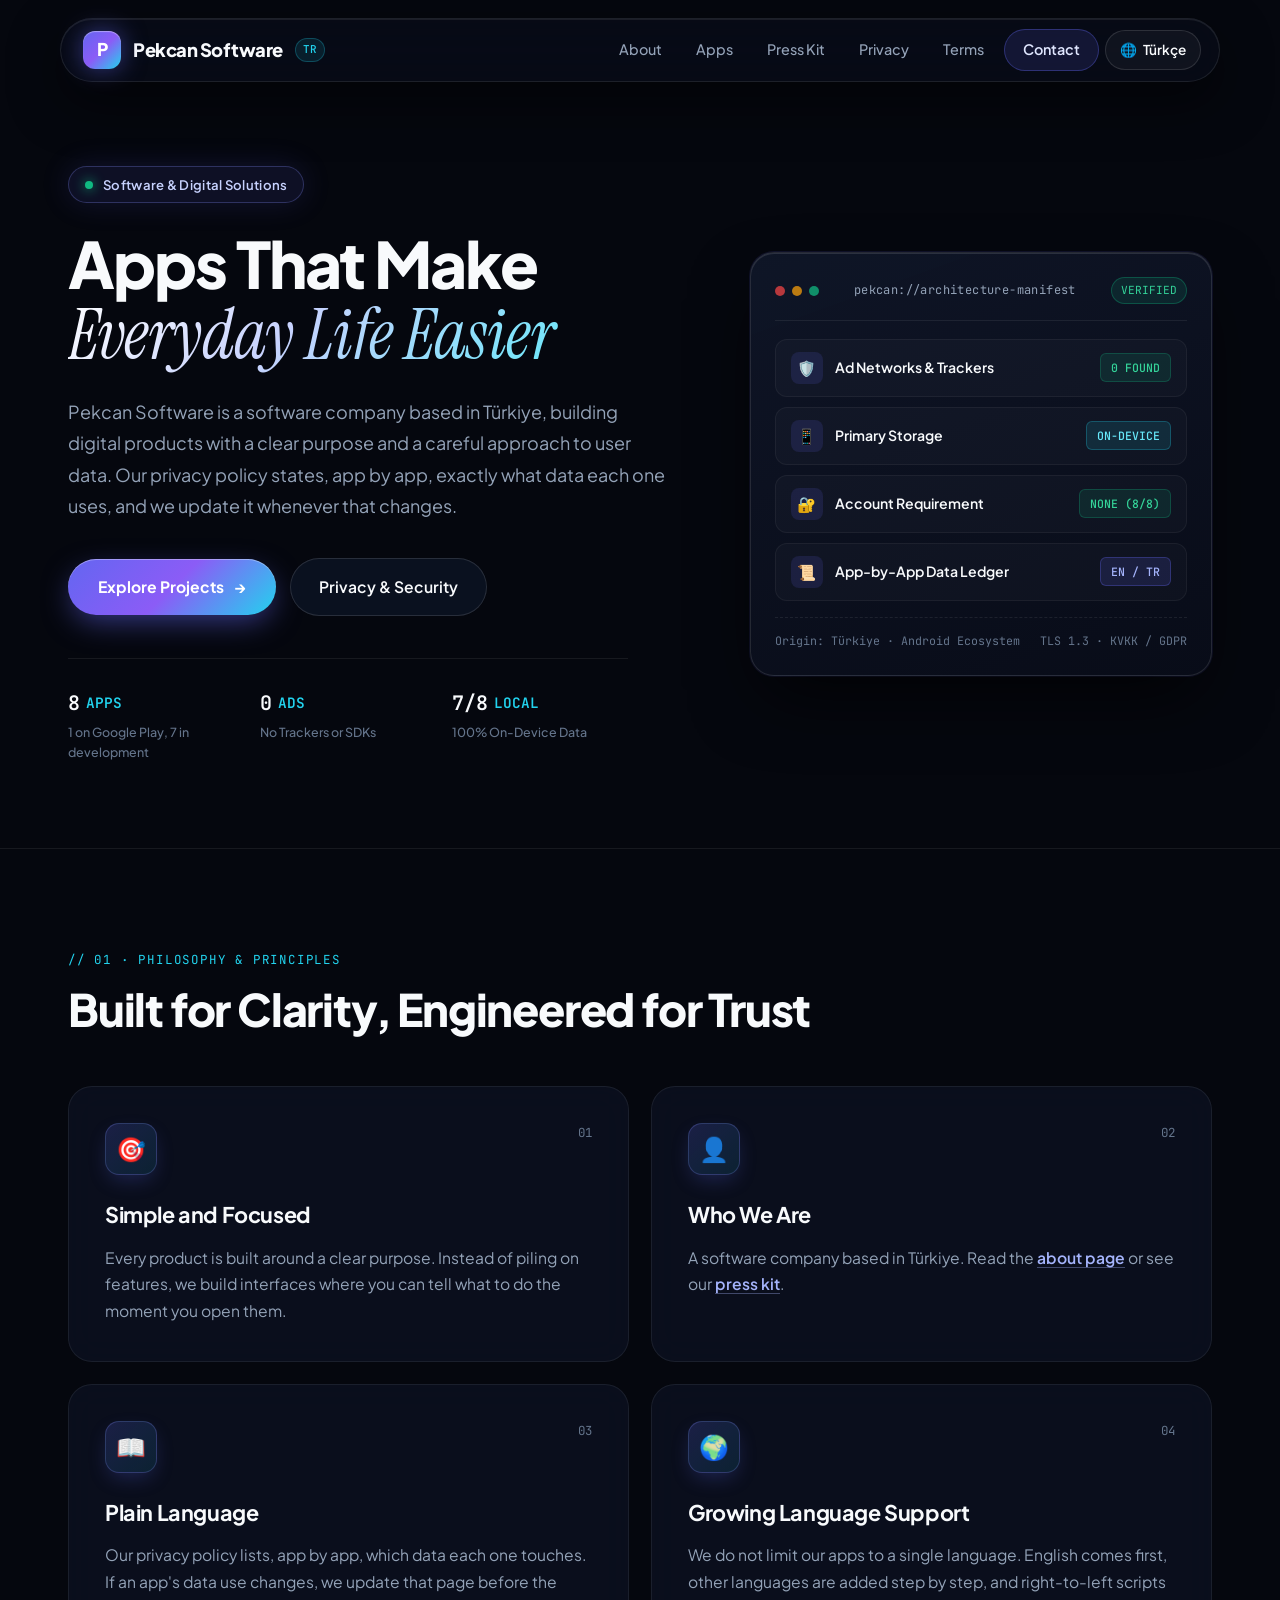
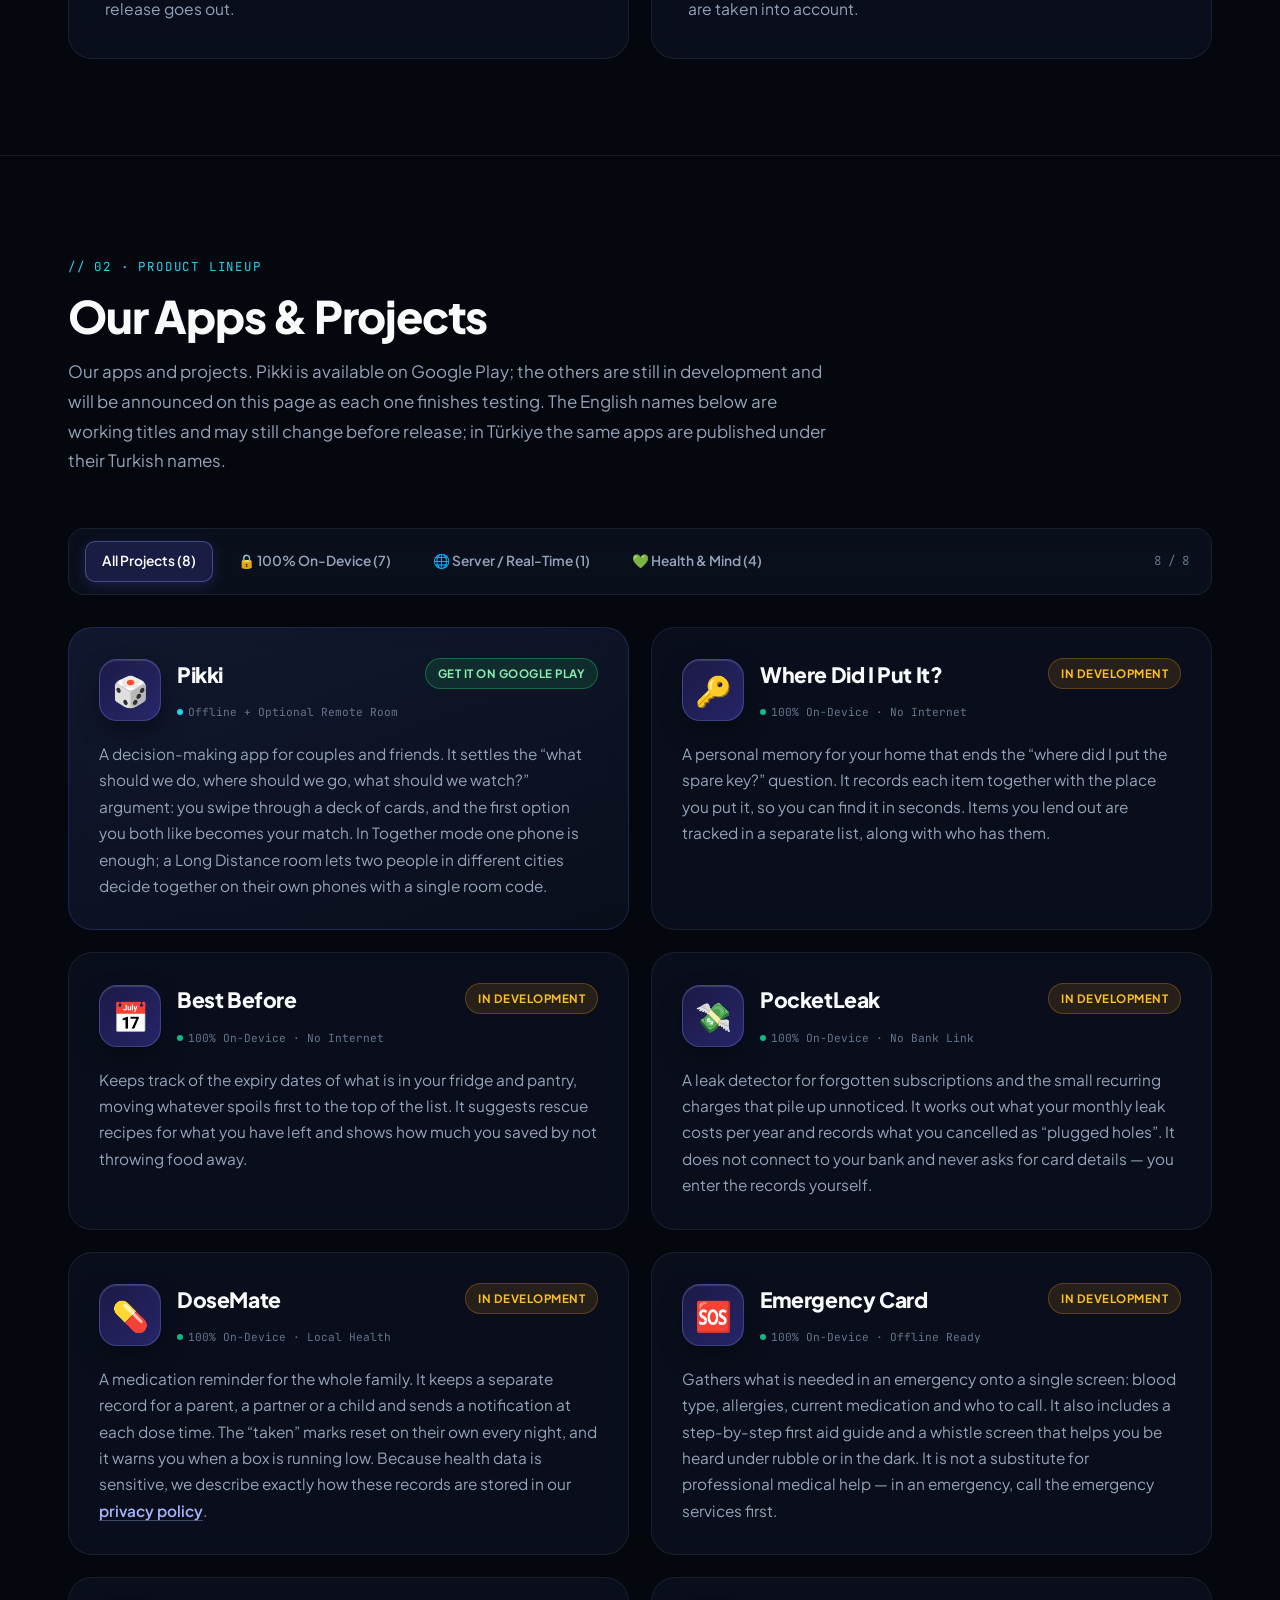
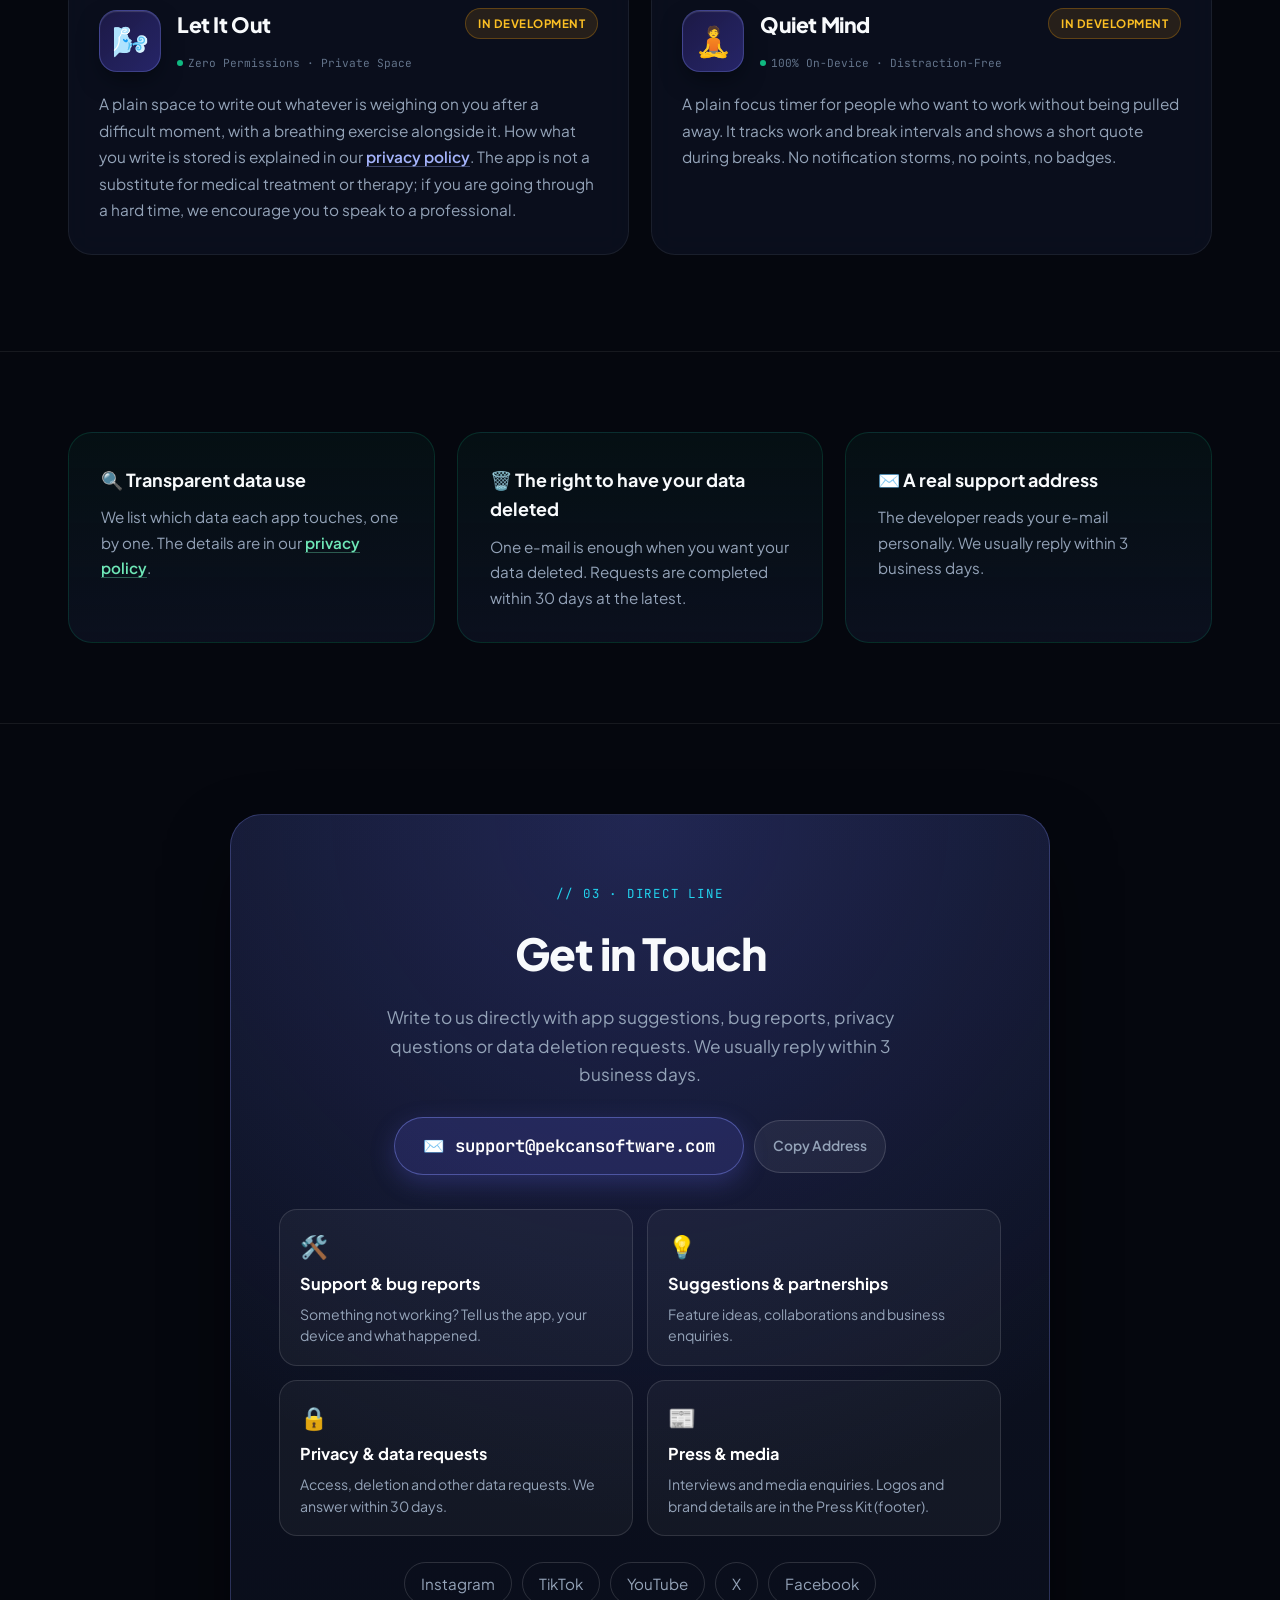
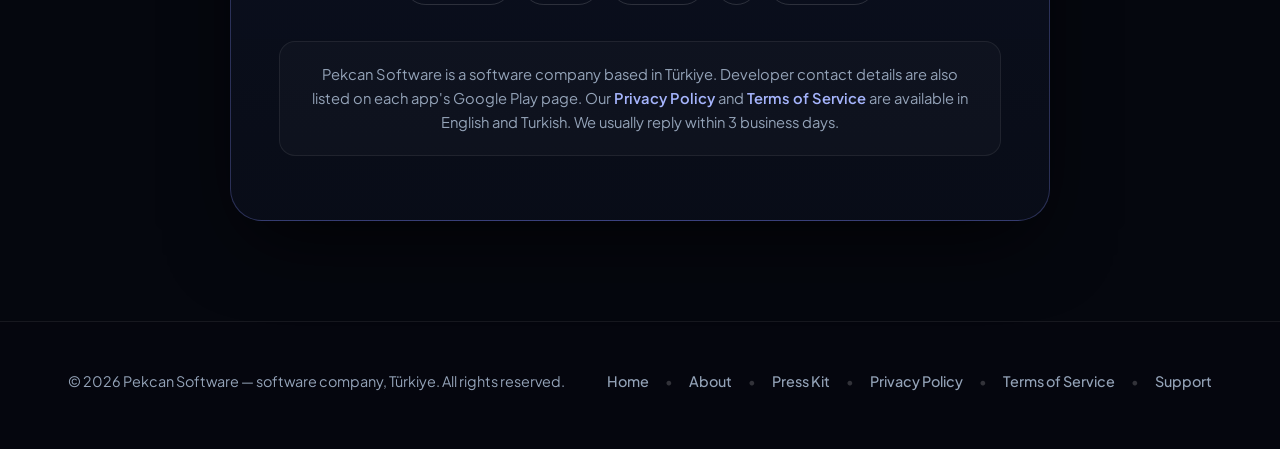
<file: index.html>
<!DOCTYPE html>
<html lang="en" data-lang="en">
<head>
    <meta charset="UTF-8">
    <meta name="viewport" content="width=device-width, initial-scale=1.0">
    <title>Pekcan Software | Software &amp; Digital Products</title>
    <meta name="description" content="Pekcan Software - a software company building digital products that need no account, show no ads and mostly work offline.">
    <meta name="theme-color" content="#05070e">
    <link rel="canonical" href="https://pekcansoftware.com/">
    <link rel="icon" href="data:image/svg+xml,%3Csvg xmlns='http://www.w3.org/2000/svg' viewBox='0 0 64 64'%3E%3Cdefs%3E%3ClinearGradient id='g' x1='0%25' y1='0%25' x2='100%25' y2='100%25'%3E%3Cstop offset='0%25' stop-color='%236366f1'/%3E%3Cstop offset='100%25' stop-color='%2322d3ee'/%3E%3C/linearGradient%3E%3C/defs%3E%3Crect width='64' height='64' rx='16' fill='url(%23g)'/%3E%3Ctext x='32' y='45' font-family='Segoe UI,Arial,sans-serif' font-size='38' font-weight='bold' fill='white' text-anchor='middle'%3EP%3C/text%3E%3C/svg%3E">
    <meta property="og:type" content="website">
    <meta property="og:title" content="Pekcan Software">
    <meta property="og:description" content="A software company building user-focused, privacy-respecting digital products.">
    <meta property="og:url" content="https://pekcansoftware.com/">
    <meta property="og:image" content="https://pekcansoftware.com/assets/og-image.png">
    <meta name="twitter:card" content="summary_large_image">
    <link rel="preconnect" href="https://fonts.googleapis.com">
    <link rel="preconnect" href="https://fonts.gstatic.com" crossorigin>
    <link href="https://fonts.googleapis.com/css2?family=Instrument+Serif:ital@0;1&family=JetBrains+Mono:wght@400;500;600&family=Plus+Jakarta+Sans:wght@400;500;600;700;800&display=swap" rel="stylesheet">
    <style>
        :root {
            --bg-void: #05070e;
            --bg-surface: #0b0f1c;
            --bg-card: rgba(15, 22, 41, 0.58);
            --bg-card-hover: rgba(21, 31, 56, 0.78);
            --border-subtle: rgba(255, 255, 255, 0.07);
            --border-glow: rgba(129, 140, 248, 0.35);
            --text-primary: #f8fafc;
            --text-secondary: #94a3b8;
            --text-muted: #64748b;
            --accent-indigo: #6366f1;
            --accent-cyan: #22d3ee;
            --accent-violet: #a855f7;
            --accent-emerald: #10b981;
            --accent-amber: #f59e0b;
            --gradient-brand: linear-gradient(135deg, #6366f1 0%, #8b5cf6 50%, #22d3ee 100%);
            --gradient-text: linear-gradient(135deg, #ffffff 0%, #c7d2fe 45%, #67e8f9 100%);
            --radius-lg: 24px;
            --radius-md: 16px;
            --radius-sm: 12px;
            --font-sans: 'Plus Jakarta Sans', -apple-system, BlinkMacSystemFont, sans-serif;
            --font-serif: 'Instrument Serif', Georgia, serif;
            --font-mono: 'JetBrains Mono', monospace;
        }

        * {
            margin: 0;
            padding: 0;
            box-sizing: border-box;
        }

        html {
            scroll-behavior: smooth;
            background-color: var(--bg-void);
            color: var(--text-primary);
            font-family: var(--font-sans);
            color-scheme: dark;
        }

        body {
            background-color: var(--bg-void);
            color: var(--text-primary);
            line-height: 1.65;
            overflow-x: hidden;
            position: relative;
            -webkit-font-smoothing: antialiased;
        }

        [id] {
            scroll-margin-top: 100px;
        }

        /* Language Switcher Visibility */
        html[data-lang="en"] .t-tr { display: none !important; }
        html[data-lang="tr"] .t-en { display: none !important; }

        /* Ambient Aurora & Grid Canvas */
        .ambient-canvas {
            position: fixed;
            inset: 0;
            z-index: -2;
            pointer-events: none;
            overflow: hidden;
            background:
                radial-gradient(circle at 15% 10%, rgba(99, 102, 241, 0.16) 0%, transparent 45%),
                radial-gradient(circle at 85% 20%, rgba(34, 211, 238, 0.11) 0%, transparent 45%),
                radial-gradient(circle at 50% 80%, rgba(168, 85, 247, 0.1) 0%, transparent 50%);
        }

        .ambient-grid {
            position: fixed;
            inset: 0;
            z-index: -1;
            pointer-events: none;
            background-image:
                linear-gradient(to right, rgba(255, 255, 255, 0.025) 1px, transparent 1px),
                linear-gradient(to bottom, rgba(255, 255, 255, 0.025) 1px, transparent 1px);
            background-size: 64px 64px;
            mask-image: radial-gradient(ellipse 80% 70% at 50% 25%, #000 30%, transparent 100%);
            -webkit-mask-image: radial-gradient(ellipse 80% 70% at 50% 25%, #000 30%, transparent 100%);
        }

        .aurora-orb {
            position: absolute;
            border-radius: 50%;
            filter: blur(95px);
            opacity: 0.45;
            animation: floatOrb 22s ease-in-out infinite alternate;
        }

        .orb-1 {
            width: 550px;
            height: 550px;
            background: radial-gradient(circle, #6366f1 0%, transparent 70%);
            top: -180px;
            left: 12%;
        }

        .orb-2 {
            width: 480px;
            height: 480px;
            background: radial-gradient(circle, #22d3ee 0%, transparent 70%);
            top: 40px;
            right: 8%;
            animation-delay: -7s;
        }

        .orb-3 {
            width: 600px;
            height: 600px;
            background: radial-gradient(circle, #a855f7 0%, transparent 70%);
            bottom: 10%;
            left: 30%;
            opacity: 0.22;
            animation-delay: -13s;
        }

        @keyframes floatOrb {
            0% { transform: translate(0, 0) scale(1); }
            50% { transform: translate(40px, -30px) scale(1.08); }
            100% { transform: translate(-30px, 25px) scale(0.95); }
        }

        .container {
            max-width: 1200px;
            margin: 0 auto;
            padding: 0 28px;
        }

        /* Floating Pill Navbar */
        .nav-wrapper {
            position: sticky;
            top: 18px;
            z-index: 1000;
            padding: 0 20px;
            margin-bottom: -18px;
        }

        nav {
            max-width: 1160px;
            margin: 0 auto;
            background: rgba(9, 13, 24, 0.72);
            backdrop-filter: blur(20px) saturate(160%);
            -webkit-backdrop-filter: blur(20px) saturate(160%);
            border: 1px solid rgba(255, 255, 255, 0.09);
            border-radius: 999px;
            padding: 10px 18px 10px 22px;
            box-shadow: 0 20px 50px rgba(0, 0, 0, 0.5), inset 0 1px 0 rgba(255, 255, 255, 0.08);
            transition: border-color 0.3s ease, background 0.3s ease;
        }

        nav:hover {
            border-color: rgba(129, 140, 248, 0.24);
        }

        .nav-content {
            display: flex;
            justify-content: space-between;
            align-items: center;
            gap: 16px;
        }

        .logo {
            display: inline-flex;
            align-items: center;
            gap: 12px;
            text-decoration: none;
            color: var(--text-primary);
            font-size: 1.15rem;
            font-weight: 800;
            letter-spacing: -0.5px;
        }

        .logo-badge {
            width: 38px;
            height: 38px;
            background: var(--gradient-brand);
            border-radius: 12px;
            display: flex;
            align-items: center;
            justify-content: center;
            color: #fff;
            font-weight: 800;
            font-size: 1.1rem;
            box-shadow: 0 0 24px rgba(99, 102, 241, 0.5), inset 0 1px 1px rgba(255, 255, 255, 0.4);
            position: relative;
        }

        .logo-sub {
            font-family: var(--font-mono);
            font-size: 0.68rem;
            font-weight: 500;
            color: var(--accent-cyan);
            background: rgba(34, 211, 238, 0.1);
            border: 1px solid rgba(34, 211, 238, 0.25);
            padding: 2px 7px;
            border-radius: 99px;
            letter-spacing: 0.2px;
        }

        .nav-links {
            display: flex;
            gap: 6px;
            align-items: center;
        }

        .nav-links a {
            color: var(--text-secondary);
            text-decoration: none;
            font-weight: 500;
            font-size: 0.9rem;
            padding: 8px 14px;
            border-radius: 99px;
            transition: all 0.2s ease;
        }

        .nav-links a:hover {
            color: var(--text-primary);
            background: rgba(255, 255, 255, 0.05);
        }

        .nav-btn {
            background: rgba(99, 102, 241, 0.14) !important;
            border: 1px solid rgba(99, 102, 241, 0.35);
            color: #e0e7ff !important;
            padding: 8px 18px !important;
            font-weight: 600 !important;
        }

        .nav-btn:hover {
            background: rgba(99, 102, 241, 0.26) !important;
            border-color: rgba(129, 140, 248, 0.6);
            transform: translateY(-1px);
        }

        .lang-btn {
            background: rgba(255, 255, 255, 0.04);
            border: 1px solid rgba(255, 255, 255, 0.12);
            color: var(--text-primary);
            font: inherit;
            font-size: 0.85rem;
            font-weight: 600;
            padding: 8px 14px;
            border-radius: 99px;
            cursor: pointer;
            display: inline-flex;
            align-items: center;
            gap: 6px;
            transition: all 0.2s ease;
        }

        .lang-btn:hover,
        .lang-btn:focus-visible {
            background: rgba(34, 211, 238, 0.12);
            border-color: rgba(34, 211, 238, 0.45);
            outline: none;
        }

        /* Hero Section - Split Architectural Layout */
        .hero {
            padding: 120px 0 85px;
            position: relative;
        }

        .hero-grid {
            display: grid;
            grid-template-columns: 1.15fr 0.85fr;
            gap: 56px;
            align-items: center;
        }

        .tagline-pill {
            display: inline-flex;
            align-items: center;
            gap: 10px;
            background: rgba(99, 102, 241, 0.1);
            border: 1px solid rgba(129, 140, 248, 0.28);
            color: #c7d2fe;
            padding: 7px 16px;
            border-radius: 99px;
            font-size: 0.82rem;
            font-weight: 600;
            letter-spacing: 0.3px;
            margin-bottom: 26px;
            box-shadow: 0 0 30px rgba(99, 102, 241, 0.15);
        }

        .pulse-dot {
            width: 8px;
            height: 8px;
            border-radius: 50%;
            background: var(--accent-emerald);
            box-shadow: 0 0 12px var(--accent-emerald);
            animation: pulseDot 2s infinite;
        }

        @keyframes pulseDot {
            0%, 100% { transform: scale(1); opacity: 1; }
            50% { transform: scale(1.35); opacity: 0.65; }
        }

        .hero h1 {
            font-size: clamp(2.7rem, 5vw, 4.35rem);
            font-weight: 800;
            letter-spacing: -2px;
            line-height: 1.07;
            margin-bottom: 24px;
            color: var(--text-primary);
        }

        .hero h1 .serif-italic {
            font-family: var(--font-serif);
            font-weight: 400;
            font-style: italic;
            letter-spacing: -0.5px;
            font-size: 1.08em;
            background: var(--gradient-text);
            -webkit-background-clip: text;
            -webkit-text-fill-color: transparent;
            padding-right: 6px;
        }

        .hero-lead {
            font-size: 1.125rem;
            color: var(--text-secondary);
            max-width: 600px;
            margin-bottom: 36px;
            line-height: 1.75;
        }

        .hero-actions {
            display: flex;
            gap: 14px;
            align-items: center;
            flex-wrap: wrap;
            margin-bottom: 42px;
        }

        .btn-primary {
            background: var(--gradient-brand);
            color: #ffffff;
            padding: 15px 30px;
            border-radius: 99px;
            text-decoration: none;
            font-weight: 700;
            font-size: 0.98rem;
            display: inline-flex;
            align-items: center;
            gap: 10px;
            box-shadow: 0 10px 30px -5px rgba(99, 102, 241, 0.55), inset 0 1px 0 rgba(255, 255, 255, 0.35);
            transition: all 0.25s cubic-bezier(0.16, 1, 0.3, 1);
        }

        .btn-primary:hover {
            transform: translateY(-3px) scale(1.01);
            box-shadow: 0 16px 38px -5px rgba(34, 211, 238, 0.5), inset 0 1px 0 rgba(255, 255, 255, 0.5);
        }

        .btn-secondary {
            background: rgba(15, 23, 42, 0.65);
            border: 1px solid rgba(255, 255, 255, 0.12);
            color: var(--text-primary);
            padding: 15px 28px;
            border-radius: 99px;
            text-decoration: none;
            font-weight: 600;
            font-size: 0.98rem;
            display: inline-flex;
            align-items: center;
            gap: 8px;
            backdrop-filter: blur(12px);
            transition: all 0.25s ease;
        }

        .btn-secondary:hover {
            background: rgba(255, 255, 255, 0.08);
            border-color: rgba(255, 255, 255, 0.25);
            transform: translateY(-2px);
        }

        /* Hero Telemetry Strip */
        .hero-telemetry {
            display: grid;
            grid-template-columns: repeat(3, 1fr);
            gap: 16px;
            padding-top: 28px;
            border-top: 1px solid var(--border-subtle);
            max-width: 560px;
        }

        .telemetry-item {
            display: flex;
            flex-direction: column;
            gap: 2px;
        }

        .telemetry-val {
            font-family: var(--font-mono);
            font-size: 1.25rem;
            font-weight: 600;
            color: var(--text-primary);
            display: flex;
            align-items: center;
            gap: 6px;
        }

        .telemetry-val span {
            color: var(--accent-cyan);
            font-size: 0.9rem;
        }

        .telemetry-lbl {
            font-size: 0.78rem;
            color: var(--text-muted);
            font-weight: 500;
        }

        /* Interactive Sanctuary Architecture Console (Right Column of Hero) */
        .hero-visual {
            position: relative;
        }

        .sanctuary-console {
            background: linear-gradient(160deg, rgba(17, 24, 43, 0.85) 0%, rgba(9, 13, 25, 0.92) 100%);
            border: 1px solid rgba(255, 255, 255, 0.11);
            border-radius: var(--radius-lg);
            padding: 24px;
            box-shadow:
                0 30px 70px -15px rgba(0, 0, 0, 0.75),
                0 0 0 1px rgba(99, 102, 241, 0.12),
                inset 0 1px 0 rgba(255, 255, 255, 0.12);
            position: relative;
            overflow: hidden;
        }

        .sanctuary-console::before {
            content: '';
            position: absolute;
            top: -50%;
            right: -50%;
            width: 300px;
            height: 300px;
            background: radial-gradient(circle, rgba(34, 211, 238, 0.15), transparent 70%);
            pointer-events: none;
        }

        .console-header {
            display: flex;
            justify-content: space-between;
            align-items: center;
            padding-bottom: 16px;
            margin-bottom: 18px;
            border-bottom: 1px solid var(--border-subtle);
        }

        .console-dots {
            display: flex;
            gap: 7px;
        }

        .console-dots span {
            width: 10px;
            height: 10px;
            border-radius: 50%;
            background: rgba(255, 255, 255, 0.15);
        }

        .console-dots span:nth-child(1) { background: #ef4444; opacity: 0.75; }
        .console-dots span:nth-child(2) { background: #f59e0b; opacity: 0.75; }
        .console-dots span:nth-child(3) { background: #10b981; opacity: 0.75; }

        .console-title {
            font-family: var(--font-mono);
            font-size: 0.75rem;
            color: var(--text-secondary);
            letter-spacing: 0.4px;
        }

        .console-badge {
            font-family: var(--font-mono);
            font-size: 0.7rem;
            color: #34d399;
            background: rgba(16, 185, 129, 0.12);
            border: 1px solid rgba(16, 185, 129, 0.3);
            padding: 3px 9px;
            border-radius: 99px;
        }

        .console-rows {
            display: flex;
            flex-direction: column;
            gap: 10px;
        }

        .console-row {
            display: flex;
            justify-content: space-between;
            align-items: center;
            padding: 12px 15px;
            background: rgba(255, 255, 255, 0.025);
            border: 1px solid rgba(255, 255, 255, 0.05);
            border-radius: 12px;
            transition: all 0.25s ease;
        }

        .console-row:hover {
            background: rgba(99, 102, 241, 0.08);
            border-color: rgba(99, 102, 241, 0.28);
            transform: translateX(4px);
        }

        .console-row-left {
            display: flex;
            align-items: center;
            gap: 12px;
            font-size: 0.88rem;
            font-weight: 600;
            color: var(--text-primary);
        }

        .console-row-icon {
            width: 32px;
            height: 32px;
            border-radius: 8px;
            background: rgba(99, 102, 241, 0.14);
            display: flex;
            align-items: center;
            justify-content: center;
            font-size: 0.95rem;
        }

        .console-pill {
            font-family: var(--font-mono);
            font-size: 0.72rem;
            padding: 4px 10px;
            border-radius: 6px;
            font-weight: 500;
        }

        .pill-emerald {
            background: rgba(16, 185, 129, 0.12);
            color: #34d399;
            border: 1px solid rgba(16, 185, 129, 0.25);
        }

        .pill-cyan {
            background: rgba(34, 211, 238, 0.12);
            color: #67e8f9;
            border: 1px solid rgba(34, 211, 238, 0.25);
        }

        .pill-indigo {
            background: rgba(99, 102, 241, 0.15);
            color: #a5b4fc;
            border: 1px solid rgba(99, 102, 241, 0.3);
        }

        .console-footer {
            margin-top: 16px;
            padding-top: 14px;
            border-top: 1px dashed rgba(255, 255, 255, 0.08);
            display: flex;
            justify-content: space-between;
            align-items: center;
            font-family: var(--font-mono);
            font-size: 0.73rem;
            color: var(--text-muted);
        }

        /* Section Styling */
        .section {
            padding: 96px 0;
            position: relative;
            border-top: 1px solid var(--border-subtle);
        }

        .section-eyebrow {
            font-family: var(--font-mono);
            font-size: 0.78rem;
            text-transform: uppercase;
            letter-spacing: 1.8px;
            color: var(--accent-cyan);
            margin-bottom: 12px;
            display: inline-block;
        }

        .section-header {
            max-width: 760px;
            margin-bottom: 52px;
        }

        .section-header h2 {
            font-size: clamp(2rem, 3.5vw, 2.85rem);
            font-weight: 800;
            letter-spacing: -1.2px;
            line-height: 1.15;
            margin-bottom: 16px;
        }

        .section-header p {
            color: var(--text-secondary);
            font-size: 1.06rem;
            line-height: 1.75;
        }

        /* Bento Grid for Values / About */
        .bento-values {
            display: grid;
            grid-template-columns: repeat(12, 1fr);
            gap: 22px;
        }

        .bento-card {
            grid-column: span 6;
            background: var(--bg-card);
            backdrop-filter: blur(16px);
            -webkit-backdrop-filter: blur(16px);
            border: 1px solid var(--border-subtle);
            border-radius: var(--radius-lg);
            padding: 36px;
            position: relative;
            overflow: hidden;
            transition: transform 0.3s cubic-bezier(0.16, 1, 0.3, 1), border-color 0.3s ease, background 0.3s ease;
        }

        /* Mouse Spotlight Effect on Cards */
        .spotlight-card::before {
            content: '';
            position: absolute;
            inset: 0;
            background: radial-gradient(500px circle at var(--mouse-x, 50%) var(--mouse-y, 50%), rgba(99, 102, 241, 0.13), transparent 40%);
            opacity: 0;
            transition: opacity 0.35s ease;
            pointer-events: none;
        }

        .spotlight-card:hover::before {
            opacity: 1;
        }

        .bento-card:hover {
            border-color: var(--border-glow);
            background: var(--bg-card-hover);
            transform: translateY(-4px);
        }

        .bento-top {
            display: flex;
            justify-content: space-between;
            align-items: flex-start;
            margin-bottom: 22px;
        }

        .card-icon {
            width: 52px;
            height: 52px;
            border-radius: 14px;
            background: linear-gradient(135deg, rgba(99, 102, 241, 0.2), rgba(34, 211, 238, 0.1));
            border: 1px solid rgba(129, 140, 248, 0.25);
            display: flex;
            align-items: center;
            justify-content: center;
            font-size: 1.5rem;
            box-shadow: 0 8px 20px -4px rgba(99, 102, 241, 0.25);
        }

        .card-num {
            font-family: var(--font-mono);
            font-size: 0.78rem;
            color: var(--text-muted);
        }

        .bento-card h3 {
            font-size: 1.35rem;
            font-weight: 700;
            letter-spacing: -0.4px;
            margin-bottom: 12px;
            color: var(--text-primary);
        }

        .bento-card p {
            color: var(--text-secondary);
            font-size: 0.98rem;
            line-height: 1.7;
        }

        .bento-card a {
            color: #a5b4fc;
            text-decoration: none;
            font-weight: 600;
            border-bottom: 1px solid rgba(165, 180, 252, 0.35);
            transition: color 0.2s, border-color 0.2s;
        }

        .bento-card a:hover {
            color: var(--accent-cyan);
            border-color: var(--accent-cyan);
        }

        /* Interactive Filter Bar for Apps Showcase */
        .showcase-toolbar {
            display: flex;
            justify-content: space-between;
            align-items: center;
            flex-wrap: wrap;
            gap: 16px;
            margin-bottom: 32px;
            padding: 12px 16px;
            background: rgba(15, 22, 41, 0.55);
            border: 1px solid var(--border-subtle);
            border-radius: 16px;
            backdrop-filter: blur(12px);
        }

        .filter-group {
            display: flex;
            flex-wrap: wrap;
            gap: 8px;
        }

        .filter-btn {
            background: transparent;
            border: 1px solid transparent;
            color: var(--text-secondary);
            font: inherit;
            font-size: 0.86rem;
            font-weight: 600;
            padding: 8px 16px;
            border-radius: 10px;
            cursor: pointer;
            transition: all 0.2s ease;
            display: inline-flex;
            align-items: center;
            gap: 7px;
        }

        .filter-btn:hover {
            color: var(--text-primary);
            background: rgba(255, 255, 255, 0.04);
        }

        .filter-btn.active {
            background: rgba(99, 102, 241, 0.18);
            border-color: rgba(129, 140, 248, 0.4);
            color: #ffffff;
            box-shadow: 0 4px 14px rgba(99, 102, 241, 0.2);
        }

        .filter-count {
            font-family: var(--font-mono);
            font-size: 0.78rem;
            color: var(--text-muted);
            padding-right: 6px;
        }

        /* Apps Grid Showcase */
        .apps-grid {
            display: grid;
            grid-template-columns: repeat(2, 1fr);
            gap: 22px;
        }

        .app-card {
            background: var(--bg-card);
            backdrop-filter: blur(14px);
            -webkit-backdrop-filter: blur(14px);
            border: 1px solid var(--border-subtle);
            border-radius: var(--radius-lg);
            padding: 30px;
            display: flex;
            flex-direction: column;
            gap: 18px;
            position: relative;
            overflow: hidden;
            transition: all 0.3s cubic-bezier(0.16, 1, 0.3, 1);
        }

        .app-card.featured {
            grid-column: span 1;
            border-color: rgba(99, 102, 241, 0.22);
            background: linear-gradient(160deg, rgba(22, 31, 58, 0.72) 0%, rgba(13, 19, 36, 0.65) 100%);
        }

        .app-card:hover {
            border-color: rgba(129, 140, 248, 0.42);
            transform: translateY(-5px);
            box-shadow: 0 22px 45px -15px rgba(0, 0, 0, 0.65);
        }

        .app-card.hidden-card {
            display: none !important;
        }

        .app-card-top {
            display: flex;
            justify-content: space-between;
            align-items: flex-start;
            gap: 16px;
        }

        .app-identity {
            display: flex;
            align-items: center;
            gap: 16px;
        }

        .app-icon {
            width: 62px;
            height: 62px;
            border-radius: 18px;
            background: linear-gradient(135deg, rgba(30, 27, 75, 0.9) 0%, rgba(49, 46, 129, 0.75) 100%);
            border: 1px solid rgba(129, 140, 248, 0.32);
            display: flex;
            align-items: center;
            justify-content: center;
            font-size: 1.85rem;
            flex-shrink: 0;
            box-shadow: 0 10px 25px -5px rgba(0, 0, 0, 0.5), inset 0 1px 1px rgba(255, 255, 255, 0.15);
        }

        .app-title-group h4 {
            font-size: 1.32rem;
            font-weight: 800;
            letter-spacing: -0.4px;
            color: var(--text-primary);
            margin-bottom: 4px;
        }

        .app-arch-badge {
            font-family: var(--font-mono);
            font-size: 0.7rem;
            display: inline-flex;
            align-items: center;
            gap: 5px;
            color: var(--text-muted);
        }

        .app-arch-badge .dot-offline {
            width: 6px;
            height: 6px;
            border-radius: 50%;
            background: var(--accent-emerald);
        }

        .app-arch-badge .dot-hybrid {
            width: 6px;
            height: 6px;
            border-radius: 50%;
            background: var(--accent-cyan);
        }

        .badge-soon {
            display: inline-flex;
            align-items: center;
            gap: 6px;
            background: rgba(245, 158, 11, 0.12);
            border: 1px solid rgba(245, 158, 11, 0.28);
            color: #fbbf24;
            padding: 5px 12px;
            border-radius: 99px;
            font-size: 0.72rem;
            font-weight: 700;
            text-transform: uppercase;
            letter-spacing: 0.5px;
            white-space: nowrap;
        }

        /* Google Play'de yayinda olan uygulama rozeti (2026-11-14) */
        .badge-live {
            display: inline-flex;
            align-items: center;
            gap: 6px;
            background: rgba(34, 197, 94, 0.14);
            border: 1px solid rgba(34, 197, 94, 0.4);
            color: #86efac;
            padding: 5px 12px;
            border-radius: 99px;
            font-size: 0.72rem;
            font-weight: 700;
            text-transform: uppercase;
            letter-spacing: 0.5px;
            white-space: nowrap;
            text-decoration: none;
            transition: background 0.2s, border-color 0.2s;
        }

        .badge-live:hover {
            background: rgba(34, 197, 94, 0.24);
            border-color: rgba(34, 197, 94, 0.7);
        }

        .app-info p {
            color: var(--text-secondary);
            font-size: 0.96rem;
            line-height: 1.72;
        }

        .app-info a {
            color: #a5b4fc;
            text-decoration: none;
            font-weight: 600;
            border-bottom: 1px solid rgba(165, 180, 252, 0.35);
        }

        .app-info a:hover {
            color: var(--accent-cyan);
            border-color: var(--accent-cyan);
        }

        /* Trust Section */
        .trust {
            padding: 80px 0;
            border-top: 1px solid var(--border-subtle);
        }

        .trust-grid {
            display: grid;
            grid-template-columns: repeat(3, 1fr);
            gap: 22px;
        }

        .trust-item {
            padding: 32px;
            background: linear-gradient(180deg, rgba(16, 185, 129, 0.05) 0%, rgba(15, 22, 41, 0.6) 100%);
            border: 1px solid rgba(16, 185, 129, 0.18);
            border-radius: var(--radius-lg);
            position: relative;
            transition: transform 0.25s ease, border-color 0.25s ease;
        }

        .trust-item:hover {
            transform: translateY(-4px);
            border-color: rgba(16, 185, 129, 0.4);
        }

        .trust-item h4 {
            font-size: 1.12rem;
            font-weight: 700;
            margin-bottom: 10px;
            color: var(--text-primary);
        }

        .trust-item p {
            color: var(--text-secondary);
            font-size: 0.95rem;
            line-height: 1.68;
        }

        .trust-item a {
            color: #6ee7b7;
            text-decoration: none;
            font-weight: 600;
            border-bottom: 1px solid rgba(110, 231, 183, 0.35);
        }

        /* Contact Section */
        .contact {
            padding: 90px 0 100px;
            border-top: 1px solid var(--border-subtle);
        }

        .contact-box {
            background:
                radial-gradient(circle at 50% 0%, rgba(99, 102, 241, 0.22), transparent 65%),
                linear-gradient(180deg, rgba(17, 24, 43, 0.85) 0%, rgba(9, 13, 25, 0.95) 100%);
            border: 1px solid rgba(129, 140, 248, 0.28);
            border-radius: 32px;
            padding: 64px 48px;
            max-width: 820px;
            margin: 0 auto;
            text-align: center;
            box-shadow: 0 30px 80px -20px rgba(0, 0, 0, 0.8);
            position: relative;
            overflow: hidden;
        }

        .contact-box h2 {
            font-size: clamp(2rem, 3.5vw, 2.75rem);
            font-weight: 800;
            letter-spacing: -1px;
            margin-bottom: 14px;
        }

        .contact-box > p {
            color: var(--text-secondary);
            font-size: 1.08rem;
            max-width: 560px;
            margin: 0 auto 28px;
        }

        .contact-actions {
            display: inline-flex;
            align-items: center;
            gap: 10px;
            flex-wrap: wrap;
            justify-content: center;
        }

        .contact-email {
            display: inline-flex;
            align-items: center;
            gap: 10px;
            font-family: var(--font-mono);
            font-size: 1.08rem;
            font-weight: 600;
            color: #ffffff;
            text-decoration: none;
            padding: 14px 28px;
            background: rgba(99, 102, 241, 0.18);
            border-radius: 99px;
            border: 1px solid rgba(129, 140, 248, 0.45);
            box-shadow: 0 8px 25px rgba(99, 102, 241, 0.25);
            transition: all 0.25s ease;
        }

        .contact-email:hover {
            background: rgba(99, 102, 241, 0.32);
            border-color: var(--accent-cyan);
            transform: translateY(-2px);
        }

        .contact-cards {
            display: grid;
            grid-template-columns: repeat(2, 1fr);
            gap: 14px;
            margin: 34px 0 6px;
            text-align: left;
        }

        .contact-card {
            display: flex;
            flex-direction: column;
            gap: 6px;
            padding: 18px 20px;
            border-radius: 18px;
            background: rgba(255, 255, 255, 0.04);
            border: 1px solid rgba(255, 255, 255, 0.12);
            color: #ffffff;
            text-decoration: none;
            transition: all 0.25s ease;
        }

        .contact-card:hover {
            background: rgba(99, 102, 241, 0.16);
            border-color: rgba(129, 140, 248, 0.55);
            transform: translateY(-2px);
        }

        .contact-card .cc-ico { font-size: 1.4rem; }
        .contact-card strong { font-size: 1.02rem; }
        .contact-card small { color: var(--text-secondary); font-size: 0.88rem; line-height: 1.5; }

        .contact-social {
            display: flex;
            flex-wrap: wrap;
            justify-content: center;
            gap: 10px;
            margin: 26px 0 22px;
        }

        .contact-social a {
            color: var(--text-secondary);
            text-decoration: none;
            font-size: 0.95rem;
            padding: 8px 16px;
            border-radius: 99px;
            border: 1px solid rgba(255, 255, 255, 0.14);
            transition: all 0.2s ease;
        }

        .contact-social a:hover { color: #ffffff; border-color: rgba(129, 140, 248, 0.6); }

        @media (max-width: 620px) {
            .contact-cards { grid-template-columns: 1fr; }
        }

        .copy-btn {
            background: rgba(255, 255, 255, 0.06);
            border: 1px solid rgba(255, 255, 255, 0.14);
            color: var(--text-secondary);
            padding: 14px 18px;
            border-radius: 99px;
            cursor: pointer;
            font: inherit;
            font-size: 0.86rem;
            font-weight: 600;
            transition: all 0.2s ease;
        }

        .copy-btn:hover {
            color: var(--text-primary);
            background: rgba(255, 255, 255, 0.12);
        }

        .en-block {
            margin-top: 36px;
            padding: 20px 26px;
            border: 1px solid var(--border-subtle);
            border-radius: 16px;
            background: rgba(255, 255, 255, 0.025);
            font-size: 0.92rem;
            color: var(--text-secondary);
            text-align: center;
        }

        .en-block a {
            color: #a5b4fc;
            text-decoration: none;
            font-weight: 600;
        }

        /* Footer */
        footer {
            border-top: 1px solid var(--border-subtle);
            padding: 48px 0 56px;
            color: var(--text-secondary);
            font-size: 0.9rem;
            background: rgba(5, 7, 14, 0.8);
        }

        .footer-inner {
            display: flex;
            justify-content: space-between;
            align-items: center;
            flex-wrap: wrap;
            gap: 20px;
        }

        .footer-links {
            display: flex;
            flex-wrap: wrap;
            align-items: center;
            gap: 16px;
        }

        .footer-links a {
            color: var(--text-secondary);
            text-decoration: none;
            font-weight: 500;
            transition: color 0.2s ease;
        }

        .footer-links a:hover {
            color: var(--text-primary);
        }

        .footer-links span {
            color: rgba(255, 255, 255, 0.18);
        }

        /* Responsive */
        @media (max-width: 980px) {
            .hero-grid {
                grid-template-columns: 1fr;
                gap: 40px;
            }
            .apps-grid {
                grid-template-columns: 1fr;
            }
            .trust-grid {
                grid-template-columns: 1fr;
            }
            .bento-card {
                grid-column: span 12;
            }
        }

        @media (max-width: 768px) {
            .container {
                padding: 0 18px;
            }
            .nav-wrapper {
                position: static;
                padding: 12px 14px 0;
                margin-bottom: 0;
            }
            nav {
                border-radius: 22px;
                padding: 14px 16px;
            }
            .nav-content {
                flex-direction: column;
                gap: 12px;
            }
            .nav-links {
                flex-wrap: wrap;
                justify-content: center;
                gap: 6px 8px;
            }
            .nav-links a {
                font-size: 0.84rem;
                padding: 6px 11px;
            }
            .hero {
                padding: 44px 0 56px;
            }
            .hero h1 {
                font-size: 2.35rem;
                letter-spacing: -1px;
            }
            .hero-actions a {
                flex: 1 1 100%;
                justify-content: center;
            }
            .hero-telemetry {
                grid-template-columns: repeat(3, 1fr);
                gap: 10px;
            }
            .section {
                padding: 56px 0;
            }
            .bento-card,
            .app-card,
            .trust-item {
                padding: 24px 20px;
            }
            .app-card-top {
                flex-direction: column-reverse;
                align-items: flex-start;
                gap: 12px;
            }
            .contact-box {
                padding: 36px 22px;
                border-radius: 24px;
            }
            .contact-email {
                font-size: 0.92rem;
                word-break: break-all;
                padding: 12px 20px;
            }
            .footer-inner {
                flex-direction: column;
                text-align: center;
            }
            .footer-links {
                justify-content: center;
            }
            .footer-links span {
                display: none;
            }
        }
    </style>
</head>
<body>

    <!-- Ambient Background Architecture -->
    <div class="ambient-canvas" aria-hidden="true">
        <div class="aurora-orb orb-1"></div>
        <div class="aurora-orb orb-2"></div>
        <div class="aurora-orb orb-3"></div>
    </div>
    <div class="ambient-grid" aria-hidden="true"></div>

    <!-- Floating Navigation -->
    <div class="nav-wrapper">
        <nav>
            <div class="nav-content">
                <a href="index.html" class="logo">
                    <div class="logo-badge">P</div>
                    <span>Pekcan Software</span>
                    <span class="logo-sub">TR</span>
                </a>
                <div class="nav-links">
                    <a href="#about" class="t-en">About</a>
                    <a href="#about" class="t-tr">Hakkımızda</a>
                    <a href="#apps" class="t-en">Apps</a>
                    <a href="#apps" class="t-tr">Uygulamalar</a>
                    <a href="press.html" class="t-en">Press Kit</a>
                    <a href="press.html" class="t-tr">Basın Kiti</a>
                    <a href="privacy.html" class="t-en">Privacy</a>
                    <a href="privacy.html" class="t-tr">Gizlilik</a>
                    <a href="terms.html" class="t-en">Terms</a>
                    <a href="terms.html" class="t-tr">Kullanım Şartları</a>
                    <a href="#contact" class="nav-btn t-en">Contact</a>
                    <a href="#contact" class="nav-btn t-tr">İletişim</a>
                    <button type="button" id="langBtn" class="lang-btn" aria-label="Change language / Dili değiştir">
                        <span aria-hidden="true">🌐</span><span id="langBtnText">Türkçe</span>
                    </button>
                </div>
            </div>
        </nav>
    </div>

    <!-- Hero Section -->
    <section class="hero">
        <div class="container">
            <div class="hero-grid">
                <div class="hero-copy">
                    <div class="tagline-pill t-en">
                        <span class="pulse-dot"></span> Software &amp; Digital Solutions
                    </div>
                    <div class="tagline-pill t-tr">
                        <span class="pulse-dot"></span> Yazılım ve Dijital Çözümler
                    </div>

                    <h1 class="t-en">Apps That Make<br><span class="serif-italic">Everyday Life Easier</span></h1>
                    <h1 class="t-tr">Günlük Hayatı<br><span class="serif-italic">Kolaylaştıran Uygulamalar</span></h1>

                    <p class="hero-lead t-en">Pekcan Software is a software company based in Türkiye, building digital products with a clear purpose and a careful approach to user data. Our privacy policy states, app by app, exactly what data each one uses, and we update it whenever that changes.</p>
                    <p class="hero-lead t-tr">Pekcan Software, Türkiye merkezli bir yazılım şirketidir; net bir amacı olan ve kullanıcı verisine özenle yaklaşan dijital ürünler geliştirir. Her ürünün hangi veriyi nasıl kullandığını gizlilik politikamızda açıkça yazar, değiştiğinde güncelleriz.</p>

                    <div class="hero-actions">
                        <a href="#apps" class="btn-primary t-en">Explore Projects <span>→</span></a>
                        <a href="#apps" class="btn-primary t-tr">Projeleri İncele <span>→</span></a>
                        <a href="privacy.html" class="btn-secondary t-en">Privacy &amp; Security</a>
                        <a href="privacy.html" class="btn-secondary t-tr">Gizlilik &amp; Güvenlik</a>
                    </div>

                    <div class="hero-telemetry">
                        <div class="telemetry-item">
                            <div class="telemetry-val">8 <span>APPS</span></div>
                            <div class="telemetry-lbl t-en">1 on Google Play, 7 in development</div>
                            <div class="telemetry-lbl t-tr">1'i Google Play'de, 7'si geliştirmede</div>
                        </div>
                        <div class="telemetry-item">
                            <div class="telemetry-val">0 <span>ADS</span></div>
                            <div class="telemetry-lbl t-en">No Trackers or SDKs</div>
                            <div class="telemetry-lbl t-tr">Reklam &amp; İzleyici Yok</div>
                        </div>
                        <div class="telemetry-item">
                            <div class="telemetry-val">7/8 <span>LOCAL</span></div>
                            <div class="telemetry-lbl t-en">100% On-Device Data</div>
                            <div class="telemetry-lbl t-tr">Tamamen Cihaz İçi</div>
                        </div>
                    </div>
                </div>

                <!-- Architectural Privacy & Purpose Console -->
                <div class="hero-visual">
                    <div class="sanctuary-console spotlight-card">
                        <div class="console-header">
                            <div class="console-dots">
                                <span></span><span></span><span></span>
                            </div>
                            <div class="console-title">pekcan://architecture-manifest</div>
                            <div class="console-badge t-en">VERIFIED</div>
                            <div class="console-badge t-tr">DOĞRULANDI</div>
                        </div>

                        <div class="console-rows">
                            <div class="console-row">
                                <div class="console-row-left">
                                    <div class="console-row-icon">🛡️</div>
                                    <div>
                                        <div class="t-en">Ad Networks &amp; Trackers</div>
                                        <div class="t-tr">Reklam Ağları &amp; İzleyiciler</div>
                                    </div>
                                </div>
                                <span class="console-pill pill-emerald">0 FOUND</span>
                            </div>

                            <div class="console-row">
                                <div class="console-row-left">
                                    <div class="console-row-icon">📱</div>
                                    <div>
                                        <div class="t-en">Primary Storage</div>
                                        <div class="t-tr">Birincil Depolama</div>
                                    </div>
                                </div>
                                <span class="console-pill pill-cyan t-en">ON-DEVICE</span>
                                <span class="console-pill pill-cyan t-tr">CİHAZ İÇİ</span>
                            </div>

                            <div class="console-row">
                                <div class="console-row-left">
                                    <div class="console-row-icon">🔐</div>
                                    <div>
                                        <div class="t-en">Account Requirement</div>
                                        <div class="t-tr">Hesap Zorunluluğu</div>
                                    </div>
                                </div>
                                <span class="console-pill pill-emerald t-en">NONE (8/8)</span>
                                <span class="console-pill pill-emerald t-tr">YOK (8/8)</span>
                            </div>

                            <div class="console-row">
                                <div class="console-row-left">
                                    <div class="console-row-icon">📜</div>
                                    <div>
                                        <div class="t-en">App-by-App Data Ledger</div>
                                        <div class="t-tr">Uygulama Bazlı Veri Kaydı</div>
                                    </div>
                                </div>
                                <span class="console-pill pill-indigo">EN / TR</span>
                            </div>
                        </div>

                        <div class="console-footer">
                            <span class="t-en">Origin: Türkiye · Android Ecosystem</span>
                            <span class="t-tr">Merkez: Türkiye · Android Ekosistemi</span>
                            <span>TLS 1.3 · KVKK / GDPR</span>
                        </div>
                    </div>
                </div>
            </div>
        </div>
    </section>

    <!-- Values / About Bento Section -->
    <section class="section" id="about">
        <div class="container">
            <div class="section-header">
                <span class="section-eyebrow t-en">// 01 · PHILOSOPHY &amp; PRINCIPLES</span>
                <span class="section-eyebrow t-tr">// 01 · FELSEFE &amp; İLKELER</span>
                <h2 class="t-en">Built for Clarity, Engineered for Trust</h2>
                <h2 class="t-tr">Netlik İçin Tasarlandı, Güven İçin Üretildi</h2>
            </div>

            <div class="bento-values">
                <div class="bento-card spotlight-card">
                    <div class="bento-top">
                        <div class="card-icon">🎯</div>
                        <span class="card-num">01</span>
                    </div>
                    <h3 class="t-en">Simple and Focused</h3>
                    <h3 class="t-tr">Sade ve Odaklı</h3>
                    <p class="t-en">Every product is built around a clear purpose. Instead of piling on features, we build interfaces where you can tell what to do the moment you open them.</p>
                    <p class="t-tr">Her ürün net bir amaç etrafında tasarlanır. Gereksiz özellik yığmak yerine, açtığınızda ne yapacağını hemen anladığınız arayüzler kurmayı tercih ediyoruz.</p>
                </div>

                <div class="bento-card spotlight-card">
                    <div class="bento-top">
                        <div class="card-icon">👤</div>
                        <span class="card-num">02</span>
                    </div>
                    <h3 class="t-en">Who We Are</h3>
                    <h3 class="t-tr">Biz Kimiz</h3>
                    <p class="t-en">A software company based in Türkiye. Read the <a href="about.html">about page</a> or see our <a href="press.html">press kit</a>.</p>
                    <p class="t-tr">Türkiye merkezli bir yazılım şirketi. <a href="about.html">Hakkımızda sayfasını</a> okuyun ya da <a href="press.html">basın kitimize</a> göz atın.</p>
                </div>

                <div class="bento-card spotlight-card">
                    <div class="bento-top">
                        <div class="card-icon">📖</div>
                        <span class="card-num">03</span>
                    </div>
                    <h3 class="t-en">Plain Language</h3>
                    <h3 class="t-tr">Açık Anlatım</h3>
                    <p class="t-en">Our privacy policy lists, app by app, which data each one touches. If an app's data use changes, we update that page before the release goes out.</p>
                    <p class="t-tr">Hangi uygulamanın hangi veriye dokunduğunu gizlilik politikamızda uygulama uygulama yazıyoruz. Bir uygulamanın veri kullanımı değişirse, yayınlanmadan önce burayı güncelliyoruz.</p>
                </div>

                <div class="bento-card spotlight-card">
                    <div class="bento-top">
                        <div class="card-icon">🌍</div>
                        <span class="card-num">04</span>
                    </div>
                    <h3 class="t-en">Growing Language Support</h3>
                    <h3 class="t-tr">Genişleyen Dil Desteği</h3>
                    <p class="t-en">We do not limit our apps to a single language. English comes first, other languages are added step by step, and right-to-left scripts are taken into account.</p>
                    <p class="t-tr">Uygulamalarımızı tek dille sınırlamıyoruz. İngilizce başta olmak üzere yeni dilleri kademeli olarak ekliyor, sağdan sola yazılan dilleri de gözetiyoruz.</p>
                </div>
            </div>
        </div>
    </section>

    <!-- Apps & Projects Showcase -->
    <section class="section" id="apps">
        <div class="container">
            <div class="section-header">
                <span class="section-eyebrow t-en">// 02 · PRODUCT LINEUP</span>
                <span class="section-eyebrow t-tr">// 02 · ÜRÜN VİTRİNİ</span>
                <h2 class="t-en">Our Apps &amp; Projects</h2>
                <h2 class="t-tr">Uygulamalarımız &amp; Projeler</h2>
                <p class="t-en">Our apps and projects. Pikki is available on Google Play; the others are still in development and will be announced on this page as each one finishes testing. The English names below are working titles and may still change before release; in Türkiye the same apps are published under their Turkish names.</p>
                <p class="t-tr">Uygulamalarımız ve projelerimiz. Pikki Google Play'de yayında; diğerleri geliştirme aşamasında ve her biri testlerini tamamladıkça bu sayfada duyurulacaktır.</p>
            </div>

            <!-- Interactive Filter Bar -->
            <div class="showcase-toolbar">
                <div class="filter-group" role="tablist" aria-label="Filter applications">
                    <button type="button" class="filter-btn active" data-filter="all">
                        <span class="t-en">All Projects (8)</span>
                        <span class="t-tr">Tüm Projeler (8)</span>
                    </button>
                    <button type="button" class="filter-btn" data-filter="offline">
                        <span class="t-en">🔒 100% On-Device (7)</span>
                        <span class="t-tr">🔒 Tamamen Cihaz İçi (7)</span>
                    </button>
                    <button type="button" class="filter-btn" data-filter="connected">
                        <span class="t-en">🌐 Server / Real-Time (1)</span>
                        <span class="t-tr">🌐 Sunucu / Anlık Eşleşme (1)</span>
                    </button>
                    <button type="button" class="filter-btn" data-filter="wellness">
                        <span class="t-en">💚 Health &amp; Mind (4)</span>
                        <span class="t-tr">💚 Sağlık &amp; Zihin (4)</span>
                    </button>
                </div>
                <div class="filter-count" id="filterStatus">8 / 8</div>
            </div>

            <div class="apps-grid" id="appsGrid">
                <!-- 1. Pikki -->
                <article class="app-card featured spotlight-card" data-cats="connected">
                    <div class="app-card-top">
                        <div class="app-identity">
                            <div class="app-icon">🎲</div>
                            <div class="app-title-group">
                                <h4 class="t-en">Pikki</h4>
                                <h4 class="t-tr">Pikki</h4>
                                <div class="app-arch-badge">
                                    <span class="dot-hybrid"></span>
                                    <span class="t-en">Offline + Optional Remote Room</span>
                                    <span class="t-tr">Çevrimdışı + İsteğe Bağlı Uzak Oda</span>
                                </div>
                            </div>
                        </div>
                        <div>
                            <a class="badge-live t-en" href="https://play.google.com/store/apps/details?id=com.pekcansoftware.pikki&amp;hl=en" target="_blank" rel="noopener">Get it on Google Play</a>
                            <a class="badge-live t-tr" href="https://play.google.com/store/apps/details?id=com.pekcansoftware.pikki&amp;hl=tr" target="_blank" rel="noopener">Google Play'de Yayında</a>
                        </div>
                    </div>
                    <div class="app-info">
                        <p class="t-en">A decision-making app for couples and friends. It settles the &ldquo;what should we do, where should we go, what should we watch?&rdquo; argument: you swipe through a deck of cards, and the first option you both like becomes your match. In Together mode one phone is enough; a Long Distance room lets two people in different cities decide together on their own phones with a single room code.</p>
                        <p class="t-tr">Çiftler ve arkadaşlar için karar verme uygulaması. &ldquo;Bugün ne yapsak, nereye gitsek, ne izlesek?&rdquo; tartışmasını bitirir: kartları kaydırırsınız, ikinizin de beğendiği ilk seçenek eşleşme olur. Birlikte modunda tek telefon yeter; Uzak Mesafe odası sayesinde farklı şehirlerdeki iki kişi de kendi telefonunda bir oda koduyla aynı anda karar verebilir.</p>
                    </div>
                </article>

                <!-- 3. Where Did I Put It? -->
                <article class="app-card spotlight-card" data-cats="offline">
                    <div class="app-card-top">
                        <div class="app-identity">
                            <div class="app-icon">🔑</div>
                            <div class="app-title-group">
                                <h4 class="t-en">Where Did I Put It?</h4>
                                <h4 class="t-tr">Nereye Koydum?</h4>
                                <div class="app-arch-badge">
                                    <span class="dot-offline"></span>
                                    <span class="t-en">100% On-Device · No Internet</span>
                                    <span class="t-tr">100% Cihaz İçi · İnternetsiz</span>
                                </div>
                            </div>
                        </div>
                        <div>
                            <span class="badge-soon t-en">In Development</span>
                            <span class="badge-soon t-tr">Geliştirme Aşamasında</span>
                        </div>
                    </div>
                    <div class="app-info">
                        <p class="t-en">A personal memory for your home that ends the &ldquo;where did I put the spare key?&rdquo; question. It records each item together with the place you put it, so you can find it in seconds. Items you lend out are tracked in a separate list, along with who has them.</p>
                        <p class="t-tr">&ldquo;Yedek anahtarı nereye kaldırmıştım?&rdquo; sorusunu bitiren kişisel ev hafızası. Eşyaları kaldırdığınız yerle birlikte kaydeder, aradığınızda saniyeler içinde bulmanızı sağlar. Ödünç verdiğiniz eşyaları kimde olduğuyla birlikte ayrı bir listede takip eder.</p>
                    </div>
                </article>

                <!-- 4. Best Before -->
                <article class="app-card spotlight-card" data-cats="offline">
                    <div class="app-card-top">
                        <div class="app-identity">
                            <div class="app-icon">📅</div>
                            <div class="app-title-group">
                                <h4 class="t-en">Best Before</h4>
                                <h4 class="t-tr">SonGün</h4>
                                <div class="app-arch-badge">
                                    <span class="dot-offline"></span>
                                    <span class="t-en">100% On-Device · No Internet</span>
                                    <span class="t-tr">100% Cihaz İçi · İnternetsiz</span>
                                </div>
                            </div>
                        </div>
                        <div>
                            <span class="badge-soon t-en">In Development</span>
                            <span class="badge-soon t-tr">Geliştirme Aşamasında</span>
                        </div>
                    </div>
                    <div class="app-info">
                        <p class="t-en">Keeps track of the expiry dates of what is in your fridge and pantry, moving whatever spoils first to the top of the list. It suggests rescue recipes for what you have left and shows how much you saved by not throwing food away.</p>
                        <p class="t-tr">Buzdolabınızdaki ve kilerinizdeki ürünlerin son kullanma tarihini takip eder; bozulmaya en yakın olanı listenin başına alır. Elinizde kalanlarla yapabileceğiniz kurtarma tarifleri önerir ve israfı önleyerek biriktirdiğiniz tutarı gösterir.</p>
                    </div>
                </article>

                <!-- 5. PocketLeak -->
                <article class="app-card spotlight-card" data-cats="offline">
                    <div class="app-card-top">
                        <div class="app-identity">
                            <div class="app-icon">💸</div>
                            <div class="app-title-group">
                                <h4 class="t-en">PocketLeak</h4>
                                <h4 class="t-tr">Cebimdeki Delik</h4>
                                <div class="app-arch-badge">
                                    <span class="dot-offline"></span>
                                    <span class="t-en">100% On-Device · No Bank Link</span>
                                    <span class="t-tr">100% Cihaz İçi · Banka Bağlantısız</span>
                                </div>
                            </div>
                        </div>
                        <div>
                            <span class="badge-soon t-en">In Development</span>
                            <span class="badge-soon t-tr">Geliştirme Aşamasında</span>
                        </div>
                    </div>
                    <div class="app-info">
                        <p class="t-en">A leak detector for forgotten subscriptions and the small recurring charges that pile up unnoticed. It works out what your monthly leak costs per year and records what you cancelled as &ldquo;plugged holes&rdquo;. It does not connect to your bank and never asks for card details — you enter the records yourself.</p>
                        <p class="t-tr">Unuttuğunuz abonelikleri ve fark etmeden biriken küçük düzenli harcamaları ortaya çıkaran sızıntı dedektifi. Aylık kaçağınızın yıllık karşılığını hesaplar, iptal ettiklerinizi &ldquo;kapatılan delikler&rdquo; olarak kaydeder. Banka hesabınıza bağlanmaz, kart bilgisi istemez — kayıtları siz girersiniz.</p>
                    </div>
                </article>

                <!-- 6. DoseMate -->
                <article class="app-card spotlight-card" data-cats="offline wellness">
                    <div class="app-card-top">
                        <div class="app-identity">
                            <div class="app-icon">💊</div>
                            <div class="app-title-group">
                                <h4 class="t-en">DoseMate</h4>
                                <h4 class="t-tr">Şifa Takip</h4>
                                <div class="app-arch-badge">
                                    <span class="dot-offline"></span>
                                    <span class="t-en">100% On-Device · Local Health</span>
                                    <span class="t-tr">100% Cihaz İçi · Yerel Sağlık</span>
                                </div>
                            </div>
                        </div>
                        <div>
                            <span class="badge-soon t-en">In Development</span>
                            <span class="badge-soon t-tr">Geliştirme Aşamasında</span>
                        </div>
                    </div>
                    <div class="app-info">
                        <p class="t-en">A medication reminder for the whole family. It keeps a separate record for a parent, a partner or a child and sends a notification at each dose time. The &ldquo;taken&rdquo; marks reset on their own every night, and it warns you when a box is running low. Because health data is sensitive, we describe exactly how these records are stored in our <a href="privacy.html">privacy policy</a>.</p>
                        <p class="t-tr">Aile ilaç saati hatırlatıcısı. Anne, baba, eş ya da çocuk için ayrı ilaç kaydı tutar ve her doz saatinde bildirim gönderir. &ldquo;Aldım&rdquo; işareti her gece kendiliğinden sıfırlanır; kutu stoğu azalınca uyarır. Sağlık bilgileri hassas olduğu için kayıtların nasıl saklandığını <a href="privacy.html">gizlilik politikamızda</a> ayrıntılı yazdık.</p>
                    </div>
                </article>

                <!-- 7. Emergency Card -->
                <article class="app-card spotlight-card" data-cats="offline wellness">
                    <div class="app-card-top">
                        <div class="app-identity">
                            <div class="app-icon">🆘</div>
                            <div class="app-title-group">
                                <h4 class="t-en">Emergency Card</h4>
                                <h4 class="t-tr">Acil Durum Kasası</h4>
                                <div class="app-arch-badge">
                                    <span class="dot-offline"></span>
                                    <span class="t-en">100% On-Device · Offline Ready</span>
                                    <span class="t-tr">100% Cihaz İçi · Çevrimdışı Hazır</span>
                                </div>
                            </div>
                        </div>
                        <div>
                            <span class="badge-soon t-en">In Development</span>
                            <span class="badge-soon t-tr">Geliştirme Aşamasında</span>
                        </div>
                    </div>
                    <div class="app-info">
                        <p class="t-en">Gathers what is needed in an emergency onto a single screen: blood type, allergies, current medication and who to call. It also includes a step-by-step first aid guide and a whistle screen that helps you be heard under rubble or in the dark. It is not a substitute for professional medical help — in an emergency, call the emergency services first.</p>
                        <p class="t-tr">Acil bir anda lazım olacak bilgileri tek ekranda toplar: kan grubu, alerjiler, kullanılan ilaçlar ve aranacak kişiler. Yanında adım adım ilk yardım rehberi ve enkaz altında ya da karanlıkta duyulmayı kolaylaştıran düdük ekranı bulunur. Profesyonel tıbbi yardımın yerine geçmez — acil durumda önce 112.</p>
                    </div>
                </article>

                <!-- 8. Let It Out -->
                <article class="app-card spotlight-card" data-cats="offline wellness">
                    <div class="app-card-top">
                        <div class="app-identity">
                            <div class="app-icon">🌬️</div>
                            <div class="app-title-group">
                                <h4 class="t-en">Let It Out</h4>
                                <h4 class="t-tr">İçini Dök</h4>
                                <div class="app-arch-badge">
                                    <span class="dot-offline"></span>
                                    <span class="t-en">Zero Permissions · Private Space</span>
                                    <span class="t-tr">Sıfır İzin · Özel Alan</span>
                                </div>
                            </div>
                        </div>
                        <div>
                            <span class="badge-soon t-en">In Development</span>
                            <span class="badge-soon t-tr">Geliştirme Aşamasında</span>
                        </div>
                    </div>
                    <div class="app-info">
                        <p class="t-en">A plain space to write out whatever is weighing on you after a difficult moment, with a breathing exercise alongside it. How what you write is stored is explained in our <a href="privacy.html">privacy policy</a>. The app is not a substitute for medical treatment or therapy; if you are going through a hard time, we encourage you to speak to a professional.</p>
                        <p class="t-tr">Yoğun bir an geçirdiğinizde içinizi dökebileceğiniz sade bir alan ve eşlik eden nefes egzersizi. Yazdıklarınızın nasıl saklandığını <a href="privacy.html">gizlilik politikamızda</a> açıkladık. Uygulama tıbbi tedavi veya terapi yerine geçmez; zor bir dönemden geçiyorsanız bir uzmana başvurmanızı öneririz.</p>
                    </div>
                </article>

                <!-- 9. Quiet Mind -->
                <article class="app-card spotlight-card" data-cats="offline wellness">
                    <div class="app-card-top">
                        <div class="app-identity">
                            <div class="app-icon">🧘</div>
                            <div class="app-title-group">
                                <h4 class="t-en">Quiet Mind</h4>
                                <h4 class="t-tr">Sessiz Kafa</h4>
                                <div class="app-arch-badge">
                                    <span class="dot-offline"></span>
                                    <span class="t-en">100% On-Device · Distraction-Free</span>
                                    <span class="t-tr">100% Cihaz İçi · Odak Sayacı</span>
                                </div>
                            </div>
                        </div>
                        <div>
                            <span class="badge-soon t-en">In Development</span>
                            <span class="badge-soon t-tr">Geliştirme Aşamasında</span>
                        </div>
                    </div>
                    <div class="app-info">
                        <p class="t-en">A plain focus timer for people who want to work without being pulled away. It tracks work and break intervals and shows a short quote during breaks. No notification storms, no points, no badges.</p>
                        <p class="t-tr">Dikkat dağılmadan çalışmak isteyenler için sade bir odaklanma sayacı. Çalışma ve mola aralıklarını takip eder, molalarda kısa alıntılar gösterir. Bildirim yağmuru yok, puan yok, rozet yok.</p>
                    </div>
                </article>
            </div>
        </div>
    </section>

    <!-- Trust Commitments -->
    <section class="trust">
        <div class="container">
            <div class="trust-grid">
                <div class="trust-item spotlight-card">
                    <h4 class="t-en">🔍 Transparent data use</h4>
                    <h4 class="t-tr">🔍 Şeffaf veri kullanımı</h4>
                    <p class="t-en">We list which data each app touches, one by one. The details are in our <a href="privacy.html">privacy policy</a>.</p>
                    <p class="t-tr">Hangi uygulamanın hangi veriye dokunduğunu tek tek listeledik. Ayrıntılar <a href="privacy.html">gizlilik politikamızda</a>.</p>
                </div>
                <div class="trust-item spotlight-card">
                    <h4 class="t-en">🗑️ The right to have your data deleted</h4>
                    <h4 class="t-tr">🗑️ Veri silme hakkı</h4>
                    <p class="t-en">One e-mail is enough when you want your data deleted. Requests are completed within 30 days at the latest.</p>
                    <p class="t-tr">Verilerinizin silinmesini istediğinizde tek bir e-posta yeterli. Talepler en geç 30 gün içinde sonuçlandırılır.</p>
                </div>
                <div class="trust-item spotlight-card">
                    <h4 class="t-en">✉️ A real support address</h4>
                    <h4 class="t-tr">✉️ Gerçek bir destek adresi</h4>
                    <p class="t-en">The developer reads your e-mail personally. We usually reply within 3 business days.</p>
                    <p class="t-tr">Yazdığınız e-postayı geliştiricinin kendisi okur. Yanıt süremiz genellikle 3 iş günüdür.</p>
                </div>
            </div>
        </div>
    </section>

    <!-- Contact Section -->
    <section class="contact" id="contact">
        <div class="container">
            <div class="contact-box spotlight-card">
                <span class="section-eyebrow t-en">// 03 · DIRECT LINE</span>
                <span class="section-eyebrow t-tr">// 03 · DOĞRUDAN İLETİŞİM</span>
                <h2 class="t-en">Get in Touch</h2>
                <h2 class="t-tr">Bize Ulaşın</h2>
                <p class="t-en">Write to us directly with app suggestions, bug reports, privacy questions or data deletion requests. We usually reply within 3 business days.</p>
                <p class="t-tr">Uygulama önerileri, hata bildirimleri, gizlilik soruları veya veri silme talepleriniz için doğrudan yazabilirsiniz. Yanıt süremiz genellikle 3 iş günüdür.</p>

                <div class="contact-actions">
                    <a href="mailto:support@pekcansoftware.com" class="contact-email">
                        <span>✉️</span> support@pekcansoftware.com
                    </a>
                    <button type="button" class="copy-btn" id="copyEmailBtn">
                        <span class="t-en" id="copyTextEn">Copy Address</span>
                        <span class="t-tr" id="copyTextTr">Adresi Kopyala</span>
                    </button>
                </div>

                <div class="contact-cards">
                    <a class="contact-card" href="mailto:support@pekcansoftware.com?subject=Destek%20%2F%20Support">
                        <span class="cc-ico">🛠️</span>
                        <strong class="t-en">Support &amp; bug reports</strong>
                        <strong class="t-tr">Destek ve hata bildirimi</strong>
                        <small class="t-en">Something not working? Tell us the app, your device and what happened.</small>
                        <small class="t-tr">Bir şey çalışmıyor mu? Uygulamayı, cihazınızı ve ne olduğunu yazın.</small>
                    </a>
                    <a class="contact-card" href="mailto:support@pekcansoftware.com?subject=%C3%96neri%20%2F%20%C4%B0%C5%9F%20birli%C4%9Fi%20%2F%20Suggestion%20%2F%20Partnership">
                        <span class="cc-ico">💡</span>
                        <strong class="t-en">Suggestions &amp; partnerships</strong>
                        <strong class="t-tr">Öneri ve iş birliği</strong>
                        <small class="t-en">Feature ideas, collaborations and business enquiries.</small>
                        <small class="t-tr">Özellik fikirleri, iş birlikleri ve kurumsal talepler.</small>
                    </a>
                    <a class="contact-card" href="mailto:support@pekcansoftware.com?subject=Gizlilik%20%2F%20KVKK%20%2F%20Privacy">
                        <span class="cc-ico">🔒</span>
                        <strong class="t-en">Privacy &amp; data requests</strong>
                        <strong class="t-tr">Gizlilik ve KVKK talepleri</strong>
                        <small class="t-en">Access, deletion and other data requests. We answer within 30 days.</small>
                        <small class="t-tr">Erişim, silme ve diğer veri talepleri. 30 gün içinde yanıtlarız.</small>
                    </a>
                    <a class="contact-card" href="mailto:support@pekcansoftware.com?subject=Bas%C4%B1n%20%2F%20Press">
                        <span class="cc-ico">📰</span>
                        <strong class="t-en">Press &amp; media</strong>
                        <strong class="t-tr">Basın ve medya</strong>
                        <small class="t-en">Interviews and media enquiries. Logos and brand details are in the Press Kit (footer).</small>
                        <small class="t-tr">Röportaj ve medya talepleri. Logo ve marka bilgileri Basın Kiti'nde (sayfa altı).</small>
                    </a>
                </div>

                <div class="contact-social">
                    <a href="https://www.instagram.com/pekcansoftware/" target="_blank" rel="noopener">Instagram</a>
                    <a href="https://www.tiktok.com/@pekcansoftware" target="_blank" rel="noopener">TikTok</a>
                    <a href="https://www.youtube.com/@pekcansoftware" target="_blank" rel="noopener">YouTube</a>
                    <a href="https://x.com/pekcansoftware" target="_blank" rel="noopener">X</a>
                    <a href="https://www.facebook.com/pekcansoftware" target="_blank" rel="noopener">Facebook</a>
                </div>

                <div class="en-block t-en">
                    Pekcan Software is a software company based in Türkiye. Developer contact details are also listed on each app's Google Play page. Our <a href="privacy.html">Privacy Policy</a> and <a href="terms.html">Terms of Service</a> are available in English and Turkish. We usually reply within 3 business days.
                </div>
                <div class="en-block t-tr">
                    Pekcan Software, Türkiye merkezli bir yazılım şirketidir. Geliştirici iletişim bilgilerine her uygulamanın Google Play sayfasından da ulaşabilirsiniz. <a href="privacy.html">Gizlilik Politikası</a> ve <a href="terms.html">Kullanım Şartları</a> Türkçe ve İngilizce yayımlanmıştır. Yanıt süremiz genellikle 3 iş günüdür.
                </div>
            </div>
        </div>
    </section>

    <!-- Footer -->
    <footer>
        <div class="container footer-inner">
            <div>
                <p class="t-en">&copy; 2026 Pekcan Software &mdash; software company, Türkiye. All rights reserved.</p>
                <p class="t-tr">&copy; 2026 Pekcan Software &mdash; yazılım şirketi, Türkiye. Tüm hakları saklıdır.</p>
            </div>
            <div class="footer-links">
                <a href="index.html" class="t-en">Home</a>
                <a href="index.html" class="t-tr">Ana Sayfa</a>
                <span>&bull;</span>
                <a href="about.html" class="t-en">About</a>
                <a href="about.html" class="t-tr">Hakkımızda</a>
                <span>&bull;</span>
                <a href="press.html" class="t-en">Press Kit</a>
                <a href="press.html" class="t-tr">Basın Kiti</a>
                <span>&bull;</span>
                <a href="privacy.html" class="t-en">Privacy Policy</a>
                <a href="privacy.html" class="t-tr">Gizlilik Politikası</a>
                <span>&bull;</span>
                <a href="terms.html" class="t-en">Terms of Service</a>
                <a href="terms.html" class="t-tr">Kullanım Şartları</a>
                <span>&bull;</span>
                <a href="mailto:support@pekcansoftware.com" class="t-en">Support</a>
                <a href="mailto:support@pekcansoftware.com" class="t-tr">Destek</a>
            </div>
        </div>
    </footer>

    <script>
    (function () {
        // 1. Language Switcher (Preserves 'ps_dil' localStorage key across pages)
        var ANAHTAR = 'ps_dil';
        var kok = document.documentElement;
        var dugme = document.getElementById('langBtn');
        var dugmeYazi = document.getElementById('langBtnText');
        var basliklar = {
            en: 'Pekcan Software | Software & Digital Products',
            tr: 'Pekcan Software | Yazılım ve Dijital Ürünler'
        };

        function uygula(dil) {
            kok.setAttribute('data-lang', dil);
            kok.setAttribute('lang', dil);
            document.title = basliklar[dil];
            dugmeYazi.textContent = dil === 'en' ? 'Türkçe' : 'English';
            dugme.setAttribute('lang', dil === 'en' ? 'tr' : 'en');
        }

        var DILLER = ['en', 'tr'];
        function tarayiciDili() {
            var liste = navigator.languages || [navigator.language || 'en'];
            for (var i = 0; i < liste.length; i++) {
                var kisa = String(liste[i]).toLowerCase().split('-')[0];
                if (DILLER.indexOf(kisa) >= 0) { return kisa; }
            }
            return 'en';
        }

        var secili = null;
        try { secili = localStorage.getItem(ANAHTAR); } catch (e) {}
        uygula(DILLER.indexOf(secili) >= 0 ? secili : tarayiciDili());

        dugme.addEventListener('click', function () {
            var yeni = kok.getAttribute('data-lang') === 'en' ? 'tr' : 'en';
            uygula(yeni);
            try { localStorage.setItem(ANAHTAR, yeni); } catch (e) {}
        });

        // 2. Interactive Category Filter for Apps
        var filterBtns = document.querySelectorAll('.filter-btn');
        var appCards = document.querySelectorAll('.app-card');
        var filterStatus = document.getElementById('filterStatus');

        filterBtns.forEach(function (btn) {
            btn.addEventListener('click', function () {
                filterBtns.forEach(function (b) { b.classList.remove('active'); });
                btn.classList.add('active');
                var cat = btn.getAttribute('data-filter');
                var visible = 0;
                appCards.forEach(function (card) {
                    var cats = (card.getAttribute('data-cats') || '').split(' ');
                    if (cat === 'all' || cats.indexOf(cat) >= 0) {
                        card.classList.remove('hidden-card');
                        visible++;
                    } else {
                        card.classList.add('hidden-card');
                    }
                });
                if (filterStatus) {
                    filterStatus.textContent = visible + ' / ' + appCards.length;
                }
            });
        });

        // 3. Mouse Spotlight Tracking on Cards
        var spotlightCards = document.querySelectorAll('.spotlight-card');
        document.addEventListener('mousemove', function (e) {
            spotlightCards.forEach(function (card) {
                var rect = card.getBoundingClientRect();
                var x = e.clientX - rect.left;
                var y = e.clientY - rect.top;
                card.style.setProperty('--mouse-x', x + 'px');
                card.style.setProperty('--mouse-y', y + 'px');
            });
        });

        // 4. Copy Email Button
        var copyBtn = document.getElementById('copyEmailBtn');
        var copyEn = document.getElementById('copyTextEn');
        var copyTr = document.getElementById('copyTextTr');
        if (copyBtn && navigator.clipboard) {
            copyBtn.addEventListener('click', function () {
                navigator.clipboard.writeText('support@pekcansoftware.com').then(function () {
                    copyEn.textContent = '✓ Copied!';
                    copyTr.textContent = '✓ Kopyalandı!';
                    setTimeout(function () {
                        copyEn.textContent = 'Copy Address';
                        copyTr.textContent = 'Adresi Kopyala';
                    }, 2200);
                });
            });
        }
    })();
    </script>
</body>
</html>
</file>
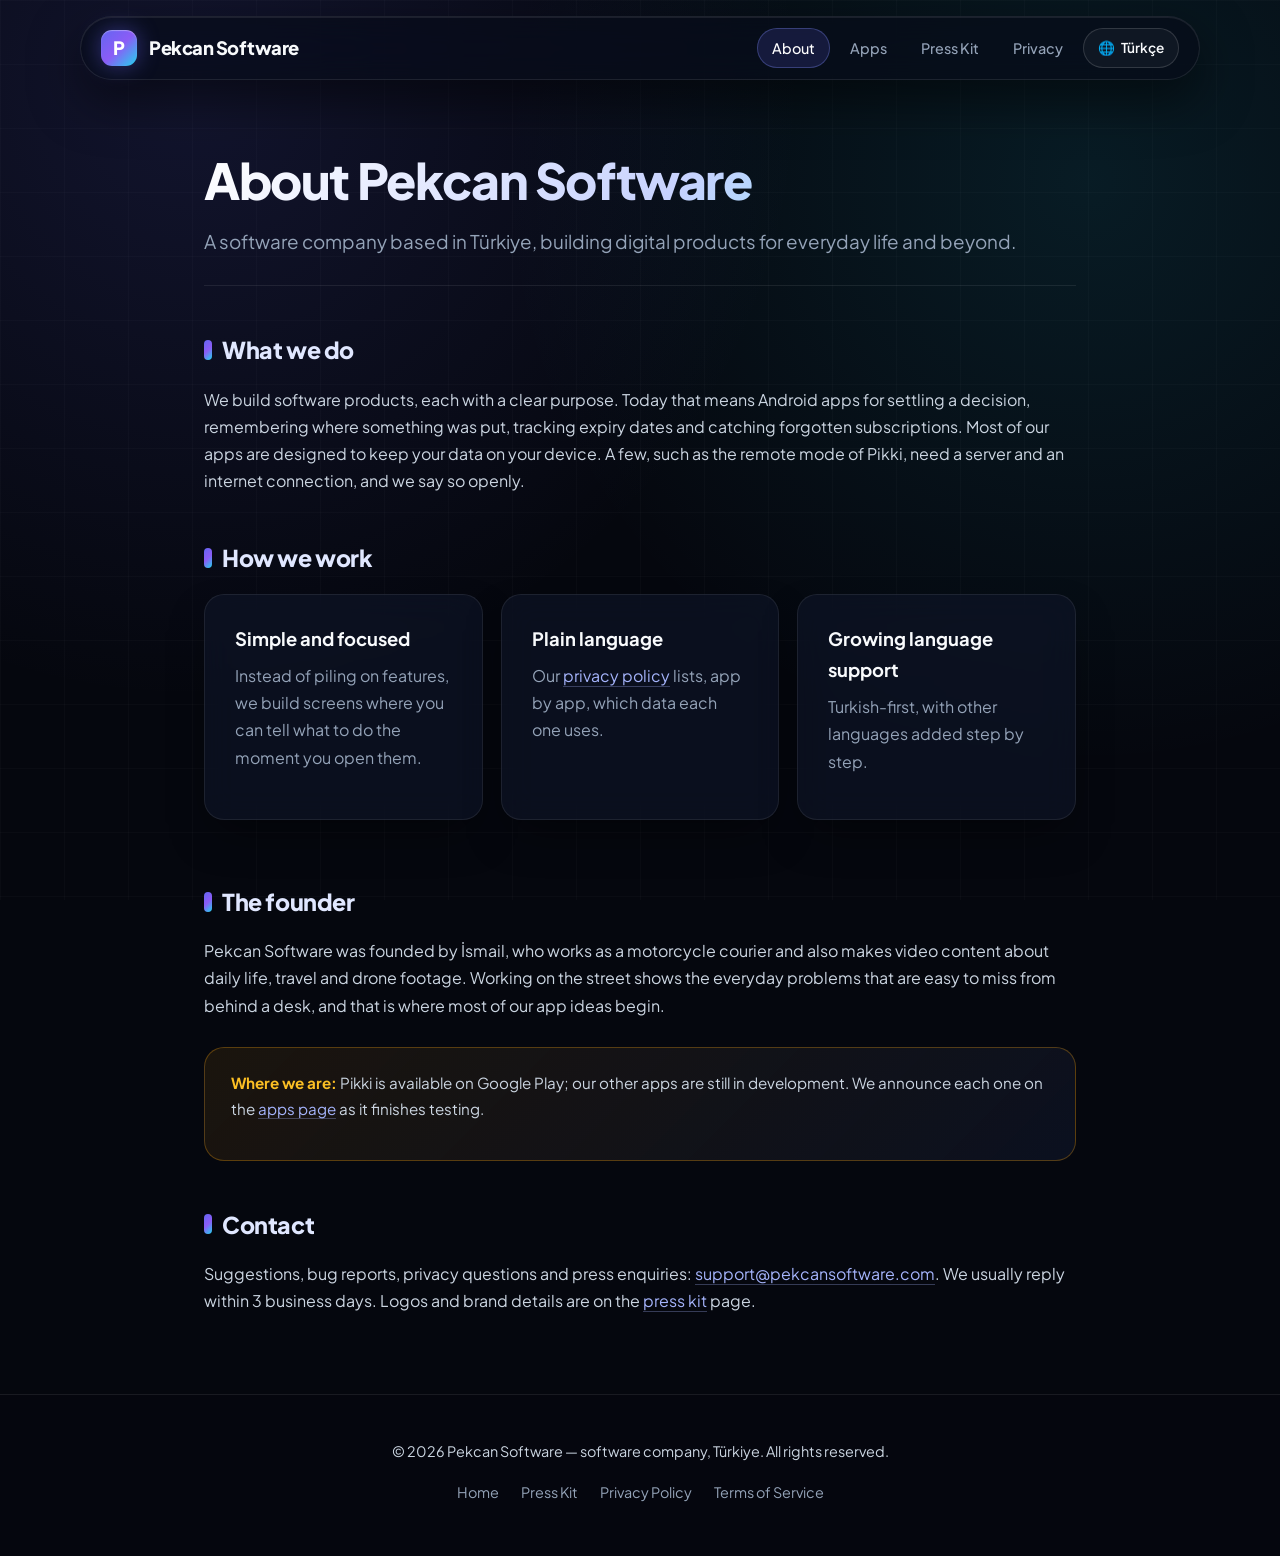
<file: about.html>
<!DOCTYPE html>
<html lang="en" data-lang="en">
<head>
    <meta charset="UTF-8">
    <meta name="viewport" content="width=device-width, initial-scale=1.0">
    <title>About | Pekcan Software</title>
    <meta name="description" content="Pekcan Software is a software company based in Türkiye, building digital products with a clear purpose.">
    <meta name="theme-color" content="#0b0f19">
    <link rel="canonical" href="https://pekcansoftware.com/about.html">
    <link rel="icon" href="assets/logo.png" type="image/png">
    <meta property="og:type" content="website">
    <meta property="og:title" content="About Pekcan Software">
    <meta property="og:description" content="A software company based in Türkiye.">
    <meta property="og:url" content="https://pekcansoftware.com/about.html">
    <meta property="og:image" content="https://pekcansoftware.com/assets/og-image.png">
    <meta name="twitter:card" content="summary_large_image">
    <link rel="preconnect" href="https://fonts.googleapis.com">
    <link rel="preconnect" href="https://fonts.gstatic.com" crossorigin>
    <link href="https://fonts.googleapis.com/css2?family=Plus+Jakarta+Sans:wght@400;500;600;700;800&display=swap" rel="stylesheet">
    <link rel="stylesheet" href="assets/sayfa.css">
</head>
<body>
    <nav>
        <div class="container nav-content">
            <a href="index.html" class="logo"><div class="logo-badge">P</div><span>Pekcan Software</span></a>
            <div class="nav-links">
                <a href="about.html" aria-current="page" class="t-en">About</a>
                <a href="about.html" aria-current="page" class="t-tr">Hakkımızda</a>
                <a href="index.html#apps" class="t-en">Apps</a>
                <a href="index.html#apps" class="t-tr">Uygulamalar</a>
                <a href="press.html" class="t-en">Press Kit</a>
                <a href="press.html" class="t-tr">Basın Kiti</a>
                <a href="privacy.html" class="t-en">Privacy</a>
                <a href="privacy.html" class="t-tr">Gizlilik</a>
                <button type="button" id="langBtn" class="lang-btn" aria-label="Change language / Dili değiştir"><span aria-hidden="true">🌐</span><span id="langBtnText">Türkçe</span></button>
            </div>
        </div>
    </nav>

    <main>
        <div class="container">
            <h1 class="t-en">About Pekcan Software</h1>
            <h1 class="t-tr">Pekcan Software Hakkında</h1>
            <p class="lead t-en">A software company based in Türkiye, building digital products for everyday life and beyond.</p>
            <p class="lead t-tr">Türkiye merkezli, günlük hayata ve ötesine yönelik dijital ürünler geliştiren bir yazılım şirketi.</p>

            <h2 class="t-en">What we do</h2>
            <h2 class="t-tr">Ne yapıyoruz</h2>
            <p class="t-en">We build software products, each with a clear purpose. Today that means Android apps for settling a decision, remembering where something was put, tracking expiry dates and catching forgotten subscriptions. Most of our apps are designed to keep your data on your device. A few, such as the remote mode of Pikki, need a server and an internet connection, and we say so openly.</p>
            <p class="t-tr">Her biri net bir amaca sahip yazılım ürünleri geliştiriyoruz. Bugün bunlar Android uygulamaları: bir kararı bağlamak, bir eşyanın yerini hatırlamak, son kullanma tarihlerini izlemek, unutulan abonelikleri yakalamak. Uygulamalarımızın çoğu veriyi cihazınızda tutacak şekilde tasarlanıyor. Pikki'nin uzak mesafe modu gibi birkaçı sunucu ve internet bağlantısı gerektirir; bunu açıkça belirtiyoruz.</p>

            <h2 class="t-en">How we work</h2>
            <h2 class="t-tr">Nasıl çalışıyoruz</h2>
            <div class="grid">
                <div class="card">
                    <h3 class="t-en">Simple and focused</h3><h3 class="t-tr">Sade ve odaklı</h3>
                    <p class="muted t-en">Instead of piling on features, we build screens where you can tell what to do the moment you open them.</p>
                    <p class="muted t-tr">Gereksiz özellik yığmak yerine, açtığınızda ne yapacağınızı hemen anladığınız arayüzler kuruyoruz.</p>
                </div>
                <div class="card">
                    <h3 class="t-en">Plain language</h3><h3 class="t-tr">Açık anlatım</h3>
                    <p class="muted t-en">Our <a href="privacy.html">privacy policy</a> lists, app by app, which data each one uses.</p>
                    <p class="muted t-tr"><a href="privacy.html">Gizlilik politikamızda</a> hangi uygulamanın hangi veriyi kullandığını uygulama uygulama yazıyoruz.</p>
                </div>
                <div class="card">
                    <h3 class="t-en">Growing language support</h3><h3 class="t-tr">Genişleyen dil desteği</h3>
                    <p class="muted t-en">Turkish-first, with other languages added step by step.</p>
                    <p class="muted t-tr">Türkçe öncelikli; yeni diller kademeli olarak ekleniyor.</p>
                </div>
            </div>

            <h2 class="t-en">The founder</h2>
            <h2 class="t-tr">Kurucu</h2>
            <p class="t-en">Pekcan Software was founded by İsmail, who works as a motorcycle courier and also makes video content about daily life, travel and drone footage. Working on the street shows the everyday problems that are easy to miss from behind a desk, and that is where most of our app ideas begin.</p>
            <p class="t-tr">Pekcan Software'in kurucusu İsmail motokurye olarak çalışıyor; ayrıca günlük hayat, seyahat ve drone çekimleri üzerine video içerikler üretiyor. Sahada çalışmak, masa başından kolay fark edilmeyen günlük sorunları gösteriyor; uygulama fikirlerimizin çoğu da buradan çıkıyor.</p>

            <div class="notice">
                <p class="t-en"><strong>Where we are:</strong> Pikki is available on Google Play; our other apps are still in development. We announce each one on the <a href="index.html#apps">apps page</a> as it finishes testing.</p>
                <p class="t-tr"><strong>Şu an neredeyiz:</strong> Pikki Google Play'de yayında; diğer uygulamalarımız geliştirme aşamasında. Her biri testlerini tamamladıkça <a href="index.html#apps">uygulamalar sayfasında</a> duyuruyoruz.</p>
            </div>

            <h2 class="t-en">Contact</h2>
            <h2 class="t-tr">İletişim</h2>
            <p class="t-en">Suggestions, bug reports, privacy questions and press enquiries: <a href="mailto:support@pekcansoftware.com">support@pekcansoftware.com</a>. We usually reply within 3 business days. Logos and brand details are on the <a href="press.html">press kit</a> page.</p>
            <p class="t-tr">Öneri, hata bildirimi, gizlilik soruları ve basın talepleri için: <a href="mailto:support@pekcansoftware.com">support@pekcansoftware.com</a>. Yanıt süremiz genellikle 3 iş günüdür. Logo ve marka bilgileri <a href="press.html">basın kiti</a> sayfasında.</p>
        </div>
    </main>

    <footer>
        <div class="container">
            <p class="t-en">&copy; 2026 Pekcan Software &mdash; software company, Türkiye. All rights reserved.</p>
            <p class="t-tr">&copy; 2026 Pekcan Software &mdash; yazılım şirketi, Türkiye. Tüm hakları saklıdır.</p>
            <div class="footer-links">
                <a href="index.html" class="t-en">Home</a><a href="index.html" class="t-tr">Ana Sayfa</a>
                <a href="press.html" class="t-en">Press Kit</a><a href="press.html" class="t-tr">Basın Kiti</a>
                <a href="privacy.html" class="t-en">Privacy Policy</a><a href="privacy.html" class="t-tr">Gizlilik Politikası</a>
                <a href="terms.html" class="t-en">Terms of Service</a><a href="terms.html" class="t-tr">Kullanım Şartları</a>
            </div>
        </div>
    </footer>

    <script type="application/json" id="basliklar">{"en": "About | Pekcan Software", "tr": "Hakkımızda | Pekcan Software"}</script>
    <script src="assets/dil.js"></script>
</body>
</html>
</file>
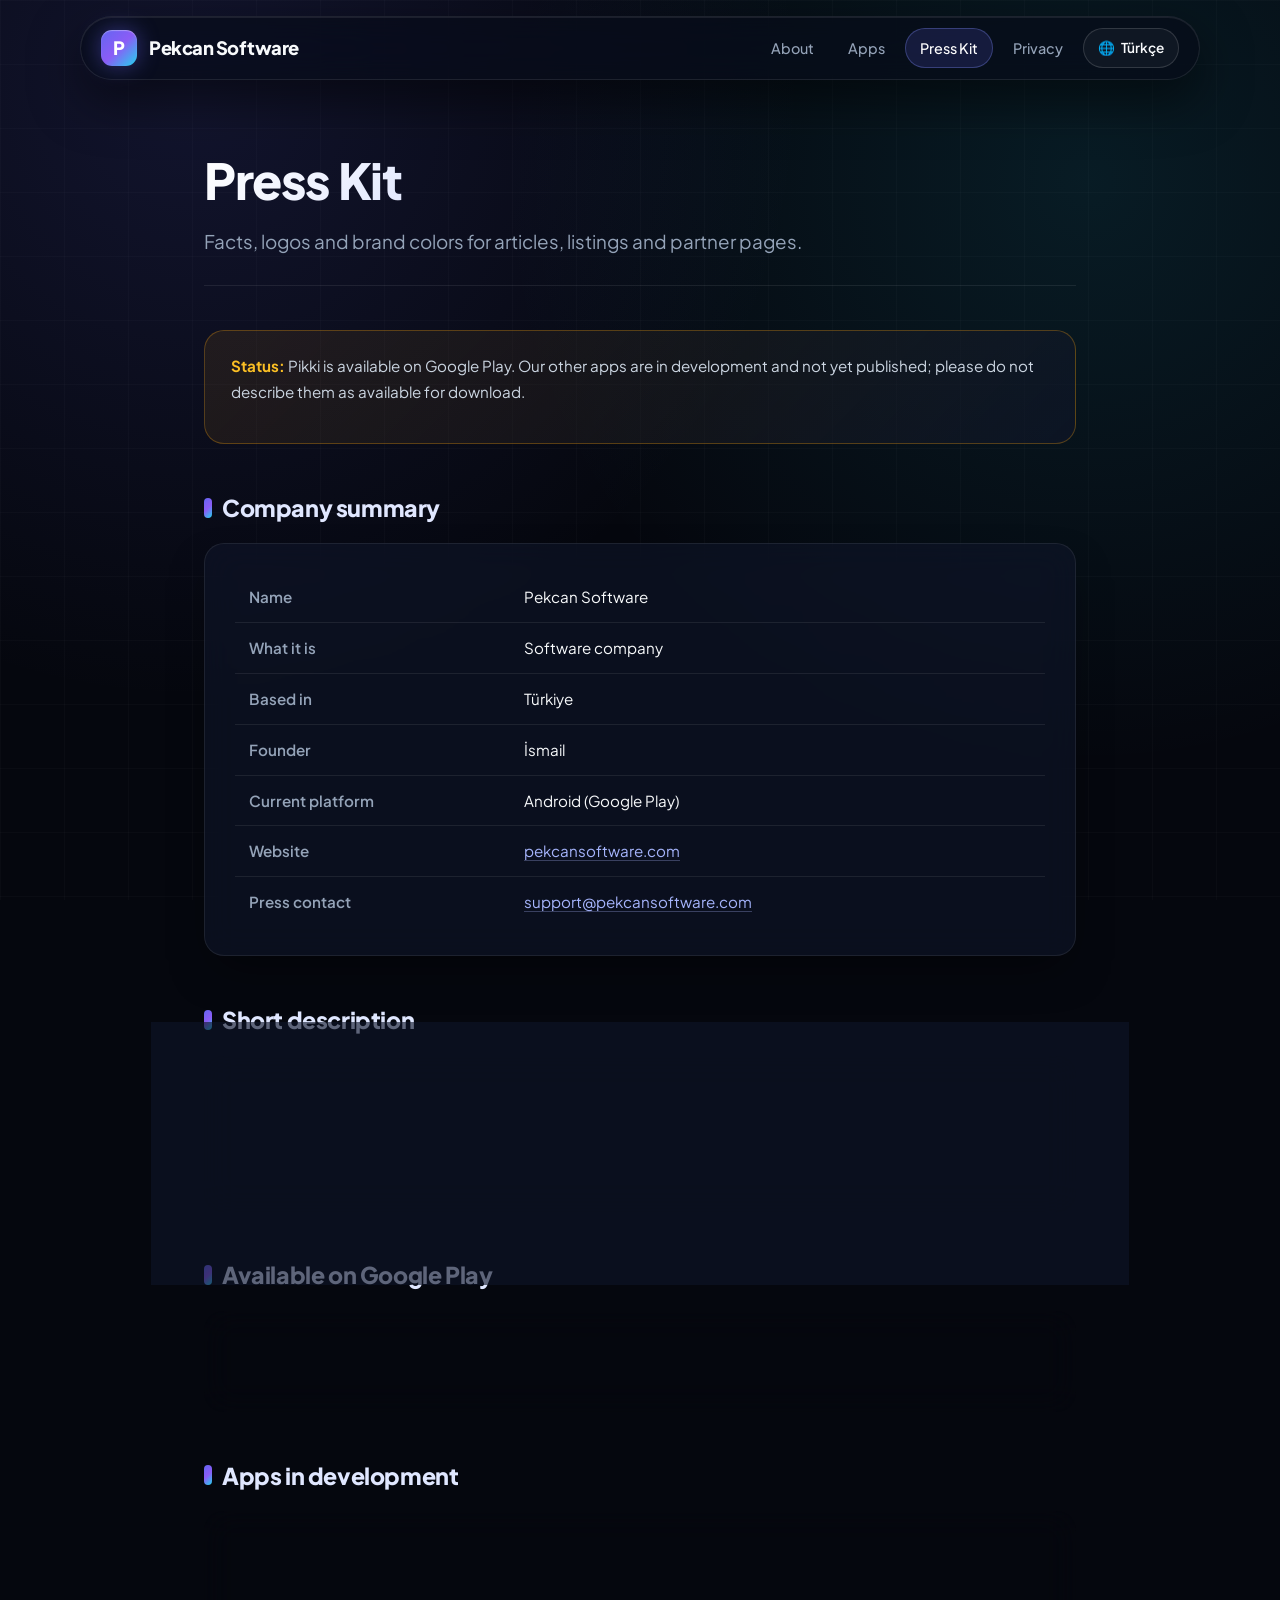
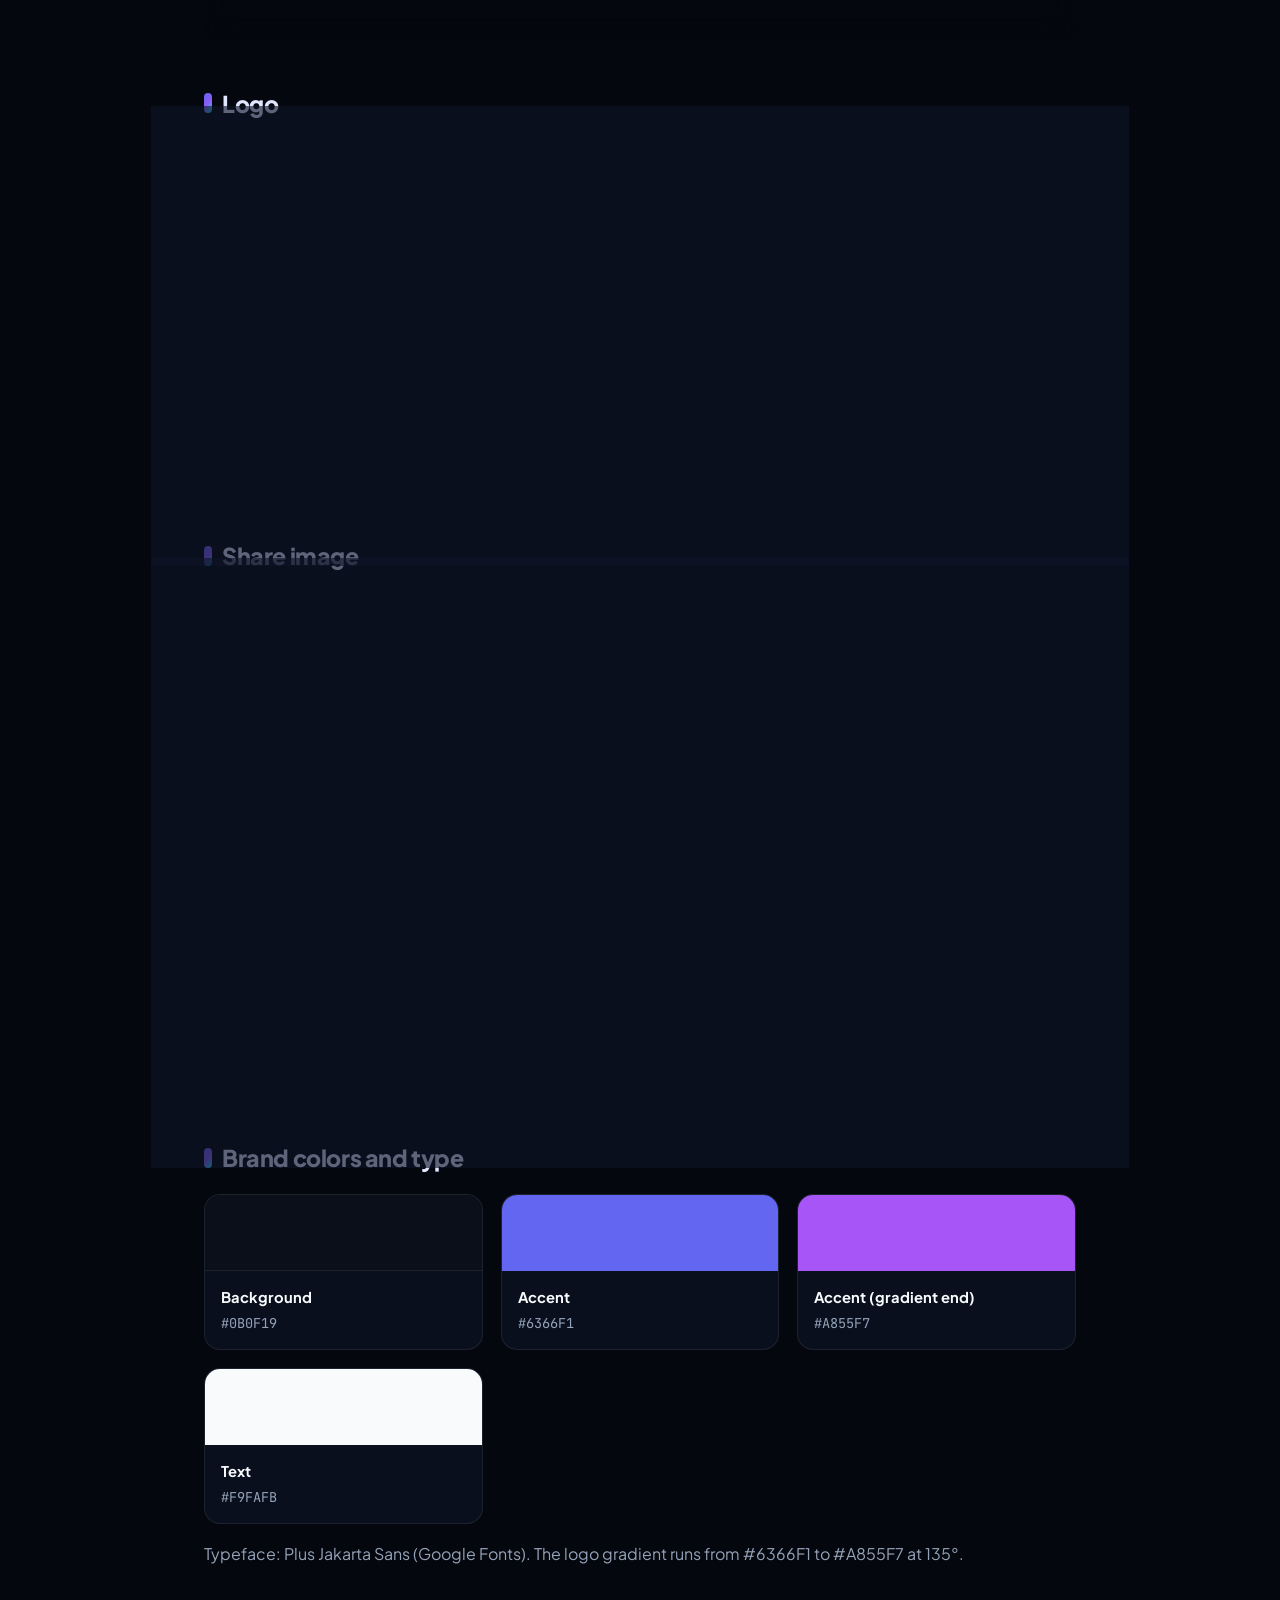
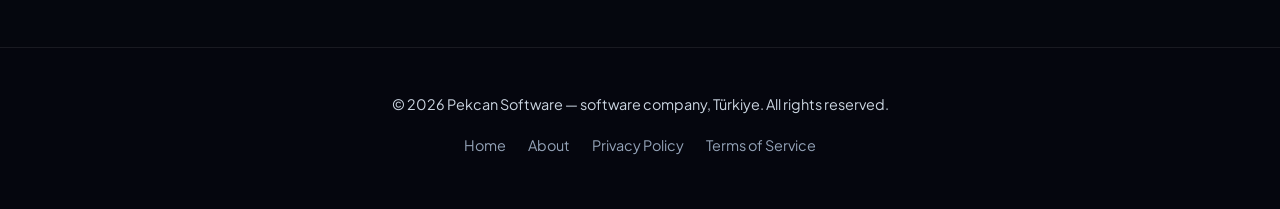
<file: press.html>
<!DOCTYPE html>
<html lang="en" data-lang="en">
<head>
    <meta charset="UTF-8">
    <meta name="viewport" content="width=device-width, initial-scale=1.0">
    <title>Press Kit | Pekcan Software</title>
    <meta name="description" content="Pekcan Software press kit: company summary, logo downloads, brand colors and contact for press enquiries.">
    <meta name="theme-color" content="#0b0f19">
    <link rel="canonical" href="https://pekcansoftware.com/press.html">
    <link rel="icon" href="assets/logo.png" type="image/png">
    <meta property="og:type" content="website">
    <meta property="og:title" content="Pekcan Software Press Kit">
    <meta property="og:description" content="Company summary, logos and brand colors.">
    <meta property="og:url" content="https://pekcansoftware.com/press.html">
    <meta property="og:image" content="https://pekcansoftware.com/assets/og-image.png">
    <meta name="twitter:card" content="summary_large_image">
    <link rel="preconnect" href="https://fonts.googleapis.com">
    <link rel="preconnect" href="https://fonts.gstatic.com" crossorigin>
    <link href="https://fonts.googleapis.com/css2?family=Plus+Jakarta+Sans:wght@400;500;600;700;800&display=swap" rel="stylesheet">
    <link rel="stylesheet" href="assets/sayfa.css">
</head>
<body>
    <nav>
        <div class="container nav-content">
            <a href="index.html" class="logo"><div class="logo-badge">P</div><span>Pekcan Software</span></a>
            <div class="nav-links">
                <a href="about.html" class="t-en">About</a>
                <a href="about.html" class="t-tr">Hakkımızda</a>
                <a href="index.html#apps" class="t-en">Apps</a>
                <a href="index.html#apps" class="t-tr">Uygulamalar</a>
                <a href="press.html" aria-current="page" class="t-en">Press Kit</a>
                <a href="press.html" aria-current="page" class="t-tr">Basın Kiti</a>
                <a href="privacy.html" class="t-en">Privacy</a>
                <a href="privacy.html" class="t-tr">Gizlilik</a>
                <button type="button" id="langBtn" class="lang-btn" aria-label="Change language / Dili değiştir"><span aria-hidden="true">🌐</span><span id="langBtnText">Türkçe</span></button>
            </div>
        </div>
    </nav>

    <main>
        <div class="container">
            <h1 class="t-en">Press Kit</h1>
            <h1 class="t-tr">Basın Kiti</h1>
            <p class="lead t-en">Facts, logos and brand colors for articles, listings and partner pages.</p>
            <p class="lead t-tr">Yazı, liste ve iş ortağı sayfaları için bilgiler, logolar ve marka renkleri.</p>

            <div class="notice">
                <p class="t-en"><strong>Status:</strong> Pikki is available on Google Play. Our other apps are in development and not yet published; please do not describe them as available for download.</p>
                <p class="t-tr"><strong>Durum:</strong> Pikki Google Play'de yayında. Diğer uygulamalarımız geliştirme aşamasında ve henüz yayında değil; lütfen onları indirilebilir olarak tanıtmayın.</p>
            </div>

            <h2 class="t-en">Company summary</h2>
            <h2 class="t-tr">Şirket özeti</h2>
            <div class="card">
                <table>
                    <tr><th class="t-en">Name</th><th class="t-tr">Ad</th><td>Pekcan Software</td></tr>
                    <tr><th class="t-en">What it is</th><th class="t-tr">Nedir</th>
                        <td class="t-en">Software company</td><td class="t-tr">Yazılım şirketi</td></tr>
                    <tr><th class="t-en">Based in</th><th class="t-tr">Merkez</th><td>Türkiye</td></tr>
                    <tr><th class="t-en">Founder</th><th class="t-tr">Kurucu</th><td>İsmail</td></tr>
                    <tr><th class="t-en">Current platform</th><th class="t-tr">Güncel platform</th><td>Android (Google Play)</td></tr>
                    <tr><th class="t-en">Website</th><th class="t-tr">Web sitesi</th><td><a href="https://pekcansoftware.com">pekcansoftware.com</a></td></tr>
                    <tr><th class="t-en">Press contact</th><th class="t-tr">Basın iletişimi</th><td><a href="mailto:support@pekcansoftware.com">support@pekcansoftware.com</a></td></tr>
                </table>
            </div>

            <h2 class="t-en">Short description</h2>
            <h2 class="t-tr">Kısa tanım</h2>
            <div class="card">
                <p class="t-en">Pekcan Software is a software company based in Türkiye. It builds digital products for everyday life, today as Android apps, each with a clear purpose. Most of its apps are designed to keep data on the user's device; the few that need a server say so openly.</p>
                <p class="t-tr">Pekcan Software, Türkiye merkezli bir yazılım şirketidir. Günlük hayata yönelik dijital ürünler geliştirir; bugün bunlar, her biri net bir amaca sahip Android uygulamalarıdır. Uygulamalarının çoğu veriyi kullanıcının cihazında tutacak şekilde tasarlanır; sunucu gerektiren birkaçı bunu açıkça belirtir.</p>
            </div>

            <h2 class="t-en">Available on Google Play</h2>
            <h2 class="t-tr">Google Play'de yayında</h2>
            <div class="card">
                <p class="t-en"><strong>Pikki</strong> (Turkish store name: Pikki: Ne Yesek, Ne Yapsak) &middot; <a href="https://play.google.com/store/apps/details?id=com.pekcansoftware.pikki&amp;hl=en" target="_blank" rel="noopener">Google Play</a></p>
                <p class="t-tr"><strong>Pikki</strong> (mağaza adı: Pikki: Ne Yesek, Ne Yapsak) &middot; <a href="https://play.google.com/store/apps/details?id=com.pekcansoftware.pikki&amp;hl=tr" target="_blank" rel="noopener">Google Play</a></p>
            </div>

            <h2 class="t-en">Apps in development</h2>
            <h2 class="t-tr">Geliştirme aşamasındaki uygulamalar</h2>
            <div class="card">
                <p class="muted t-en">Turkish names are the release names; English names on the <a href="index.html#apps">apps page</a> are working titles.</p>
                <p class="muted t-tr">Türkçe adlar yayın adlarıdır; <a href="index.html#apps">uygulamalar sayfasındaki</a> İngilizce adlar çalışma başlıklarıdır.</p>
                <p>Nereye Koydum? · SonGün · Cebimdeki Delik · Şifa Takip · Acil Durum Kasası · İçini Dök · Sessiz Kafa</p>
            </div>

            <h2 class="t-en">Logo</h2>
            <h2 class="t-tr">Logo</h2>
            <div class="card">
                <div class="asset-preview"><img src="assets/logo.png" alt="Pekcan Software logo"></div>
                <p class="muted t-en">512 × 512 px, transparent background. Please do not stretch, recolor or add effects.</p>
                <p class="muted t-tr">512 × 512 px, saydam arka plan. Lütfen uzatmayın, rengini değiştirmeyin, efekt eklemeyin.</p>
                <a class="dl t-en" href="assets/logo.png" download>Download logo (PNG)</a>
                <a class="dl t-tr" href="assets/logo.png" download>Logoyu indir (PNG)</a>
            </div>

            <h2 class="t-en">Share image</h2>
            <h2 class="t-tr">Paylaşım görseli</h2>
            <div class="card">
                <img class="og-preview" src="assets/og-image.png" alt="Pekcan Software share image">
                <p class="muted">1200 × 630 px</p>
                <a class="dl t-en" href="assets/og-image.png" download>Download image (PNG)</a>
                <a class="dl t-tr" href="assets/og-image.png" download>Görseli indir (PNG)</a>
            </div>

            <h2 class="t-en">Brand colors and type</h2>
            <h2 class="t-tr">Marka renkleri ve yazı tipi</h2>
            <div class="grid">
                <div class="swatch"><div class="swatch-color" style="background:#0b0f19;border-bottom:1px solid var(--border-color)"></div><div class="swatch-info"><strong class="t-en">Background</strong><strong class="t-tr">Arka plan</strong>#0B0F19</div></div>
                <div class="swatch"><div class="swatch-color" style="background:#6366f1"></div><div class="swatch-info"><strong class="t-en">Accent</strong><strong class="t-tr">Vurgu</strong>#6366F1</div></div>
                <div class="swatch"><div class="swatch-color" style="background:#a855f7"></div><div class="swatch-info"><strong class="t-en">Accent (gradient end)</strong><strong class="t-tr">Vurgu (geçiş sonu)</strong>#A855F7</div></div>
                <div class="swatch"><div class="swatch-color" style="background:#f9fafb"></div><div class="swatch-info"><strong class="t-en">Text</strong><strong class="t-tr">Metin</strong>#F9FAFB</div></div>
            </div>
            <p class="muted" style="margin-top:16px"><span class="t-en">Typeface: Plus Jakarta Sans (Google Fonts). The logo gradient runs from #6366F1 to #A855F7 at 135°.</span><span class="t-tr">Yazı tipi: Plus Jakarta Sans (Google Fonts). Logo geçişi #6366F1'den #A855F7'ye 135° açıyla gider.</span></p>
        </div>
    </main>

    <footer>
        <div class="container">
            <p class="t-en">&copy; 2026 Pekcan Software &mdash; software company, Türkiye. All rights reserved.</p>
            <p class="t-tr">&copy; 2026 Pekcan Software &mdash; yazılım şirketi, Türkiye. Tüm hakları saklıdır.</p>
            <div class="footer-links">
                <a href="index.html" class="t-en">Home</a><a href="index.html" class="t-tr">Ana Sayfa</a>
                <a href="about.html" class="t-en">About</a><a href="about.html" class="t-tr">Hakkımızda</a>
                <a href="privacy.html" class="t-en">Privacy Policy</a><a href="privacy.html" class="t-tr">Gizlilik Politikası</a>
                <a href="terms.html" class="t-en">Terms of Service</a><a href="terms.html" class="t-tr">Kullanım Şartları</a>
            </div>
        </div>
    </footer>

    <script type="application/json" id="basliklar">{"en": "Press Kit | Pekcan Software", "tr": "Basın Kiti | Pekcan Software"}</script>
    <script src="assets/dil.js"></script>
</body>
</html>
</file>
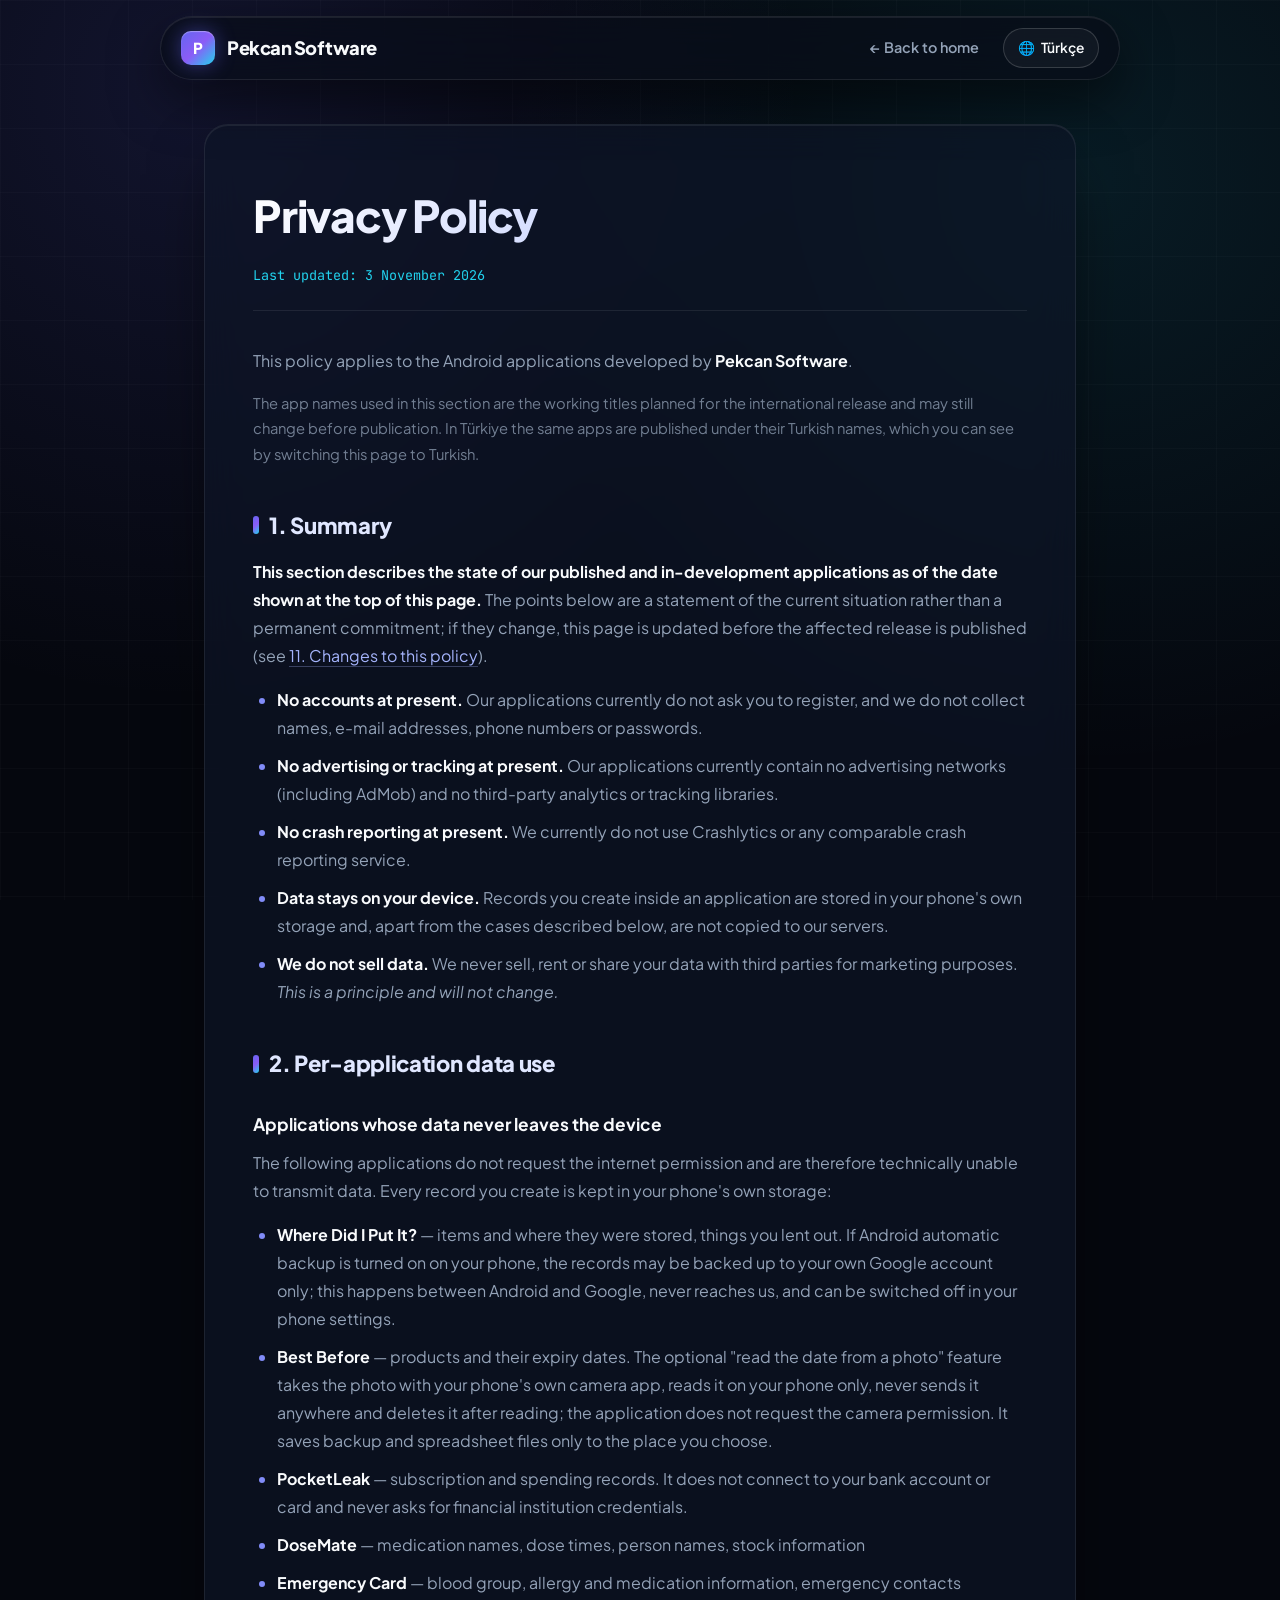
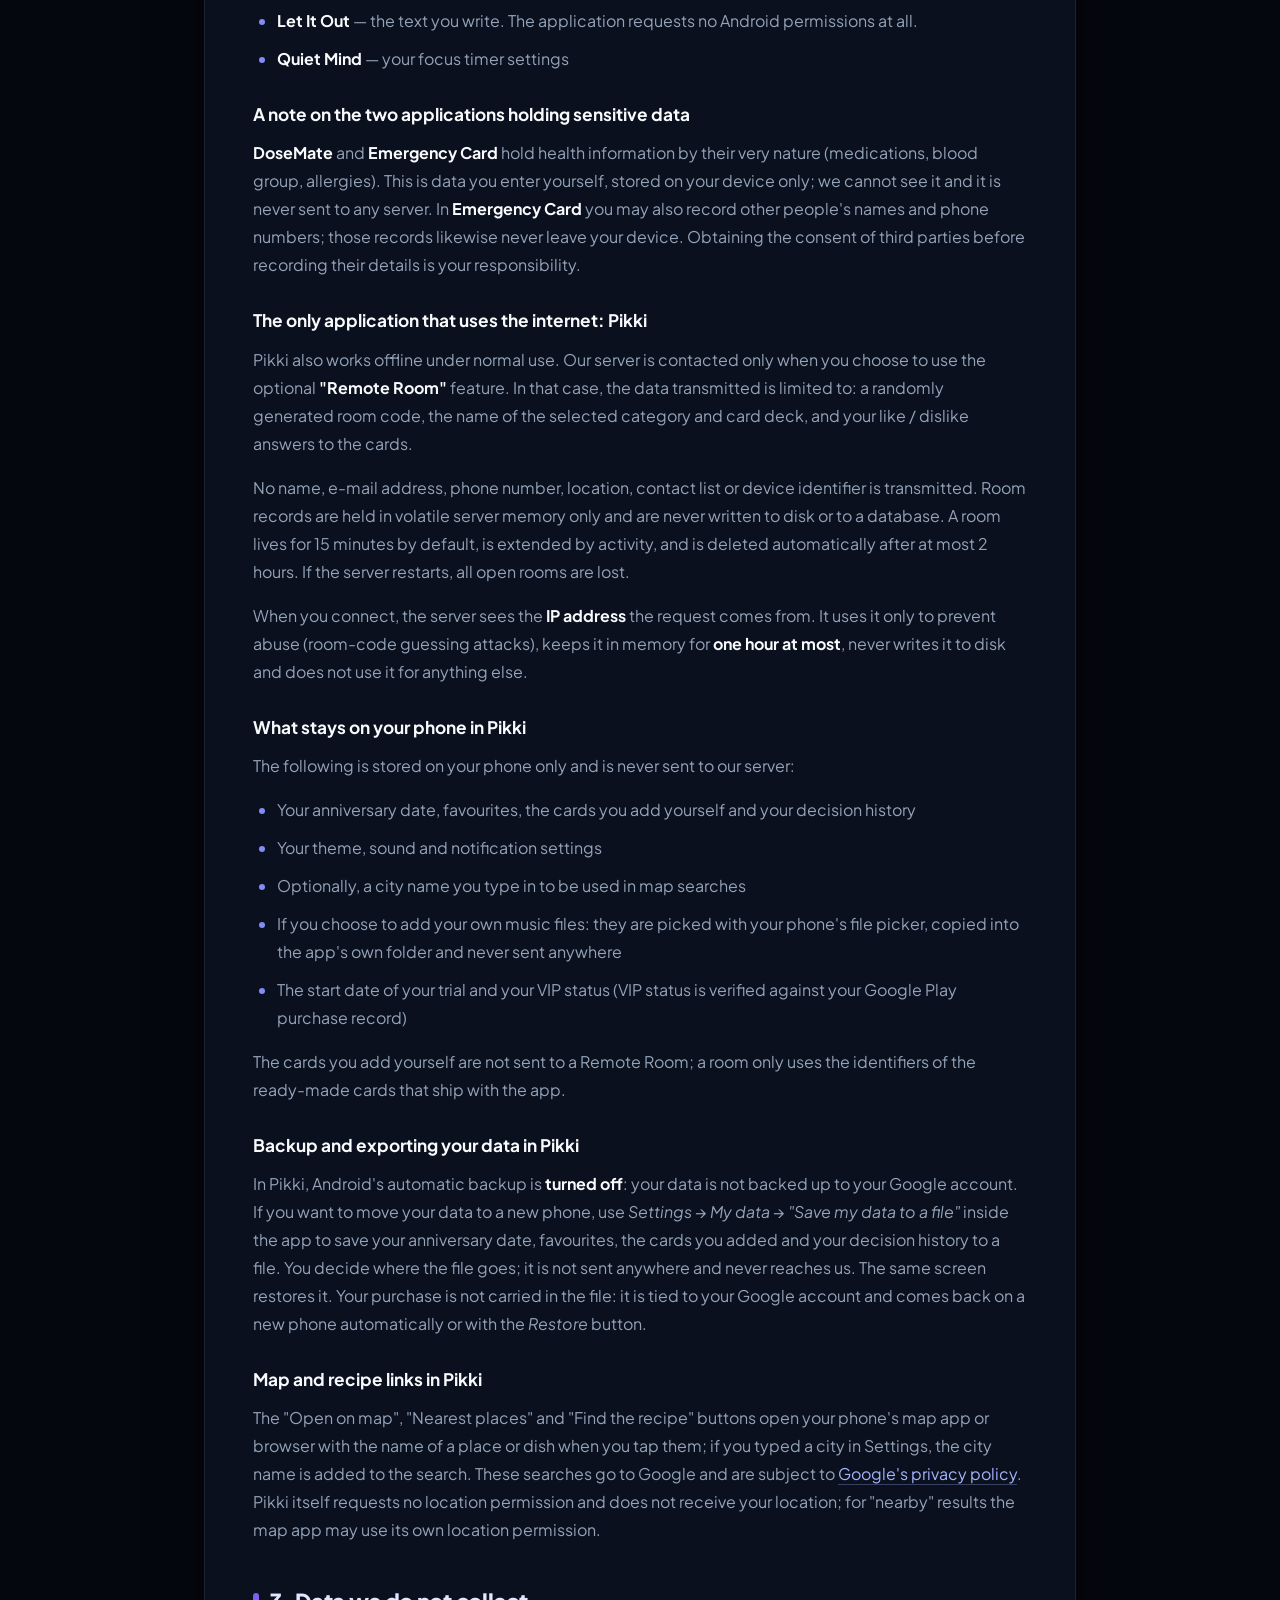
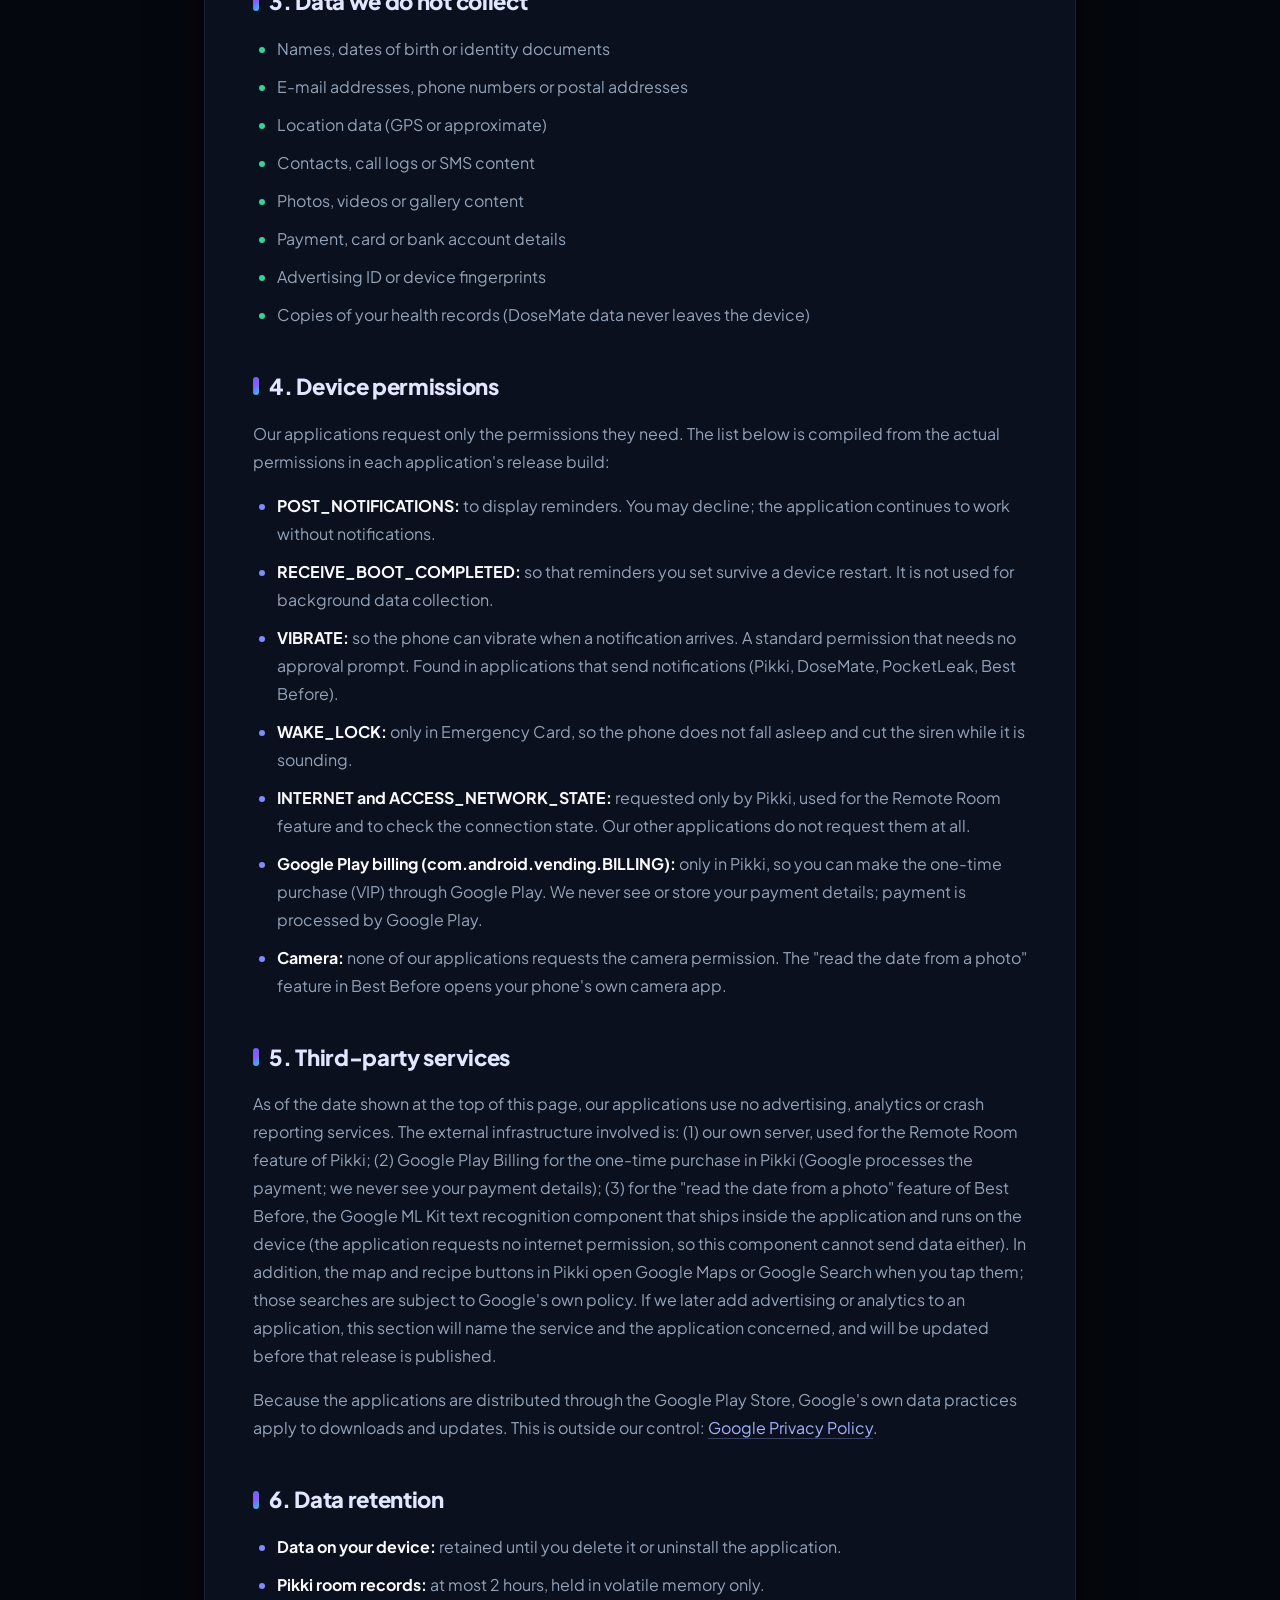
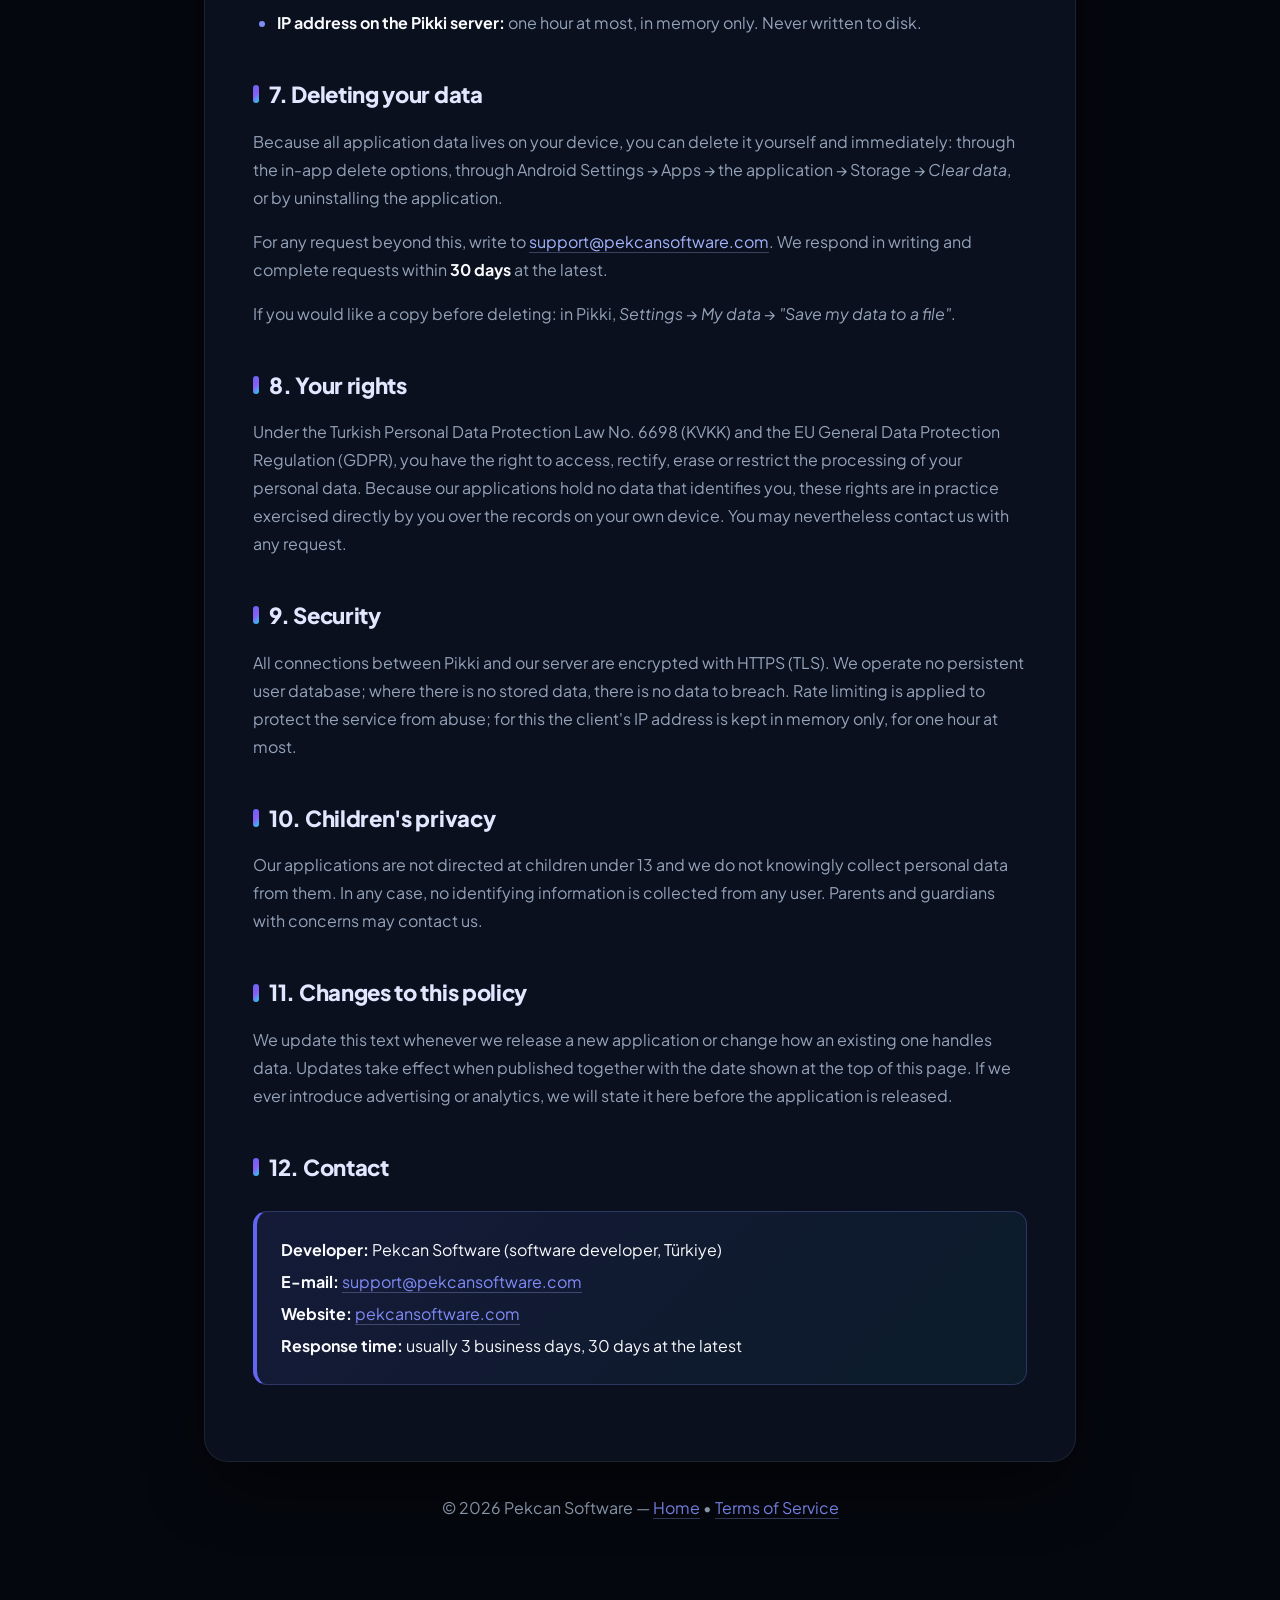
<file: privacy.html>
<!DOCTYPE html>
<html lang="en" data-lang="en">
<head>
    <meta charset="UTF-8">
    <meta name="viewport" content="width=device-width, initial-scale=1.0">
    <title>Privacy Policy | Pekcan Software</title>
    <meta name="description" content="Privacy Policy for Pekcan Software mobile apps. No account required, no ads or tracking, data stays on your device. Available in English and Turkish.">
    <meta name="theme-color" content="#0b0f19">
    <link rel="icon" href="data:image/svg+xml,%3Csvg xmlns='http://www.w3.org/2000/svg' viewBox='0 0 64 64'%3E%3Crect width='64' height='64' rx='14' fill='%236366f1'/%3E%3Ctext x='32' y='45' font-family='Segoe UI,Arial,sans-serif' font-size='38' font-weight='bold' fill='white' text-anchor='middle'%3EP%3C/text%3E%3C/svg%3E">
    <link rel="preconnect" href="https://fonts.googleapis.com">
    <link rel="preconnect" href="https://fonts.gstatic.com" crossorigin>
    <link href="https://fonts.googleapis.com/css2?family=Instrument+Serif:ital@0;1&family=JetBrains+Mono:wght@400;500;600&family=Plus+Jakarta+Sans:wght@400;500;600;700;800&display=swap" rel="stylesheet">
    <style>
        :root {
            --bg-primary: #05070e;
            --bg-secondary: #0b0f1c;
            --bg-card: rgba(15, 22, 41, 0.65);
            --border-color: rgba(255, 255, 255, 0.08);
            --text-primary: #f8fafc;
            --text-secondary: #94a3b8;
            --accent: #6366f1;
            --accent-cyan: #22d3ee;
            --accent-gradient: linear-gradient(135deg, #6366f1 0%, #8b5cf6 50%, #22d3ee 100%);
            --radius: 24px;
        }

        * {
            margin: 0;
            padding: 0;
            box-sizing: border-box;
            font-family: 'Plus Jakarta Sans', -apple-system, BlinkMacSystemFont, sans-serif;
        }

        html {
            scroll-behavior: smooth;
            color-scheme: dark;
        }

        body {
            background-color: var(--bg-primary);
            background-image:
                radial-gradient(circle at 15% 10%, rgba(99, 102, 241, 0.14) 0%, transparent 45%),
                radial-gradient(circle at 85% 20%, rgba(34, 211, 238, 0.1) 0%, transparent 45%),
                linear-gradient(to right, rgba(255, 255, 255, 0.02) 1px, transparent 1px),
                linear-gradient(to bottom, rgba(255, 255, 255, 0.02) 1px, transparent 1px);
            background-size: 100% 100%, 100% 100%, 64px 64px, 64px 64px;
            background-attachment: fixed;
            color: var(--text-primary);
            line-height: 1.75;
            padding-bottom: 60px;
            -webkit-font-smoothing: antialiased;
        }

        a {
            color: #a5b4fc;
            text-decoration: none;
            border-bottom: 1px solid rgba(165, 180, 252, 0.3);
            transition: color 0.2s, border-color 0.2s;
        }

        a:hover {
            color: var(--accent-cyan);
            border-color: var(--accent-cyan);
        }

        nav {
            position: sticky;
            top: 16px;
            max-width: 960px;
            margin: 16px auto 0;
            backdrop-filter: blur(20px) saturate(160%);
            -webkit-backdrop-filter: blur(20px) saturate(160%);
            background: rgba(9, 13, 24, 0.78);
            border: 1px solid rgba(255, 255, 255, 0.09);
            border-radius: 999px;
            box-shadow: 0 20px 50px rgba(0, 0, 0, 0.5), inset 0 1px 0 rgba(255, 255, 255, 0.08);
            z-index: 100;
        }

        .nav-content {
            display: flex;
            justify-content: space-between;
            align-items: center;
            height: 62px;
            max-width: 960px;
            margin: 0 auto;
            padding: 0 20px;
        }

        .logo {
            display: flex;
            align-items: center;
            gap: 12px;
            text-decoration: none;
            border-bottom: none;
            color: var(--text-primary);
            font-size: 1.15rem;
            font-weight: 800;
            letter-spacing: -0.5px;
        }

        .logo-badge {
            width: 34px;
            height: 34px;
            background: var(--accent-gradient);
            border-radius: 10px;
            display: flex;
            align-items: center;
            justify-content: center;
            color: white;
            font-size: 0.95rem;
            font-weight: 800;
            box-shadow: 0 0 20px rgba(99, 102, 241, 0.45), inset 0 1px 1px rgba(255, 255, 255, 0.35);
        }

        .back-link {
            color: var(--text-secondary);
            text-decoration: none;
            border-bottom: none;
            font-size: 0.9rem;
            font-weight: 600;
            padding: 7px 14px;
            border-radius: 99px;
            transition: all 0.2s ease;
        }

        .back-link:hover {
            color: var(--text-primary);
            background: rgba(255, 255, 255, 0.06);
        }

        .content-container {
            max-width: 920px;
            margin: 44px auto 0;
            padding: 0 24px;
        }

        .privacy-box {
            background: var(--bg-card);
            backdrop-filter: blur(18px);
            -webkit-backdrop-filter: blur(18px);
            border: 1px solid var(--border-color);
            border-radius: var(--radius);
            padding: 52px 48px;
            box-shadow: 0 30px 70px -20px rgba(0, 0, 0, 0.7), inset 0 1px 0 rgba(255, 255, 255, 0.08);
        }

        h1 {
            font-size: clamp(2rem, 3.8vw, 2.75rem);
            font-weight: 800;
            margin-bottom: 10px;
            letter-spacing: -1.2px;
            background: linear-gradient(135deg, #ffffff 0%, #c7d2fe 55%, #67e8f9 100%);
            -webkit-background-clip: text;
            -webkit-text-fill-color: transparent;
        }

        .meta-date {
            font-family: 'JetBrains Mono', monospace;
            color: var(--accent-cyan);
            font-size: 0.84rem;
            margin-bottom: 36px;
            padding-bottom: 22px;
            border-bottom: 1px solid var(--border-color);
        }

        h2 {
            font-size: 1.38rem;
            font-weight: 800;
            letter-spacing: -0.3px;
            margin: 38px 0 14px;
            color: #e0e7ff;
            display: flex;
            align-items: center;
            gap: 10px;
        }

        h2::before {
            content: '';
            width: 6px;
            height: 18px;
            border-radius: 4px;
            background: var(--accent-gradient);
            display: inline-block;
            flex-shrink: 0;
        }

        p, ul {
            color: var(--text-secondary);
            font-size: 1rem;
            margin-bottom: 16px;
        }

        ul {
            padding-left: 24px;
        }

        li {
            margin-bottom: 10px;
        }

        li::marker {
            color: #818cf8;
        }

        strong {
            color: var(--text-primary);
        }

        h3 {
            font-size: 1.08rem;
            font-weight: 700;
            color: var(--text-primary);
            margin: 26px 0 10px;
        }

        .lang-note {
            margin: 0 0 28px;
            padding: 14px 18px;
            border: 1px solid var(--border-color);
            border-radius: 12px;
            background: rgba(99, 102, 241, 0.08);
            font-size: 0.9rem;
        }

        .lang-divider {
            margin: 48px 0 8px;
            padding-top: 28px;
            border-top: 1px solid var(--border-color);
        }

        .no-collect li::marker {
            color: #34d399;
        }

        .contact-highlight {
            background: linear-gradient(135deg, rgba(99, 102, 241, 0.12) 0%, rgba(34, 211, 238, 0.06) 100%);
            border: 1px solid rgba(129, 140, 248, 0.25);
            border-left: 4px solid var(--accent);
            padding: 20px 24px;
            border-radius: 14px;
            margin: 24px 0;
        }

        .contact-highlight p {
            margin: 4px 0;
            color: var(--text-primary);
        }

        footer {
            text-align: center;
            margin-top: 50px;
            color: var(--text-secondary);
            font-size: 0.85rem;
        }

        @media (max-width: 768px) {
            .content-container {
                padding: 0 16px;
                margin-top: 24px;
            }

            nav {
                position: static;
                margin: 12px 14px 0;
                border-radius: 22px;
            }

            [id] {
                scroll-margin-top: 16px;
            }

            .privacy-box {
                padding: 26px 20px;
                border-radius: 20px;
            }

            h1 {
                font-size: 1.7rem;
                line-height: 1.25;
            }

            h2 {
                font-size: 1.18rem;
            }

            h3 {
                font-size: 1rem;
            }

            p, ul, li {
                font-size: 0.95rem;
            }

            ul {
                padding-left: 20px;
            }

            .nav-content {
                height: auto;
                padding-top: 12px;
                padding-bottom: 12px;
                gap: 10px;
                flex-wrap: wrap;
            }

            .back-link {
                font-size: 0.85rem;
            }

            .contact-highlight {
                padding: 16px 18px;
            }

            .contact-highlight a,
            .lang-note a {
                word-break: break-word;
            }
        }

        .footer-note {
            text-align: center;
            padding: 32px 20px 48px;
            color: var(--text-secondary);
            font-size: 0.88rem;
        }

        .footer-note a {
            text-decoration: none;
        }

        [id] {
            scroll-margin-top: 96px;
        }

        /* ---- Dil degistirme ---- */
        html[data-lang="en"] .t-tr { display: none !important; }
        html[data-lang="tr"] .t-en { display: none !important; }

        .nav-right {
            display: flex;
            align-items: center;
            gap: 10px;
        }

        .lang-btn {
            background: rgba(255, 255, 255, 0.04);
            border: 1px solid rgba(255, 255, 255, 0.16);
            color: var(--text-primary);
            font: inherit;
            font-size: 0.86rem;
            font-weight: 600;
            padding: 7px 14px;
            border-radius: 99px;
            cursor: pointer;
            display: inline-flex;
            align-items: center;
            gap: 0.4rem;
            transition: all 0.2s ease;
        }

        .lang-btn:hover,
        .lang-btn:focus-visible {
            background: rgba(34, 211, 238, 0.14);
            border-color: rgba(34, 211, 238, 0.45);
            color: var(--text-primary);
            outline: none;
        }
    </style>
</head>
<body>

<nav>
    <div class="nav-content">
        <a href="index.html" class="logo">
            <div class="logo-badge">P</div>
            <span>Pekcan Software</span>
        </a>
        <div class="nav-right">
            <a href="index.html" class="back-link t-en">← Back to home</a>
            <a href="index.html" class="back-link t-tr">← Ana Sayfaya Dön</a>
            <button type="button" id="langBtn" class="lang-btn"
                    aria-label="Change language / Dili değiştir">
                <span aria-hidden="true">🌐</span><span id="langBtnText">Türkçe</span>
            </button>
        </div>
    </div>
</nav>

<div class="content-container">
    <div class="privacy-box">
        <div class="t-tr">
        <h1>Gizlilik Politikası</h1>
        <div class="meta-date">Son Güncelleme: 3 Kasım 2026</div>

        <p>Bu politika, <strong>Pekcan Software</strong> tarafından geliştirilen Android uygulamaları için geçerlidir. Amacımız, hangi verinin nerede tutulduğunu tahmin ettirmeden, açıkça yazmaktır.</p>

        <h2>1. Özet</h2>
        <p><strong>Bu bölüm, bu sayfanın üstündeki tarih itibarıyla yayında olan ve geliştirme sürecinde bulunan uygulamalarımızın durumunu anlatır.</strong> Aşağıdaki maddeler kalıcı bir taahhüt değil, güncel durumun beyanıdır; değiştiğinde bu sayfa ilgili sürüm yayınlanmadan önce güncellenir (bkz. <a href="#degisiklikler">11. Politikadaki Değişiklikler</a>).</p>
        <ul>
            <li><strong>Hesap istenmiyor.</strong> Uygulamalarımız şu anda kayıt olmanızı gerektirmiyor; ad, e-posta, telefon numarası veya şifre toplamıyoruz.</li>
            <li><strong>Reklam ve izleme bulunmuyor.</strong> Uygulamalarımızda şu anda reklam ağı (AdMob dahil) ve üçüncü taraf analitik/izleme kütüphanesi yok.</li>
            <li><strong>Çökme raporu gönderilmiyor.</strong> Şu anda Crashlytics veya benzeri bir çökme raporlama servisi kullanmıyoruz.</li>
            <li><strong>Veriler cihazda kalıyor.</strong> Uygulama içinde oluşturduğunuz kayıtlar telefonunuzun kendi hafızasında saklanıyor; aşağıda ayrıca belirtilen durumlar dışında sunucularımıza kopyalanmıyor.</li>
            <li><strong>Veri satmıyoruz.</strong> Verileriniz üçüncü taraflara satılmaz, kiralanmaz veya pazarlama amacıyla paylaşılmaz. <em>Bu madde bir ilkedir ve değişmeyecektir.</em></li>
        </ul>

        <h2>2. Uygulama Bazında Veri Kullanımı</h2>

        <h3>Cihazdan çıkmayan uygulamalar</h3>
        <p>Aşağıdaki uygulamalar internet erişim izni talep etmez; teknik olarak veri gönderemezler. Oluşturduğunuz bütün kayıtlar telefonunuzun kendi hafızasında tutulur:</p>
        <ul>
            <li><strong>Nereye Koydum?</strong> — eşya ve saklama yeri kayıtları, ödünç verdikleriniz. Telefonunuzda Android otomatik yedekleme açıksa kayıtlar yalnızca sizin kendi Google hesabınıza yedeklenebilir; bu işlem Android ile Google arasında gerçekleşir, bize ulaşmaz ve telefon ayarlarından kapatılabilir.</li>
            <li><strong>SonGün</strong> — ürün ve son kullanma tarihi kayıtları. İsteğe bağlı "ambalajdaki tarihi fotoğraftan oku" özelliğinde fotoğraf telefonunuzun kendi kamera uygulamasıyla çekilir, yalnızca telefonunuzda okunur, hiçbir yere gönderilmez ve okunduktan sonra silinir; uygulama kamera izni istemez. Yedek ve tablo dosyalarını yalnızca sizin seçtiğiniz yere kaydeder.</li>
            <li><strong>Cebimdeki Delik</strong> — abonelik ve harcama kayıtları. Banka hesabınıza veya kartınıza bağlanmaz, finansal kurum bilgisi istemez.</li>
            <li><strong>Şifa Takip</strong> — ilaç isimleri, doz saatleri, kişi adları, stok bilgisi</li>
            <li><strong>Acil Durum Kasası</strong> — kan grubu, alerji ve ilaç bilgisi, acil durumda aranacak kişiler</li>
            <li><strong>İçini Dök</strong> — yazdığınız metinler. Uygulama hiçbir Android izni talep etmez.</li>
            <li><strong>Sessiz Kafa</strong> — odaklanma sayacı ayarlarınız</li>
        </ul>

        <h3>Hassas veri içeren iki uygulama hakkında</h3>
        <p><strong>Şifa Takip</strong> ve <strong>Acil Durum Kasası</strong>, doğaları gereği sağlık bilgisi tutar (ilaçlar, kan grubu, alerjiler). Bu bilgiler tamamen sizin girdiğiniz verilerdir, yalnızca cihazınızda saklanır, tarafımızca görülemez ve hiçbir sunucuya gönderilmez. <strong>Acil Durum Kasası</strong>'nda başka kişilerin adı ve telefon numarası gibi bilgileri de kaydedebilirsiniz; bu kayıtlar da cihazınızdan çıkmaz. Üçüncü kişilerin bilgilerini kaydederken onların rızasını almak sizin sorumluluğunuzdadır.</p>

        <h3>İnternet kullanan tek uygulama: Pikki</h3>
        <p>Pikki da normalde çevrimdışı çalışır. Yalnızca isteğe bağlı <strong>"Uzak Mesafe Odası"</strong> özelliğini kullandığınızda sunucumuzla iletişim kurulur. Bu durumda gönderilenler şunlarla sınırlıdır:</p>
        <ul>
            <li>Rastgele üretilen oda kodu</li>
            <li>Seçtiğiniz kategori ve kart destesinin adı</li>
            <li>Kartlara verdiğiniz beğendim / beğenmedim yanıtları</li>
        </ul>
        <p>Ad, e-posta, telefon numarası, konum, rehber veya cihaz kimliği <strong>gönderilmez</strong>. Oda kayıtları sunucuda yalnızca geçici bellekte tutulur, diske veya veritabanına yazılmaz. Bir odanın varsayılan ömrü 15 dakikadır; etkinlik oldukça uzar ve en fazla 2 saat sonra kendiliğinden silinir. Sunucu yeniden başlatıldığında açık odalar tamamen kaybolur.</p>
        <p>Sunucu, bağlantı kurduğunuzda isteğin geldiği <strong>IP adresinizi</strong> görür. Bunu yalnızca kötüye kullanımı (oda kodu deneme saldırısı) engellemek için kullanır; sunucunun belleğinde <strong>en fazla 1 saat</strong> tutar, diske hiç yazmaz ve başka hiçbir amaçla kullanmaz.</p>

        <h3>Pikki'de telefonunuzda kalan veriler</h3>
        <p>Aşağıdakiler yalnızca telefonunuzda saklanır ve sunucumuza gönderilmez:</p>
        <ul>
            <li>Yıldönümü tarihi, favorileriniz, kendi eklediğiniz kartlar ve karar geçmişiniz</li>
            <li>Tema, ses ve bildirim ayarlarınız</li>
            <li>İsteğe bağlı olarak yazdığınız, harita aramalarında kullanılacak şehir adı</li>
            <li>İsterseniz eklediğiniz kendi müzik dosyalarınız: telefonunuzun dosya seçicisiyle seçilir, uygulamanın kendi klasörüne kopyalanır ve hiçbir yere gönderilmez</li>
            <li>Deneme süresinin başlangıç tarihi ve VIP durumu (VIP durumu Google Play'deki satın alma kaydınızdan doğrulanır)</li>
        </ul>
        <p>Kendi eklediğiniz kartlar Uzak Mesafe odasına gönderilmez; odada yalnızca uygulamayla gelen hazır kartların kimlikleri kullanılır.</p>

        <h3>Pikki'de yedekleme ve verilerinizi dışarı aktarma</h3>
        <p>Pikki'de Android'in otomatik yedeklemesi <strong>kapalıdır</strong>: verileriniz Google hesabınıza yedeklenmez. Telefon değiştirirken verilerinizi taşımak isterseniz uygulama içinden <em>Ayarlar → Verilerim → "Verilerimi dosyaya aktar"</em> adımıyla yıldönümü tarihinizi, favorilerinizi, eklediğiniz kartları ve karar geçmişinizi bir dosyaya kaydedebilirsiniz. Dosyayı nereye koyacağınıza siz karar verirsiniz; hiçbir yere gönderilmez ve bize ulaşmaz. Aynı ekrandan geri de yüklenir. Satın alma bilgisi bu dosyada taşınmaz: o Google hesabınıza bağlıdır ve yeni telefonda kendiliğinden ya da <em>Geri Yükle</em> düğmesiyle geri gelir.</p>

        <h3>Pikki'de harita ve tarif bağlantıları</h3>
        <p>"Haritada aç", "En yakın mekanlar" ve "Tarifi bul" düğmeleri, siz dokunduğunuzda telefonunuzdaki harita uygulamasını ya da tarayıcıyı mekân veya yemek adıyla açar; ayarlarda bir şehir yazdıysanız şehir adı da aramaya eklenir. Bu aramalar Google'a gider ve <a href="https://policies.google.com/privacy" target="_blank" rel="noopener">Google'ın gizlilik politikasına</a> tabidir. Pikki'nin kendisi konum izni istemez ve konumunuzu almaz; "yakın" sonuçlar için harita uygulaması kendi konum iznini kullanabilir.</p>


        <h2>3. Toplamadığımız Veriler</h2>
        <p>Aşağıdaki verilerin hiçbirini toplamıyor, işlemiyor veya saklamıyoruz:</p>
        <ul class="no-collect">
            <li>Ad, soyad, doğum tarihi veya kimlik bilgisi</li>
            <li>E-posta adresi, telefon numarası veya posta adresi</li>
            <li>Konum bilgisi (GPS veya yaklaşık konum)</li>
            <li>Rehber, çağrı kayıtları, SMS içerikleri</li>
            <li>Fotoğraf, video veya galeri içeriği</li>
            <li>Ödeme, kart veya banka hesabı bilgileri</li>
            <li>Reklam kimliği (Advertising ID) veya cihaz parmak izi</li>
            <li>Sağlık kayıtlarınızın kopyası (Şifa Takip verileri cihazdan çıkmaz)</li>
        </ul>

        <h2>4. Cihaz İzinleri</h2>
        <p>Uygulamalarımız yalnızca çalışmaları için gereken izinleri ister. Aşağıdaki liste, her uygulamanın yayın (release) sürümündeki gerçek izinlerden derlenmiştir:</p>
        <ul>
            <li><strong>Bildirim gönderme (POST_NOTIFICATIONS):</strong> Hatırlatmaları gösterebilmek için. Reddedebilirsiniz; uygulama bildirimler dışında çalışmaya devam eder.</li>
            <li><strong>Yeniden başlatmada çalışma (RECEIVE_BOOT_COMPLETED):</strong> Telefonunuzu kapatıp açtığınızda kurduğunuz hatırlatmaların kaybolmaması için. Bu izin arka planda veri toplamak için kullanılmaz.</li>
            <li><strong>Titreşim (VIBRATE):</strong> Bildirim geldiğinde telefonun titreyebilmesi için. Onay penceresi gerektirmeyen standart bir izindir. Bildirim gönderen uygulamalarda bulunur (Pikki, Şifa Takip, Cebimdeki Delik, SonGün).</li>
            <li><strong>Uyanık kalma (WAKE_LOCK):</strong> Yalnızca Acil Durum Kasası'nda, siren çalarken telefonun uykuya geçip sesi kesmemesi için.</li>
            <li><strong>İnternet (INTERNET) ve ağ durumu (ACCESS_NETWORK_STATE):</strong> Yalnızca Pikki uygulamasında; Uzak Mesafe Odası özelliği için ve bağlantı durumunu denetlemek için. Diğer uygulamalarımız bu izinleri hiç talep etmez.</li>
            <li><strong>Google Play ödemesi (com.android.vending.BILLING):</strong> Yalnızca Pikki'de, Google Play üzerinden tek seferlik satın alma (VIP) yapabilmeniz için. Ödeme bilgilerinizi biz görmeyiz ve saklamayız; ödeme Google Play'de işlenir.</li>
            <li><strong>Kamera:</strong> Hiçbir uygulamamız kamera izni istemez. SonGün'deki fotoğraftan tarih okuma, telefonunuzun kendi kamera uygulamasını açar.</li>
        </ul>

        <h2>5. Üçüncü Taraf Hizmetler</h2>
        <p>Bu sayfanın üstündeki tarih itibarıyla uygulamalarımızda reklam ağı, analitik veya çökme raporlama servisi kullanılmamaktadır. Kullanılan dış altyapı şunlardır: (1) Pikki uygulamasının Uzak Mesafe Odası özelliği için işlettiğimiz kendi sunucumuz; (2) Pikki'deki tek seferlik satın alma işlemi için Google Play Faturalandırma (ödemeyi Google işler, ödeme bilgilerinizi biz görmeyiz); (3) SonGün'ün ambalajdaki tarihi fotoğraftan okuma özelliği için, uygulamayla birlikte gelen ve cihazın içinde çalışan Google ML Kit metin tanıma bileşeni (uygulama internet izni istemediği için bu bileşen de veri gönderemez). Ayrıca Pikki'deki harita ve tarif düğmeleri, siz dokunduğunuzda Google Haritalar'ı ya da Google Arama'yı açar; bu aramalar Google'ın kendi politikasına tabidir. İleride bir uygulamaya reklam veya analitik eklememiz halinde, hangi uygulamada hangi servisin kullanıldığı bu bölümde adıyla belirtilir ve ilgili sürüm yayınlanmadan önce burası güncellenir.</p>
        <p>Uygulamalar Google Play Store üzerinden dağıtıldığı için, indirme ve güncelleme işlemleri sırasında Google'ın kendi veri işleme uygulamaları geçerli olur. Bu süreç bizim kontrolümüzde değildir: <a href="https://policies.google.com/privacy" target="_blank" rel="noopener">Google Gizlilik Politikası</a>.</p>

        <h2>6. Veri Saklama Süresi</h2>
        <ul>
            <li><strong>Cihazınızdaki veriler:</strong> Siz silene veya uygulamayı kaldırana kadar saklanır. Uygulamayı kaldırdığınızda tüm kayıtlar telefonunuzdan silinir.</li>
            <li><strong>Pikki oda kayıtları:</strong> En fazla 2 saat. Sadece geçici bellekte tutulur, kalıcı olarak saklanmaz.</li>
            <li><strong>Pikki sunucusunda IP adresi:</strong> En fazla 1 saat, yalnızca bellekte. Diske yazılmaz.</li>
        </ul>

        <h2>7. Verilerinizi Silme</h2>
        <p>Uygulama verilerinizin tamamı cihazınızda olduğu için silme işlemini kendiniz, anında yapabilirsiniz:</p>
        <ul>
            <li>Uygulama içindeki silme seçeneklerini kullanarak, veya</li>
            <li>Android Ayarlar → Uygulamalar → ilgili uygulama → Depolama → <em>Verileri temizle</em> adımıyla, veya</li>
            <li>Uygulamayı telefonunuzdan kaldırarak.</li>
        </ul>
        <p>Bunun ötesinde bir talebiniz olursa <a href="mailto:support@pekcansoftware.com">support@pekcansoftware.com</a> adresine yazabilirsiniz. Talebinizi en geç <strong>30 gün</strong> içinde sonuçlandırır ve size yazılı olarak dönüş yaparız.</p>
        <p>Silmeden önce kopyasını almak isterseniz: Pikki'de <em>Ayarlar → Verilerim → "Verilerimi dosyaya aktar"</em>.</p>

        <h2>8. Haklarınız</h2>
        <p>6698 sayılı Kişisel Verilerin Korunması Kanunu (KVKK) ve Avrupa Birliği Genel Veri Koruma Tüzüğü (GDPR) kapsamında; verilerinize erişme, düzeltilmesini, silinmesini veya işlenmesinin kısıtlanmasını isteme haklarına sahipsiniz. Uygulamalarımız sizi tanımlayan bir veri tutmadığı için bu haklar pratikte cihazınızdaki kayıtlar üzerinde doğrudan sizin kontrolünüzdedir. Yine de her türlü talebiniz için destek adresimize yazabilirsiniz.</p>

        <h2>9. Güvenlik</h2>
        <p>Pikki uygulamasının sunucuyla kurduğu tüm bağlantılar HTTPS (TLS) ile şifrelenir. Sunucumuzda kalıcı bir kullanıcı veritabanı bulunmaz; tutulacak veri olmadığı için sızdırılacak veri de yoktur. Kötüye kullanıma karşı istek sınırlama (rate limiting) uygulanır; bunun için istemcinin IP adresi yalnızca bellekte, en fazla 1 saat tutulur.</p>

        <h2>10. Çocukların Gizliliği</h2>
        <p>Uygulamalarımız 13 yaşın altındaki çocuklara yönelik değildir ve onlardan bilerek kişisel veri toplamayız. Zaten hiçbir kullanıcıdan kimlik bilgisi toplanmamaktadır. Bir ebeveyn veya vasi olarak endişeniz varsa bizimle iletişime geçebilirsiniz.</p>

        <h2 id="degisiklikler">11. Politikadaki Değişiklikler</h2>
        <p>Yeni bir uygulama yayınladığımızda veya mevcut bir uygulamanın veri kullanımı değiştiğinde bu metni güncelleriz. Güncellemeler, sayfanın üstündeki tarihle birlikte yayınlandığı anda geçerli olur. Örneğin ileride reklam veya analitik kullanmaya başlarsak, bunu uygulamayı yayınlamadan önce burada açıkça belirtiriz.</p>

        <h2>12. İletişim</h2>
        <div class="contact-highlight">
            <p><strong>Geliştirici:</strong> Pekcan Software (yazılım geliştiricisi, Türkiye)</p>
            <p><strong>E-posta:</strong> <a href="mailto:support@pekcansoftware.com" style="color:#818cf8; text-decoration:none;">support@pekcansoftware.com</a></p>
            <p><strong>Web sitesi:</strong> <a href="https://pekcansoftware.com/" style="color:#818cf8; text-decoration:none;">pekcansoftware.com</a></p>
            <p><strong>Yanıt süresi:</strong> Genellikle 3 iş günü, en geç 30 gün</p>
        </div>

        </div>

        <div class="t-en">
        <div id="english">
            <h1>Privacy Policy</h1>
            <div class="meta-date">Last updated: 3 November 2026</div>
        </div>

        <p>This policy applies to the Android applications developed by <strong>Pekcan Software</strong>.</p>
        <p style="opacity:0.75; font-size:0.92rem;">The app names used in this section are the working titles planned for the international release and may still change before publication. In Türkiye the same apps are published under their Turkish names, which you can see by switching this page to Turkish.</p>


        <h2>1. Summary</h2>
        <p><strong>This section describes the state of our published and in-development applications as of the date shown at the top of this page.</strong> The points below are a statement of the current situation rather than a permanent commitment; if they change, this page is updated before the affected release is published (see <a href="#changes">11. Changes to this policy</a>).</p>
        <ul>
            <li><strong>No accounts at present.</strong> Our applications currently do not ask you to register, and we do not collect names, e-mail addresses, phone numbers or passwords.</li>
            <li><strong>No advertising or tracking at present.</strong> Our applications currently contain no advertising networks (including AdMob) and no third-party analytics or tracking libraries.</li>
            <li><strong>No crash reporting at present.</strong> We currently do not use Crashlytics or any comparable crash reporting service.</li>
            <li><strong>Data stays on your device.</strong> Records you create inside an application are stored in your phone's own storage and, apart from the cases described below, are not copied to our servers.</li>
            <li><strong>We do not sell data.</strong> We never sell, rent or share your data with third parties for marketing purposes. <em>This is a principle and will not change.</em></li>
        </ul>

        <h2>2. Per-application data use</h2>

        <h3>Applications whose data never leaves the device</h3>
        <p>The following applications do not request the internet permission and are therefore technically unable to transmit data. Every record you create is kept in your phone's own storage:</p>
        <ul>
            <li><strong>Where Did I Put It?</strong> — items and where they were stored, things you lent out. If Android automatic backup is turned on on your phone, the records may be backed up to your own Google account only; this happens between Android and Google, never reaches us, and can be switched off in your phone settings.</li>
            <li><strong>Best Before</strong> — products and their expiry dates. The optional "read the date from a photo" feature takes the photo with your phone's own camera app, reads it on your phone only, never sends it anywhere and deletes it after reading; the application does not request the camera permission. It saves backup and spreadsheet files only to the place you choose.</li>
            <li><strong>PocketLeak</strong> — subscription and spending records. It does not connect to your bank account or card and never asks for financial institution credentials.</li>
            <li><strong>DoseMate</strong> — medication names, dose times, person names, stock information</li>
            <li><strong>Emergency Card</strong> — blood group, allergy and medication information, emergency contacts</li>
            <li><strong>Let It Out</strong> — the text you write. The application requests no Android permissions at all.</li>
            <li><strong>Quiet Mind</strong> — your focus timer settings</li>
        </ul>

        <h3>A note on the two applications holding sensitive data</h3>
        <p><strong>DoseMate</strong> and <strong>Emergency Card</strong> hold health information by their very nature (medications, blood group, allergies). This is data you enter yourself, stored on your device only; we cannot see it and it is never sent to any server. In <strong>Emergency Card</strong> you may also record other people's names and phone numbers; those records likewise never leave your device. Obtaining the consent of third parties before recording their details is your responsibility.</p>

        <h3>The only application that uses the internet: Pikki</h3>
        <p>Pikki also works offline under normal use. Our server is contacted only when you choose to use the optional <strong>"Remote Room"</strong> feature. In that case, the data transmitted is limited to: a randomly generated room code, the name of the selected category and card deck, and your like / dislike answers to the cards.</p>
        <p>No name, e-mail address, phone number, location, contact list or device identifier is transmitted. Room records are held in volatile server memory only and are never written to disk or to a database. A room lives for 15 minutes by default, is extended by activity, and is deleted automatically after at most 2 hours. If the server restarts, all open rooms are lost.</p>
        <p>When you connect, the server sees the <strong>IP address</strong> the request comes from. It uses it only to prevent abuse (room-code guessing attacks), keeps it in memory for <strong>one hour at most</strong>, never writes it to disk and does not use it for anything else.</p>

        <h3>What stays on your phone in Pikki</h3>
        <p>The following is stored on your phone only and is never sent to our server:</p>
        <ul>
            <li>Your anniversary date, favourites, the cards you add yourself and your decision history</li>
            <li>Your theme, sound and notification settings</li>
            <li>Optionally, a city name you type in to be used in map searches</li>
            <li>If you choose to add your own music files: they are picked with your phone's file picker, copied into the app's own folder and never sent anywhere</li>
            <li>The start date of your trial and your VIP status (VIP status is verified against your Google Play purchase record)</li>
        </ul>
        <p>The cards you add yourself are not sent to a Remote Room; a room only uses the identifiers of the ready-made cards that ship with the app.</p>

        <h3>Backup and exporting your data in Pikki</h3>
        <p>In Pikki, Android's automatic backup is <strong>turned off</strong>: your data is not backed up to your Google account. If you want to move your data to a new phone, use <em>Settings → My data → "Save my data to a file"</em> inside the app to save your anniversary date, favourites, the cards you added and your decision history to a file. You decide where the file goes; it is not sent anywhere and never reaches us. The same screen restores it. Your purchase is not carried in the file: it is tied to your Google account and comes back on a new phone automatically or with the <em>Restore</em> button.</p>

        <h3>Map and recipe links in Pikki</h3>
        <p>The "Open on map", "Nearest places" and "Find the recipe" buttons open your phone's map app or browser with the name of a place or dish when you tap them; if you typed a city in Settings, the city name is added to the search. These searches go to Google and are subject to <a href="https://policies.google.com/privacy" target="_blank" rel="noopener">Google's privacy policy</a>. Pikki itself requests no location permission and does not receive your location; for "nearby" results the map app may use its own location permission.</p>


        <h2>3. Data we do not collect</h2>
        <ul class="no-collect">
            <li>Names, dates of birth or identity documents</li>
            <li>E-mail addresses, phone numbers or postal addresses</li>
            <li>Location data (GPS or approximate)</li>
            <li>Contacts, call logs or SMS content</li>
            <li>Photos, videos or gallery content</li>
            <li>Payment, card or bank account details</li>
            <li>Advertising ID or device fingerprints</li>
            <li>Copies of your health records (DoseMate data never leaves the device)</li>
        </ul>

        <h2>4. Device permissions</h2>
        <p>Our applications request only the permissions they need. The list below is compiled from the actual permissions in each application's release build:</p>
        <ul>
            <li><strong>POST_NOTIFICATIONS:</strong> to display reminders. You may decline; the application continues to work without notifications.</li>
            <li><strong>RECEIVE_BOOT_COMPLETED:</strong> so that reminders you set survive a device restart. It is not used for background data collection.</li>
            <li><strong>VIBRATE:</strong> so the phone can vibrate when a notification arrives. A standard permission that needs no approval prompt. Found in applications that send notifications (Pikki, DoseMate, PocketLeak, Best Before).</li>
            <li><strong>WAKE_LOCK:</strong> only in Emergency Card, so the phone does not fall asleep and cut the siren while it is sounding.</li>
            <li><strong>INTERNET and ACCESS_NETWORK_STATE:</strong> requested only by Pikki, used for the Remote Room feature and to check the connection state. Our other applications do not request them at all.</li>
            <li><strong>Google Play billing (com.android.vending.BILLING):</strong> only in Pikki, so you can make the one-time purchase (VIP) through Google Play. We never see or store your payment details; payment is processed by Google Play.</li>
            <li><strong>Camera:</strong> none of our applications requests the camera permission. The "read the date from a photo" feature in Best Before opens your phone's own camera app.</li>
        </ul>

        <h2>5. Third-party services</h2>
        <p>As of the date shown at the top of this page, our applications use no advertising, analytics or crash reporting services. The external infrastructure involved is: (1) our own server, used for the Remote Room feature of Pikki; (2) Google Play Billing for the one-time purchase in Pikki (Google processes the payment; we never see your payment details); (3) for the "read the date from a photo" feature of Best Before, the Google ML Kit text recognition component that ships inside the application and runs on the device (the application requests no internet permission, so this component cannot send data either). In addition, the map and recipe buttons in Pikki open Google Maps or Google Search when you tap them; those searches are subject to Google's own policy. If we later add advertising or analytics to an application, this section will name the service and the application concerned, and will be updated before that release is published.</p>
        <p>Because the applications are distributed through the Google Play Store, Google's own data practices apply to downloads and updates. This is outside our control: <a href="https://policies.google.com/privacy" target="_blank" rel="noopener">Google Privacy Policy</a>.</p>

        <h2>6. Data retention</h2>
        <ul>
            <li><strong>Data on your device:</strong> retained until you delete it or uninstall the application.</li>
            <li><strong>Pikki room records:</strong> at most 2 hours, held in volatile memory only.</li>
            <li><strong>IP address on the Pikki server:</strong> one hour at most, in memory only. Never written to disk.</li>
        </ul>

        <h2>7. Deleting your data</h2>
        <p>Because all application data lives on your device, you can delete it yourself and immediately: through the in-app delete options, through Android Settings → Apps → the application → Storage → <em>Clear data</em>, or by uninstalling the application.</p>
        <p>For any request beyond this, write to <a href="mailto:support@pekcansoftware.com">support@pekcansoftware.com</a>. We respond in writing and complete requests within <strong>30 days</strong> at the latest.</p>
        <p>If you would like a copy before deleting: in Pikki, <em>Settings → My data → "Save my data to a file"</em>.</p>

        <h2>8. Your rights</h2>
        <p>Under the Turkish Personal Data Protection Law No. 6698 (KVKK) and the EU General Data Protection Regulation (GDPR), you have the right to access, rectify, erase or restrict the processing of your personal data. Because our applications hold no data that identifies you, these rights are in practice exercised directly by you over the records on your own device. You may nevertheless contact us with any request.</p>

        <h2>9. Security</h2>
        <p>All connections between Pikki and our server are encrypted with HTTPS (TLS). We operate no persistent user database; where there is no stored data, there is no data to breach. Rate limiting is applied to protect the service from abuse; for this the client's IP address is kept in memory only, for one hour at most.</p>

        <h2>10. Children's privacy</h2>
        <p>Our applications are not directed at children under 13 and we do not knowingly collect personal data from them. In any case, no identifying information is collected from any user. Parents and guardians with concerns may contact us.</p>

        <h2 id="changes">11. Changes to this policy</h2>
        <p>We update this text whenever we release a new application or change how an existing one handles data. Updates take effect when published together with the date shown at the top of this page. If we ever introduce advertising or analytics, we will state it here before the application is released.</p>

        <h2>12. Contact</h2>
        <div class="contact-highlight">
            <p><strong>Developer:</strong> Pekcan Software (software developer, Türkiye)</p>
            <p><strong>E-mail:</strong> <a href="mailto:support@pekcansoftware.com" style="color:#818cf8; text-decoration:none;">support@pekcansoftware.com</a></p>
            <p><strong>Website:</strong> <a href="https://pekcansoftware.com/" style="color:#818cf8; text-decoration:none;">pekcansoftware.com</a></p>
            <p><strong>Response time:</strong> usually 3 business days, 30 days at the latest</p>
        </div>

        </div>
    </div>

    <div class="footer-note">
        <p class="t-en">&copy; 2026 Pekcan Software &mdash; <a href="index.html" style="color:#818cf8;">Home</a> &bull; <a href="terms.html" style="color:#818cf8;">Terms of Service</a></p>
        <p class="t-tr">&copy; 2026 Pekcan Software &mdash; <a href="index.html" style="color:#818cf8;">Ana Sayfa</a> &bull; <a href="terms.html" style="color:#818cf8;">Kullanım Şartları</a></p>
    </div>
</div>

<script>
// Dil secimi: ana sayfadaki ile ayni anahtari kullanir, boylece
// kullanicinin secimi sayfalar arasinda tasinir.
(function () {
    var ANAHTAR = 'ps_dil';
    var DILLER = ['en', 'tr'];
    var kok = document.documentElement;
    var dugme = document.getElementById('langBtn');
    var dugmeYazi = document.getElementById('langBtnText');
    var basliklar = { en: 'Privacy Policy | Pekcan Software', tr: 'Gizlilik Politikası | Pekcan Software' };

    function uygula(dil) {
        kok.setAttribute('data-lang', dil);
        kok.setAttribute('lang', dil);
        document.title = basliklar[dil];
        dugmeYazi.textContent = dil === 'en' ? 'Türkçe' : 'English';
    }

    function tarayiciDili() {
        var liste = navigator.languages || [navigator.language || 'en'];
        for (var i = 0; i < liste.length; i++) {
            var kisa = String(liste[i]).toLowerCase().split('-')[0];
            if (DILLER.indexOf(kisa) >= 0) { return kisa; }
        }
        return 'en';
    }

    var secili = null;
    try { secili = localStorage.getItem(ANAHTAR); } catch (e) { /* gizli sekme */ }
    uygula(DILLER.indexOf(secili) >= 0 ? secili : tarayiciDili());

    dugme.addEventListener('click', function () {
        var yeni = kok.getAttribute('data-lang') === 'en' ? 'tr' : 'en';
        uygula(yeni);
        try { localStorage.setItem(ANAHTAR, yeni); } catch (e) { /* yazilamadi */ }
    });
})();
</script>

</body>

</html>
</file>
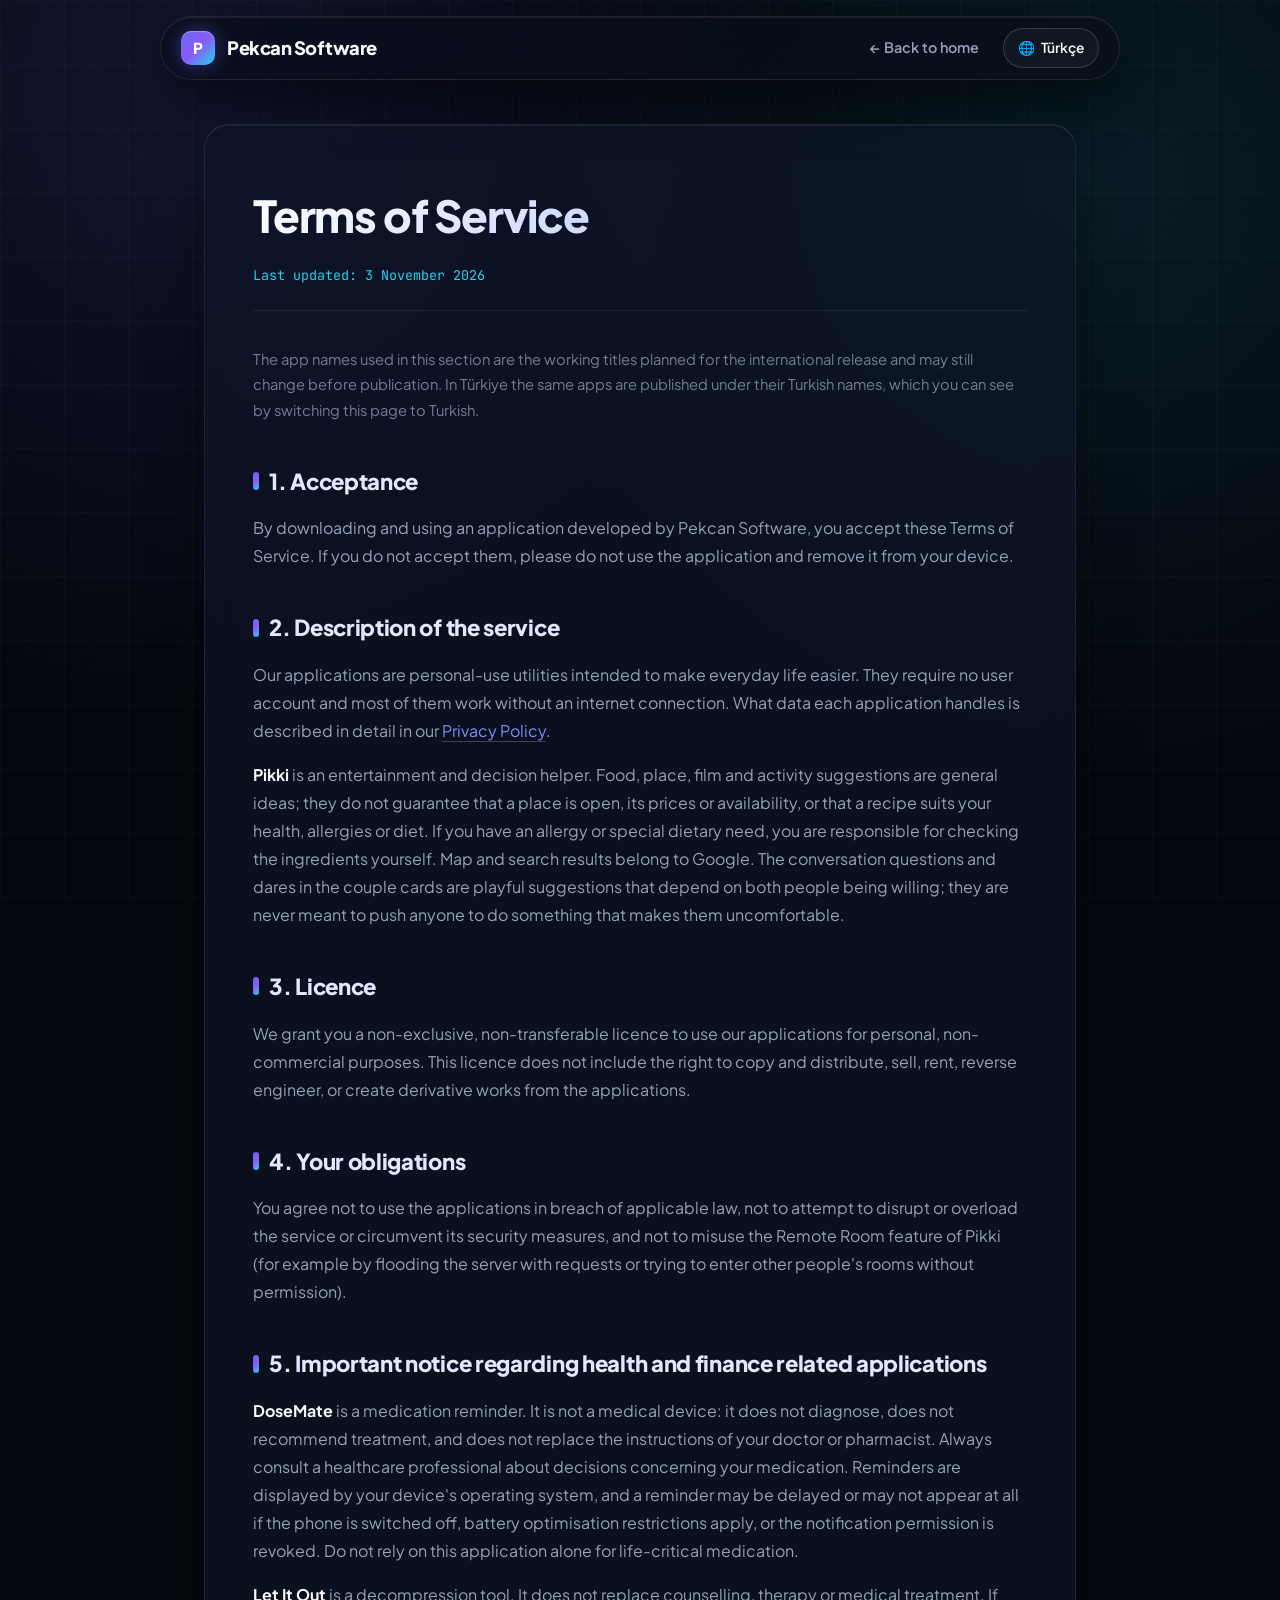
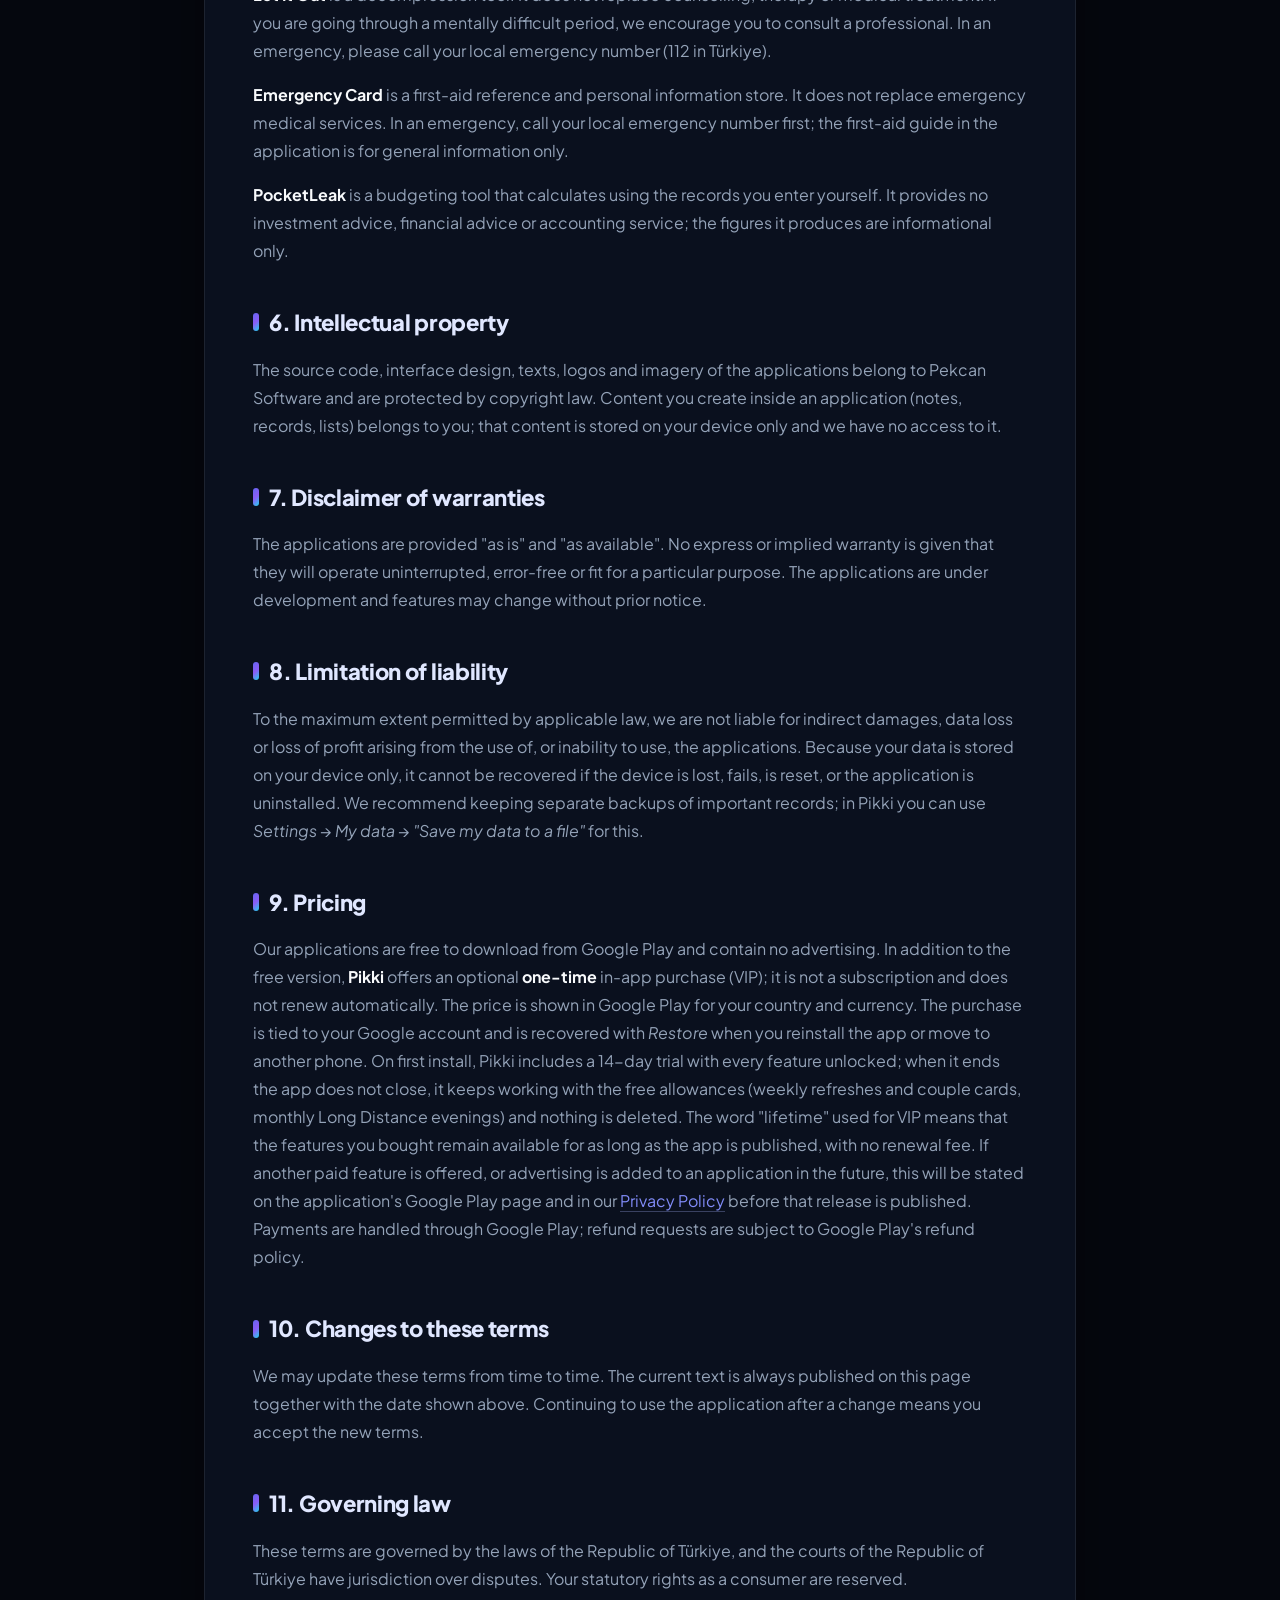
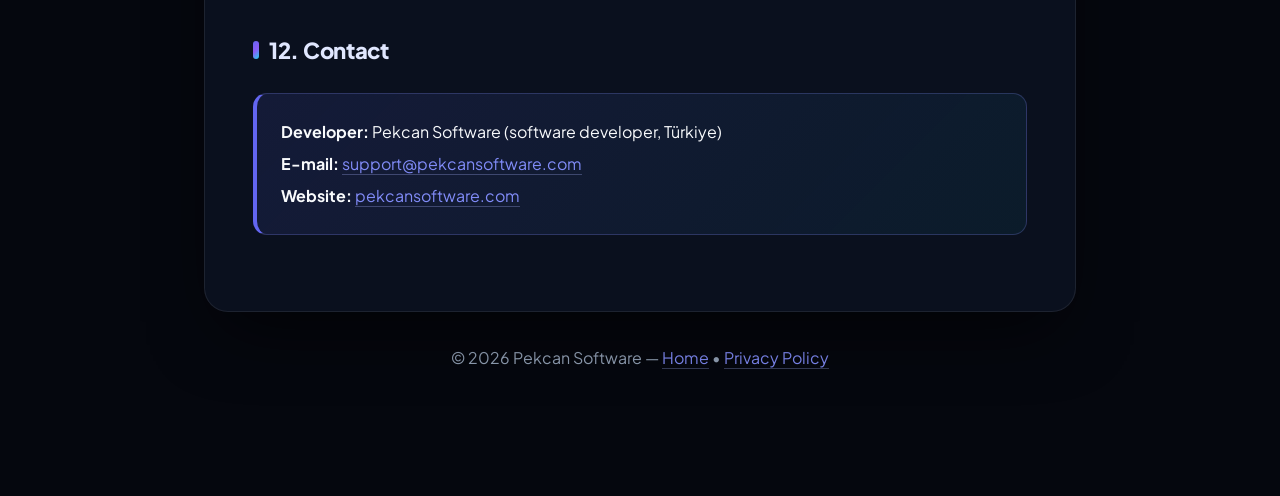
<file: terms.html>
<!DOCTYPE html>
<html lang="en" data-lang="en">
<head>
    <meta charset="UTF-8">
    <meta name="viewport" content="width=device-width, initial-scale=1.0">
    <title>Terms of Service | Pekcan Software</title>
    <meta name="description" content="Terms of Service for Pekcan Software mobile apps. Available in English and Turkish.">
    <meta name="theme-color" content="#0b0f19">
    <link rel="icon" href="data:image/svg+xml,%3Csvg xmlns='http://www.w3.org/2000/svg' viewBox='0 0 64 64'%3E%3Crect width='64' height='64' rx='14' fill='%236366f1'/%3E%3Ctext x='32' y='45' font-family='Segoe UI,Arial,sans-serif' font-size='38' font-weight='bold' fill='white' text-anchor='middle'%3EP%3C/text%3E%3C/svg%3E">
    <link rel="preconnect" href="https://fonts.googleapis.com">
    <link rel="preconnect" href="https://fonts.gstatic.com" crossorigin>
    <link href="https://fonts.googleapis.com/css2?family=Instrument+Serif:ital@0;1&family=JetBrains+Mono:wght@400;500;600&family=Plus+Jakarta+Sans:wght@400;500;600;700;800&display=swap" rel="stylesheet">
    <style>
        :root {
            --bg-primary: #05070e;
            --bg-secondary: #0b0f1c;
            --bg-card: rgba(15, 22, 41, 0.65);
            --border-color: rgba(255, 255, 255, 0.08);
            --text-primary: #f8fafc;
            --text-secondary: #94a3b8;
            --accent: #6366f1;
            --accent-cyan: #22d3ee;
            --accent-gradient: linear-gradient(135deg, #6366f1 0%, #8b5cf6 50%, #22d3ee 100%);
            --radius: 24px;
        }

        * {
            margin: 0;
            padding: 0;
            box-sizing: border-box;
            font-family: 'Plus Jakarta Sans', -apple-system, BlinkMacSystemFont, sans-serif;
        }

        html {
            scroll-behavior: smooth;
            color-scheme: dark;
        }

        body {
            background-color: var(--bg-primary);
            background-image:
                radial-gradient(circle at 15% 10%, rgba(99, 102, 241, 0.14) 0%, transparent 45%),
                radial-gradient(circle at 85% 20%, rgba(34, 211, 238, 0.1) 0%, transparent 45%),
                linear-gradient(to right, rgba(255, 255, 255, 0.02) 1px, transparent 1px),
                linear-gradient(to bottom, rgba(255, 255, 255, 0.02) 1px, transparent 1px);
            background-size: 100% 100%, 100% 100%, 64px 64px, 64px 64px;
            background-attachment: fixed;
            color: var(--text-primary);
            line-height: 1.75;
            padding-bottom: 60px;
            -webkit-font-smoothing: antialiased;
        }

        a {
            color: #a5b4fc;
            text-decoration: none;
            border-bottom: 1px solid rgba(165, 180, 252, 0.3);
            transition: color 0.2s, border-color 0.2s;
        }

        a:hover {
            color: var(--accent-cyan);
            border-color: var(--accent-cyan);
        }

        nav {
            position: sticky;
            top: 16px;
            max-width: 960px;
            margin: 16px auto 0;
            backdrop-filter: blur(20px) saturate(160%);
            -webkit-backdrop-filter: blur(20px) saturate(160%);
            background: rgba(9, 13, 24, 0.78);
            border: 1px solid rgba(255, 255, 255, 0.09);
            border-radius: 999px;
            box-shadow: 0 20px 50px rgba(0, 0, 0, 0.5), inset 0 1px 0 rgba(255, 255, 255, 0.08);
            z-index: 100;
        }

        .nav-content {
            display: flex;
            justify-content: space-between;
            align-items: center;
            height: 62px;
            max-width: 960px;
            margin: 0 auto;
            padding: 0 20px;
        }

        .logo {
            display: flex;
            align-items: center;
            gap: 12px;
            text-decoration: none;
            border-bottom: none;
            color: var(--text-primary);
            font-size: 1.15rem;
            font-weight: 800;
            letter-spacing: -0.5px;
        }

        .logo-badge {
            width: 34px;
            height: 34px;
            background: var(--accent-gradient);
            border-radius: 10px;
            display: flex;
            align-items: center;
            justify-content: center;
            color: white;
            font-size: 0.95rem;
            font-weight: 800;
            box-shadow: 0 0 20px rgba(99, 102, 241, 0.45), inset 0 1px 1px rgba(255, 255, 255, 0.35);
        }

        .back-link {
            color: var(--text-secondary);
            text-decoration: none;
            border-bottom: none;
            font-size: 0.9rem;
            font-weight: 600;
            padding: 7px 14px;
            border-radius: 99px;
            transition: all 0.2s ease;
        }

        .back-link:hover {
            color: var(--text-primary);
            background: rgba(255, 255, 255, 0.06);
        }

        .content-container {
            max-width: 920px;
            margin: 44px auto 0;
            padding: 0 24px;
        }

        .privacy-box {
            background: var(--bg-card);
            backdrop-filter: blur(18px);
            -webkit-backdrop-filter: blur(18px);
            border: 1px solid var(--border-color);
            border-radius: var(--radius);
            padding: 52px 48px;
            box-shadow: 0 30px 70px -20px rgba(0, 0, 0, 0.7), inset 0 1px 0 rgba(255, 255, 255, 0.08);
        }

        h1 {
            font-size: clamp(2rem, 3.8vw, 2.75rem);
            font-weight: 800;
            margin-bottom: 10px;
            letter-spacing: -1.2px;
            background: linear-gradient(135deg, #ffffff 0%, #c7d2fe 55%, #67e8f9 100%);
            -webkit-background-clip: text;
            -webkit-text-fill-color: transparent;
        }

        .meta-date {
            font-family: 'JetBrains Mono', monospace;
            color: var(--accent-cyan);
            font-size: 0.84rem;
            margin-bottom: 36px;
            padding-bottom: 22px;
            border-bottom: 1px solid var(--border-color);
        }

        h2 {
            font-size: 1.38rem;
            font-weight: 800;
            letter-spacing: -0.3px;
            margin: 38px 0 14px;
            color: #e0e7ff;
            display: flex;
            align-items: center;
            gap: 10px;
        }

        h2::before {
            content: '';
            width: 6px;
            height: 18px;
            border-radius: 4px;
            background: var(--accent-gradient);
            display: inline-block;
            flex-shrink: 0;
        }

        p, ul {
            color: var(--text-secondary);
            font-size: 1rem;
            margin-bottom: 16px;
        }

        ul {
            padding-left: 24px;
        }

        li {
            margin-bottom: 10px;
        }

        li::marker {
            color: #818cf8;
        }

        strong {
            color: var(--text-primary);
        }

        h3 {
            font-size: 1.08rem;
            font-weight: 700;
            color: var(--text-primary);
            margin: 26px 0 10px;
        }

        .lang-note {
            margin: 0 0 28px;
            padding: 14px 18px;
            border: 1px solid var(--border-color);
            border-radius: 12px;
            background: rgba(99, 102, 241, 0.08);
            font-size: 0.9rem;
        }

        .lang-divider {
            margin: 48px 0 8px;
            padding-top: 28px;
            border-top: 1px solid var(--border-color);
        }

        .no-collect li::marker {
            color: #34d399;
        }

        .contact-highlight {
            background: linear-gradient(135deg, rgba(99, 102, 241, 0.12) 0%, rgba(34, 211, 238, 0.06) 100%);
            border: 1px solid rgba(129, 140, 248, 0.25);
            border-left: 4px solid var(--accent);
            padding: 20px 24px;
            border-radius: 14px;
            margin: 24px 0;
        }

        .contact-highlight p {
            margin: 4px 0;
            color: var(--text-primary);
        }

        footer {
            text-align: center;
            margin-top: 50px;
            color: var(--text-secondary);
            font-size: 0.85rem;
        }

        @media (max-width: 768px) {
            .content-container {
                padding: 0 16px;
                margin-top: 24px;
            }

            nav {
                position: static;
                margin: 12px 14px 0;
                border-radius: 22px;
            }

            [id] {
                scroll-margin-top: 16px;
            }

            .privacy-box {
                padding: 26px 20px;
                border-radius: 20px;
            }

            h1 {
                font-size: 1.7rem;
                line-height: 1.25;
            }

            h2 {
                font-size: 1.18rem;
            }

            h3 {
                font-size: 1rem;
            }

            p, ul, li {
                font-size: 0.95rem;
            }

            ul {
                padding-left: 20px;
            }

            .nav-content {
                height: auto;
                padding-top: 12px;
                padding-bottom: 12px;
                gap: 10px;
                flex-wrap: wrap;
            }

            .back-link {
                font-size: 0.85rem;
            }

            .contact-highlight {
                padding: 16px 18px;
            }

            .contact-highlight a,
            .lang-note a {
                word-break: break-word;
            }
        }

        .footer-note {
            text-align: center;
            padding: 32px 20px 48px;
            color: var(--text-secondary);
            font-size: 0.88rem;
        }

        .footer-note a {
            text-decoration: none;
        }

        [id] {
            scroll-margin-top: 96px;
        }

        /* ---- Dil degistirme ---- */
        html[data-lang="en"] .t-tr { display: none !important; }
        html[data-lang="tr"] .t-en { display: none !important; }

        .nav-right {
            display: flex;
            align-items: center;
            gap: 10px;
        }

        .lang-btn {
            background: rgba(255, 255, 255, 0.04);
            border: 1px solid rgba(255, 255, 255, 0.16);
            color: var(--text-primary);
            font: inherit;
            font-size: 0.86rem;
            font-weight: 600;
            padding: 7px 14px;
            border-radius: 99px;
            cursor: pointer;
            display: inline-flex;
            align-items: center;
            gap: 0.4rem;
            transition: all 0.2s ease;
        }

        .lang-btn:hover,
        .lang-btn:focus-visible {
            background: rgba(34, 211, 238, 0.14);
            border-color: rgba(34, 211, 238, 0.45);
            color: var(--text-primary);
            outline: none;
        }
    </style>
</head>
<body>

<nav>
    <div class="nav-content">
        <a href="index.html" class="logo">
            <div class="logo-badge">P</div>
            <span>Pekcan Software</span>
        </a>
        <div class="nav-right">
            <a href="index.html" class="back-link t-en">← Back to home</a>
            <a href="index.html" class="back-link t-tr">← Ana Sayfaya Dön</a>
            <button type="button" id="langBtn" class="lang-btn"
                    aria-label="Change language / Dili değiştir">
                <span aria-hidden="true">🌐</span><span id="langBtnText">Türkçe</span>
            </button>
        </div>
    </div>
</nav>

<div class="content-container">
    <div class="privacy-box">
        <div class="t-tr">
        <h1>Kullanım Şartları</h1>
        <div class="meta-date">Son Güncelleme: 3 Kasım 2026</div>

        <h2>1. Kabul</h2>
        <p>Pekcan Software tarafından geliştirilen bir uygulamayı indirip kullanarak bu Kullanım Şartları'nı kabul etmiş olursunuz. Şartları kabul etmiyorsanız lütfen uygulamayı kullanmayın ve cihazınızdan kaldırın.</p>

        <h2>2. Hizmetin Tanımı</h2>
        <p>Uygulamalarımız, günlük hayatı kolaylaştırmayı amaçlayan kişisel kullanıma yönelik yardımcı araçlardır. Kullanıcı hesabı gerektirmez ve büyük bölümü internet bağlantısı olmadan çalışır. Uygulamaların hangi veriyi nasıl işlediği <a href="privacy.html" style="color:#818cf8;">Gizlilik Politikamızda</a> ayrıntılı olarak açıklanmıştır.</p>
        <p><strong>Pikki</strong> bir eğlence ve karar yardımcısıdır. Yemek, mekân, film ve aktivite önerileri genel fikirlerdir; bir mekânın açık olduğunu, fiyatını, müsaitliğini ya da bir tarifin sizin sağlığınıza, alerjilerinize veya beslenme düzeninize uygun olduğunu garanti etmez. Alerjisi veya özel bir beslenme gereksinimi olanların içerikleri kendilerinin kontrol etmesi gerekir. Harita ve arama sonuçları Google'a aittir. Çift kartlarındaki sohbet soruları ve meydan okumalar, iki tarafın da isteğine bağlı eğlenceli önerilerdir; hiçbir kimseyi rahatsız edecek bir şeyi yapmaya zorlamak amacı taşımaz.</p>

        <h2>3. Kullanım Hakkı</h2>
        <p>Size, uygulamalarımızı kişisel ve ticari olmayan amaçlarla kullanmanız için devredilemez ve münhasır olmayan bir lisans veriyoruz. Bu lisans; uygulamayı kopyalayıp dağıtma, satma, kiralama, kaynak koduna dönüştürme (tersine mühendislik) veya türev çalışma üretme hakkını içermez.</p>

        <h2>4. Kullanıcı Yükümlülükleri</h2>
        <ul>
            <li>Uygulamaları yürürlükteki mevzuata aykırı biçimde kullanmamayı,</li>
            <li>Hizmetin işleyişini bozacak, aşırı yük bindirecek veya güvenlik önlemlerini aşmaya yönelik girişimlerde bulunmamayı,</li>
            <li>Pikki uygulamasının Uzak Mesafe Odası özelliğini kötüye kullanmamayı (örneğin sunucuya aşırı istek göndermeyi veya başkalarının odalarına izinsiz girmeyi denememeyi)</li>
        </ul>
        <p>kabul edersiniz.</p>

        <h2>5. Sağlık ve Finans İçerikli Uygulamalar Hakkında Önemli Uyarı</h2>
        <p><strong>Şifa Takip</strong> bir ilaç saati hatırlatıcısıdır. Tıbbi bir cihaz değildir; teşhis koymaz, tedavi önermez ve doktorunuzun ya da eczacınızın talimatlarının yerine geçmez. İlaçlarınızla ilgili kararları daima sağlık profesyonelinize danışarak alın. Bildirimler cihazınızın işletim sistemi tarafından gösterilir; telefonun kapalı olması, pil tasarrufu kısıtlamaları veya bildirim izninin kapatılması gibi nedenlerle bir hatırlatma gecikebilir veya hiç görünmeyebilir. Hayati önem taşıyan ilaç takibinde tek başına bu uygulamaya güvenmeyin.</p>
        <p><strong>İçini Dök</strong> bir rahatlama aracıdır. Psikolojik danışmanlık, terapi veya tıbbi tedavi yerine geçmez. Ruhsal açıdan zor bir dönemden geçiyorsanız bir uzmana başvurmanızı öneririz. Acil bir durumdaysanız lütfen 112'yi arayın.</p>
        <p><strong>Acil Durum Kasası</strong> bir ilk yardım bilgi ve kişisel bilgi saklama aracıdır. Acil sağlık hizmetinin yerine geçmez. Acil bir durumda önce 112'yi arayın; uygulamadaki ilk yardım rehberi yalnızca genel bilgilendirme amaçlıdır.</p>
        <p><strong>Cebimdeki Delik</strong> kendi girdiğiniz kayıtlar üzerinden hesaplama yapan bir bütçe aracıdır. Yatırım danışmanlığı, finansal danışmanlık veya muhasebe hizmeti sunmaz; ürettiği rakamlar bilgilendirme amaçlıdır.</p>

        <h2>6. Fikri Mülkiyet</h2>
        <p>Uygulamaların kaynak kodu, arayüz tasarımı, metinleri, logoları ve görselleri Pekcan Software'e aittir ve telif hakkı mevzuatı ile korunmaktadır. Uygulama içinde sizin oluşturduğunuz içerik (notlar, kayıtlar, listeler) size aittir; bu içerik zaten yalnızca sizin cihazınızda tutulur ve bizim erişimimiz yoktur.</p>

        <h2>7. Garanti Reddi</h2>
        <p>Uygulamalar "olduğu gibi" ve "mevcut haliyle" sunulur. Kesintisiz, hatasız veya belirli bir amaca uygun çalışacaklarına dair açık ya da zımni bir garanti verilmez. Uygulamalar geliştirme aşamasındadır ve özellikler önceden bildirilmeksizin değişebilir.</p>

        <h2>8. Sorumluluğun Sınırlandırılması</h2>
        <p>Yürürlükteki mevzuatın izin verdiği azami ölçüde, uygulamaların kullanımından veya kullanılamamasından doğabilecek dolaylı zararlardan, veri kaybından ya da kâr kaybından sorumlu değiliz. Verileriniz yalnızca cihazınızda saklandığı için, cihazın kaybolması, arızalanması, sıfırlanması veya uygulamanın kaldırılması durumunda veriler geri getirilemez. Önemli kayıtlarınızın ayrıca yedeğini almanızı öneririz; Pikki'de bunun için <em>Ayarlar → Verilerim → "Verilerimi dosyaya aktar"</em> kullanılabilir.</p>

        <h2>9. Ücretlendirme</h2>
        <p>Uygulamalarımız Google Play'den ücretsiz indirilir ve reklam içermez. <strong>Pikki</strong>'ta ücretsiz sürümün yanında isteğe bağlı, <strong>tek seferlik</strong> bir uygulama içi satın alma (VIP) bulunur; bu bir abonelik değildir ve kendiliğinden yenilenmez. Fiyat, Google Play'de ülkenize ve para biriminize göre gösterilir. Satın alma Google hesabınıza bağlıdır; uygulamayı yeniden kurduğunuzda ya da başka bir telefona geçtiğinizde <em>Geri Yükle</em> ile kurtarılır. Pikki'nin ilk kurulumunda 14 gün süren, tüm özellikleri açan bir deneme süresi vardır; süre bitince uygulama kapanmaz, ücretsiz haklarla (haftalık yenileme ve çift kartı hakkı, aylık Uzak Mesafe akşamı hakkı) kullanılmaya devam eder ve hiçbir kayıt silinmez. VIP için kullanılan "ömür boyu" ifadesi, satın aldığınız özelliklerin uygulama yayında olduğu sürece, yenileme ücreti ödemeden geçerli olduğunu anlatır. İleride başka bir ücretli özellik sunulması ya da bir uygulamaya reklam eklenmesi halinde, bu durum uygulamanın Google Play sayfasında ve <a href="privacy.html" style="color:#818cf8;">gizlilik politikamızda</a> sürüm yayınlanmadan önce belirtilir. Ödeme işlemleri Google Play üzerinden gerçekleşir; iade talepleri Google Play'in iade politikasına tabidir.</p>

        <h2>10. Şartlardaki Değişiklikler</h2>
        <p>Bu şartları zaman zaman güncelleyebiliriz. Güncel metin her zaman bu sayfada, üstteki tarihle birlikte yayınlanır. Değişiklikten sonra uygulamayı kullanmaya devam etmeniz yeni şartları kabul ettiğiniz anlamına gelir.</p>

        <h2>11. Uygulanacak Hukuk</h2>
        <p>Bu şartlar Türkiye Cumhuriyeti hukukuna tabidir. Uyuşmazlıklarda Türkiye Cumhuriyeti mahkemeleri ve icra daireleri yetkilidir. Tüketici sıfatıyla sahip olduğunuz yasal haklar saklıdır.</p>

        <h2>12. İletişim</h2>
        <div class="contact-highlight">
            <p><strong>Geliştirici:</strong> Pekcan Software (yazılım geliştiricisi, Türkiye)</p>
            <p><strong>E-posta:</strong> <a href="mailto:support@pekcansoftware.com" style="color:#818cf8; text-decoration:none;">support@pekcansoftware.com</a></p>
            <p><strong>Web sitesi:</strong> <a href="https://pekcansoftware.com/" style="color:#818cf8; text-decoration:none;">pekcansoftware.com</a></p>
        </div>

        </div>

        <div class="t-en">
        <div id="english">
            <h1>Terms of Service</h1>
            <div class="meta-date">Last updated: 3 November 2026</div>
        </div>

        <p style="opacity:0.75; font-size:0.92rem;">The app names used in this section are the working titles planned for the international release and may still change before publication. In Türkiye the same apps are published under their Turkish names, which you can see by switching this page to Turkish.</p>

        <h2>1. Acceptance</h2>
        <p>By downloading and using an application developed by Pekcan Software, you accept these Terms of Service. If you do not accept them, please do not use the application and remove it from your device.</p>


        <h2>2. Description of the service</h2>
        <p>Our applications are personal-use utilities intended to make everyday life easier. They require no user account and most of them work without an internet connection. What data each application handles is described in detail in our <a href="privacy.html" style="color:#818cf8;">Privacy Policy</a>.</p>
        <p><strong>Pikki</strong> is an entertainment and decision helper. Food, place, film and activity suggestions are general ideas; they do not guarantee that a place is open, its prices or availability, or that a recipe suits your health, allergies or diet. If you have an allergy or special dietary need, you are responsible for checking the ingredients yourself. Map and search results belong to Google. The conversation questions and dares in the couple cards are playful suggestions that depend on both people being willing; they are never meant to push anyone to do something that makes them uncomfortable.</p>

        <h2>3. Licence</h2>
        <p>We grant you a non-exclusive, non-transferable licence to use our applications for personal, non-commercial purposes. This licence does not include the right to copy and distribute, sell, rent, reverse engineer, or create derivative works from the applications.</p>

        <h2>4. Your obligations</h2>
        <p>You agree not to use the applications in breach of applicable law, not to attempt to disrupt or overload the service or circumvent its security measures, and not to misuse the Remote Room feature of Pikki (for example by flooding the server with requests or trying to enter other people's rooms without permission).</p>

        <h2>5. Important notice regarding health and finance related applications</h2>
        <p><strong>DoseMate</strong> is a medication reminder. It is not a medical device: it does not diagnose, does not recommend treatment, and does not replace the instructions of your doctor or pharmacist. Always consult a healthcare professional about decisions concerning your medication. Reminders are displayed by your device's operating system, and a reminder may be delayed or may not appear at all if the phone is switched off, battery optimisation restrictions apply, or the notification permission is revoked. Do not rely on this application alone for life-critical medication.</p>
        <p><strong>Let It Out</strong> is a decompression tool. It does not replace counselling, therapy or medical treatment. If you are going through a mentally difficult period, we encourage you to consult a professional. In an emergency, please call your local emergency number (112 in Türkiye).</p>
        <p><strong>Emergency Card</strong> is a first-aid reference and personal information store. It does not replace emergency medical services. In an emergency, call your local emergency number first; the first-aid guide in the application is for general information only.</p>
        <p><strong>PocketLeak</strong> is a budgeting tool that calculates using the records you enter yourself. It provides no investment advice, financial advice or accounting service; the figures it produces are informational only.</p>

        <h2>6. Intellectual property</h2>
        <p>The source code, interface design, texts, logos and imagery of the applications belong to Pekcan Software and are protected by copyright law. Content you create inside an application (notes, records, lists) belongs to you; that content is stored on your device only and we have no access to it.</p>

        <h2>7. Disclaimer of warranties</h2>
        <p>The applications are provided "as is" and "as available". No express or implied warranty is given that they will operate uninterrupted, error-free or fit for a particular purpose. The applications are under development and features may change without prior notice.</p>

        <h2>8. Limitation of liability</h2>
        <p>To the maximum extent permitted by applicable law, we are not liable for indirect damages, data loss or loss of profit arising from the use of, or inability to use, the applications. Because your data is stored on your device only, it cannot be recovered if the device is lost, fails, is reset, or the application is uninstalled. We recommend keeping separate backups of important records; in Pikki you can use <em>Settings → My data → "Save my data to a file"</em> for this.</p>

        <h2>9. Pricing</h2>
        <p>Our applications are free to download from Google Play and contain no advertising. In addition to the free version, <strong>Pikki</strong> offers an optional <strong>one-time</strong> in-app purchase (VIP); it is not a subscription and does not renew automatically. The price is shown in Google Play for your country and currency. The purchase is tied to your Google account and is recovered with <em>Restore</em> when you reinstall the app or move to another phone. On first install, Pikki includes a 14-day trial with every feature unlocked; when it ends the app does not close, it keeps working with the free allowances (weekly refreshes and couple cards, monthly Long Distance evenings) and nothing is deleted. The word "lifetime" used for VIP means that the features you bought remain available for as long as the app is published, with no renewal fee. If another paid feature is offered, or advertising is added to an application in the future, this will be stated on the application's Google Play page and in our <a href="privacy.html" style="color:#818cf8;">Privacy Policy</a> before that release is published. Payments are handled through Google Play; refund requests are subject to Google Play's refund policy.</p>

        <h2>10. Changes to these terms</h2>
        <p>We may update these terms from time to time. The current text is always published on this page together with the date shown above. Continuing to use the application after a change means you accept the new terms.</p>

        <h2>11. Governing law</h2>
        <p>These terms are governed by the laws of the Republic of Türkiye, and the courts of the Republic of Türkiye have jurisdiction over disputes. Your statutory rights as a consumer are reserved.</p>

        <h2>12. Contact</h2>
        <div class="contact-highlight">
            <p><strong>Developer:</strong> Pekcan Software (software developer, Türkiye)</p>
            <p><strong>E-mail:</strong> <a href="mailto:support@pekcansoftware.com" style="color:#818cf8; text-decoration:none;">support@pekcansoftware.com</a></p>
            <p><strong>Website:</strong> <a href="https://pekcansoftware.com/" style="color:#818cf8; text-decoration:none;">pekcansoftware.com</a></p>
        </div>

        </div>
    </div>

    <div class="footer-note">
        <p class="t-en">&copy; 2026 Pekcan Software &mdash; <a href="index.html" style="color:#818cf8;">Home</a> &bull; <a href="privacy.html" style="color:#818cf8;">Privacy Policy</a></p>
        <p class="t-tr">&copy; 2026 Pekcan Software &mdash; <a href="index.html" style="color:#818cf8;">Ana Sayfa</a> &bull; <a href="privacy.html" style="color:#818cf8;">Gizlilik Politikası</a></p>
    </div>
</div>

<script>
// Dil secimi: ana sayfadaki ile ayni anahtari kullanir, boylece
// kullanicinin secimi sayfalar arasinda tasinir.
(function () {
    var ANAHTAR = 'ps_dil';
    var DILLER = ['en', 'tr'];
    var kok = document.documentElement;
    var dugme = document.getElementById('langBtn');
    var dugmeYazi = document.getElementById('langBtnText');
    var basliklar = { en: 'Terms of Service | Pekcan Software', tr: 'Kullanım Şartları | Pekcan Software' };

    function uygula(dil) {
        kok.setAttribute('data-lang', dil);
        kok.setAttribute('lang', dil);
        document.title = basliklar[dil];
        dugmeYazi.textContent = dil === 'en' ? 'Türkçe' : 'English';
    }

    function tarayiciDili() {
        var liste = navigator.languages || [navigator.language || 'en'];
        for (var i = 0; i < liste.length; i++) {
            var kisa = String(liste[i]).toLowerCase().split('-')[0];
            if (DILLER.indexOf(kisa) >= 0) { return kisa; }
        }
        return 'en';
    }

    var secili = null;
    try { secili = localStorage.getItem(ANAHTAR); } catch (e) { /* gizli sekme */ }
    uygula(DILLER.indexOf(secili) >= 0 ? secili : tarayiciDili());

    dugme.addEventListener('click', function () {
        var yeni = kok.getAttribute('data-lang') === 'en' ? 'tr' : 'en';
        uygula(yeni);
        try { localStorage.setItem(ANAHTAR, yeni); } catch (e) { /* yazilamadi */ }
    });
})();
</script>

</body>

</html>
</file>
<file: assets/sayfa.css>
/* about.html ve press.html icin ortak stil. Luminous Obsidian Sanctuary tasarim sistemi. */
@import url('https://fonts.googleapis.com/css2?family=Instrument+Serif:ital@0;1&family=JetBrains+Mono:wght@400;500;600&family=Plus+Jakarta+Sans:wght@400;500;600;700;800&display=swap');

:root {
    --bg-primary: #05070e;
    --bg-card: rgba(15, 22, 41, 0.62);
    --bg-card-hover: rgba(21, 31, 56, 0.82);
    --border-color: rgba(255, 255, 255, 0.08);
    --border-glow: rgba(129, 140, 248, 0.35);
    --text-primary: #f8fafc;
    --text-secondary: #94a3b8;
    --accent: #6366f1;
    --accent-cyan: #22d3ee;
    --accent-gradient: linear-gradient(135deg, #6366f1 0%, #8b5cf6 50%, #22d3ee 100%);
    --radius: 20px;
}

* {
    margin: 0;
    padding: 0;
    box-sizing: border-box;
    font-family: 'Plus Jakarta Sans', -apple-system, BlinkMacSystemFont, sans-serif;
}

html {
    scroll-behavior: smooth;
    color-scheme: dark;
}

body {
    background-color: var(--bg-primary);
    background-image:
        radial-gradient(circle at 15% 10%, rgba(99, 102, 241, 0.14) 0%, transparent 45%),
        radial-gradient(circle at 85% 20%, rgba(34, 211, 238, 0.1) 0%, transparent 45%),
        linear-gradient(to right, rgba(255, 255, 255, 0.02) 1px, transparent 1px),
        linear-gradient(to bottom, rgba(255, 255, 255, 0.02) 1px, transparent 1px);
    background-size: 100% 100%, 100% 100%, 64px 64px, 64px 64px;
    background-attachment: fixed;
    color: var(--text-primary);
    line-height: 1.7;
    overflow-x: hidden;
    -webkit-font-smoothing: antialiased;
}

a {
    color: #a5b4fc;
    text-decoration: none;
    border-bottom: 1px solid rgba(165, 180, 252, 0.3);
    transition: color 0.2s, border-color 0.2s;
}

a:hover {
    color: var(--accent-cyan);
    border-color: var(--accent-cyan);
}

.container {
    max-width: 920px;
    margin: 0 auto;
    padding: 0 24px;
}

/* Floating Glass Navbar */
nav {
    position: sticky;
    top: 16px;
    z-index: 100;
    max-width: 1120px;
    margin: 16px auto 0;
    backdrop-filter: blur(20px) saturate(160%);
    -webkit-backdrop-filter: blur(20px) saturate(160%);
    background: rgba(9, 13, 24, 0.76);
    border: 1px solid rgba(255, 255, 255, 0.09);
    border-radius: 999px;
    box-shadow: 0 20px 50px rgba(0, 0, 0, 0.5), inset 0 1px 0 rgba(255, 255, 255, 0.08);
}

.nav-content {
    display: flex;
    justify-content: space-between;
    align-items: center;
    height: 62px;
    max-width: 1120px;
    padding: 0 20px;
}

.logo {
    display: flex;
    align-items: center;
    gap: 12px;
    text-decoration: none;
    border-bottom: none;
    color: var(--text-primary);
    font-size: 1.15rem;
    font-weight: 800;
    letter-spacing: -0.5px;
}

.logo:hover {
    color: var(--text-primary);
}

.logo-badge {
    width: 36px;
    height: 36px;
    background: var(--accent-gradient);
    border-radius: 11px;
    display: flex;
    align-items: center;
    justify-content: center;
    color: white;
    font-weight: 800;
    box-shadow: 0 0 22px rgba(99, 102, 241, 0.45), inset 0 1px 1px rgba(255, 255, 255, 0.35);
}

.nav-links {
    display: flex;
    gap: 6px;
    align-items: center;
}

.nav-links a {
    color: var(--text-secondary);
    text-decoration: none;
    border-bottom: none;
    font-weight: 500;
    font-size: 0.9rem;
    padding: 7px 14px;
    border-radius: 99px;
    transition: all 0.2s ease;
}

.nav-links a:hover,
.nav-links a[aria-current="page"] {
    color: var(--text-primary);
    background: rgba(255, 255, 255, 0.06);
}

.nav-links a[aria-current="page"] {
    background: rgba(99, 102, 241, 0.16);
    border: 1px solid rgba(129, 140, 248, 0.32);
    color: #fff;
}

.lang-btn {
    background: rgba(255, 255, 255, 0.04);
    border: 1px solid rgba(255, 255, 255, 0.14);
    color: var(--text-primary);
    font: inherit;
    font-size: 0.85rem;
    font-weight: 600;
    padding: 7px 14px;
    border-radius: 99px;
    cursor: pointer;
    display: inline-flex;
    align-items: center;
    gap: 0.4rem;
    transition: all 0.2s ease;
}

.lang-btn:hover,
.lang-btn:focus-visible {
    background: rgba(34, 211, 238, 0.14);
    border-color: rgba(34, 211, 238, 0.45);
    outline: none;
}

html[data-lang="en"] .t-tr { display: none !important; }
html[data-lang="tr"] .t-en { display: none !important; }

main {
    padding: 72px 0 64px;
}

h1 {
    font-size: clamp(2.2rem, 4vw, 3.1rem);
    font-weight: 800;
    letter-spacing: -1.4px;
    line-height: 1.15;
    margin-bottom: 16px;
    background: linear-gradient(135deg, #ffffff 0%, #c7d2fe 55%, #67e8f9 100%);
    -webkit-background-clip: text;
    -webkit-text-fill-color: transparent;
}

.lead {
    color: var(--text-secondary);
    font-size: 1.18rem;
    margin-bottom: 44px;
    padding-bottom: 28px;
    border-bottom: 1px solid var(--border-color);
}

h2 {
    font-size: 1.45rem;
    font-weight: 800;
    letter-spacing: -0.4px;
    margin: 44px 0 16px;
    color: #e0e7ff;
    display: flex;
    align-items: center;
    gap: 10px;
}

h2::before {
    content: '';
    width: 8px;
    height: 20px;
    border-radius: 4px;
    background: var(--accent-gradient);
    display: inline-block;
}

p {
    margin-bottom: 16px;
    color: #cbd5e1;
}

.muted {
    color: var(--text-secondary);
}

.card {
    background: var(--bg-card);
    backdrop-filter: blur(16px);
    -webkit-backdrop-filter: blur(16px);
    border: 1px solid var(--border-color);
    border-radius: var(--radius);
    padding: 28px 30px;
    margin-bottom: 18px;
    box-shadow: 0 20px 45px -15px rgba(0, 0, 0, 0.55);
    transition: border-color 0.25s ease, transform 0.25s ease;
}

.card:hover {
    border-color: var(--border-glow);
    transform: translateY(-2px);
}

.card h3 {
    font-size: 1.15rem;
    font-weight: 700;
    margin-bottom: 8px;
    color: var(--text-primary);
}

.card p:last-child {
    margin-bottom: 0;
}

.notice {
    border: 1px solid rgba(245, 158, 11, 0.3);
    background: linear-gradient(135deg, rgba(245, 158, 11, 0.09) 0%, rgba(15, 22, 41, 0.65) 100%);
    border-radius: var(--radius);
    padding: 22px 26px;
    font-size: 0.95rem;
    color: var(--text-secondary);
    margin: 28px 0;
}

.notice strong {
    color: #fbbf24;
}

.grid {
    display: grid;
    grid-template-columns: repeat(auto-fit, minmax(240px, 1fr));
    gap: 18px;
}

.swatch {
    border: 1px solid var(--border-color);
    border-radius: 16px;
    overflow: hidden;
    background: var(--bg-card);
    transition: transform 0.2s ease, border-color 0.2s ease;
}

.swatch:hover {
    transform: translateY(-3px);
    border-color: var(--border-glow);
}

.swatch-color {
    height: 76px;
}

.swatch-info {
    padding: 14px 16px;
    font-family: 'JetBrains Mono', monospace;
    font-size: 0.85rem;
    color: var(--text-secondary);
}

.swatch-info strong {
    font-family: 'Plus Jakarta Sans', sans-serif;
    display: block;
    color: var(--text-primary);
    margin-bottom: 2px;
    font-size: 0.92rem;
}

.dl {
    display: inline-flex;
    align-items: center;
    gap: 8px;
    margin: 10px 10px 4px 0;
    padding: 11px 22px;
    border-radius: 99px;
    background: var(--accent-gradient);
    color: #fff !important;
    border-bottom: none !important;
    text-decoration: none;
    font-weight: 700;
    font-size: 0.92rem;
    box-shadow: 0 8px 22px rgba(99, 102, 241, 0.35);
    transition: transform 0.2s ease, box-shadow 0.2s ease;
}

.dl:hover {
    transform: translateY(-2px);
    box-shadow: 0 12px 28px rgba(34, 211, 238, 0.4);
}

.asset-preview {
    background: repeating-conic-gradient(#1e293b 0% 25%, #0f172a 0% 50%) 50% / 24px 24px;
    border: 1px solid var(--border-color);
    border-radius: 16px;
    padding: 24px;
    display: inline-block;
    margin-bottom: 14px;
}

.asset-preview img {
    display: block;
    width: 120px;
    height: 120px;
}

.og-preview {
    width: 100%;
    max-width: 620px;
    border-radius: 14px;
    border: 1px solid var(--border-color);
    display: block;
    margin-bottom: 14px;
}

table {
    width: 100%;
    border-collapse: collapse;
    font-size: 0.95rem;
}

th, td {
    text-align: left;
    padding: 12px 14px;
    border-bottom: 1px solid var(--border-color);
    vertical-align: top;
}

tr:last-child th,
tr:last-child td {
    border-bottom: none;
}

th {
    color: var(--text-secondary);
    font-weight: 600;
    width: 34%;
}

footer {
    border-top: 1px solid var(--border-color);
    padding: 44px 0 52px;
    color: var(--text-secondary);
    font-size: 0.9rem;
    text-align: center;
    background: rgba(5, 7, 14, 0.8);
}

.footer-links {
    display: flex;
    justify-content: center;
    flex-wrap: wrap;
    gap: 10px 22px;
    margin-top: 14px;
}

.footer-links a {
    color: var(--text-secondary);
    text-decoration: none;
    border-bottom: none;
}

.footer-links a:hover {
    color: var(--text-primary);
}

@media (max-width: 768px) {
    .container { padding: 0 18px; }
    nav {
        position: static;
        margin: 12px 14px 0;
        border-radius: 22px;
    }
    .nav-content {
        flex-direction: column;
        height: auto;
        gap: 12px;
        padding-top: 14px;
        padding-bottom: 14px;
    }
    .nav-links {
        flex-wrap: wrap;
        justify-content: center;
        gap: 6px 10px;
    }
    .nav-links a { font-size: 0.85rem; }
    main { padding: 40px 0 36px; }
    h1 { font-size: 2rem; }
    .card { padding: 22px 20px; }
    th, td { display: block; width: 100%; }
    th { border-bottom: 0; padding-bottom: 2px; }
}
</file>
